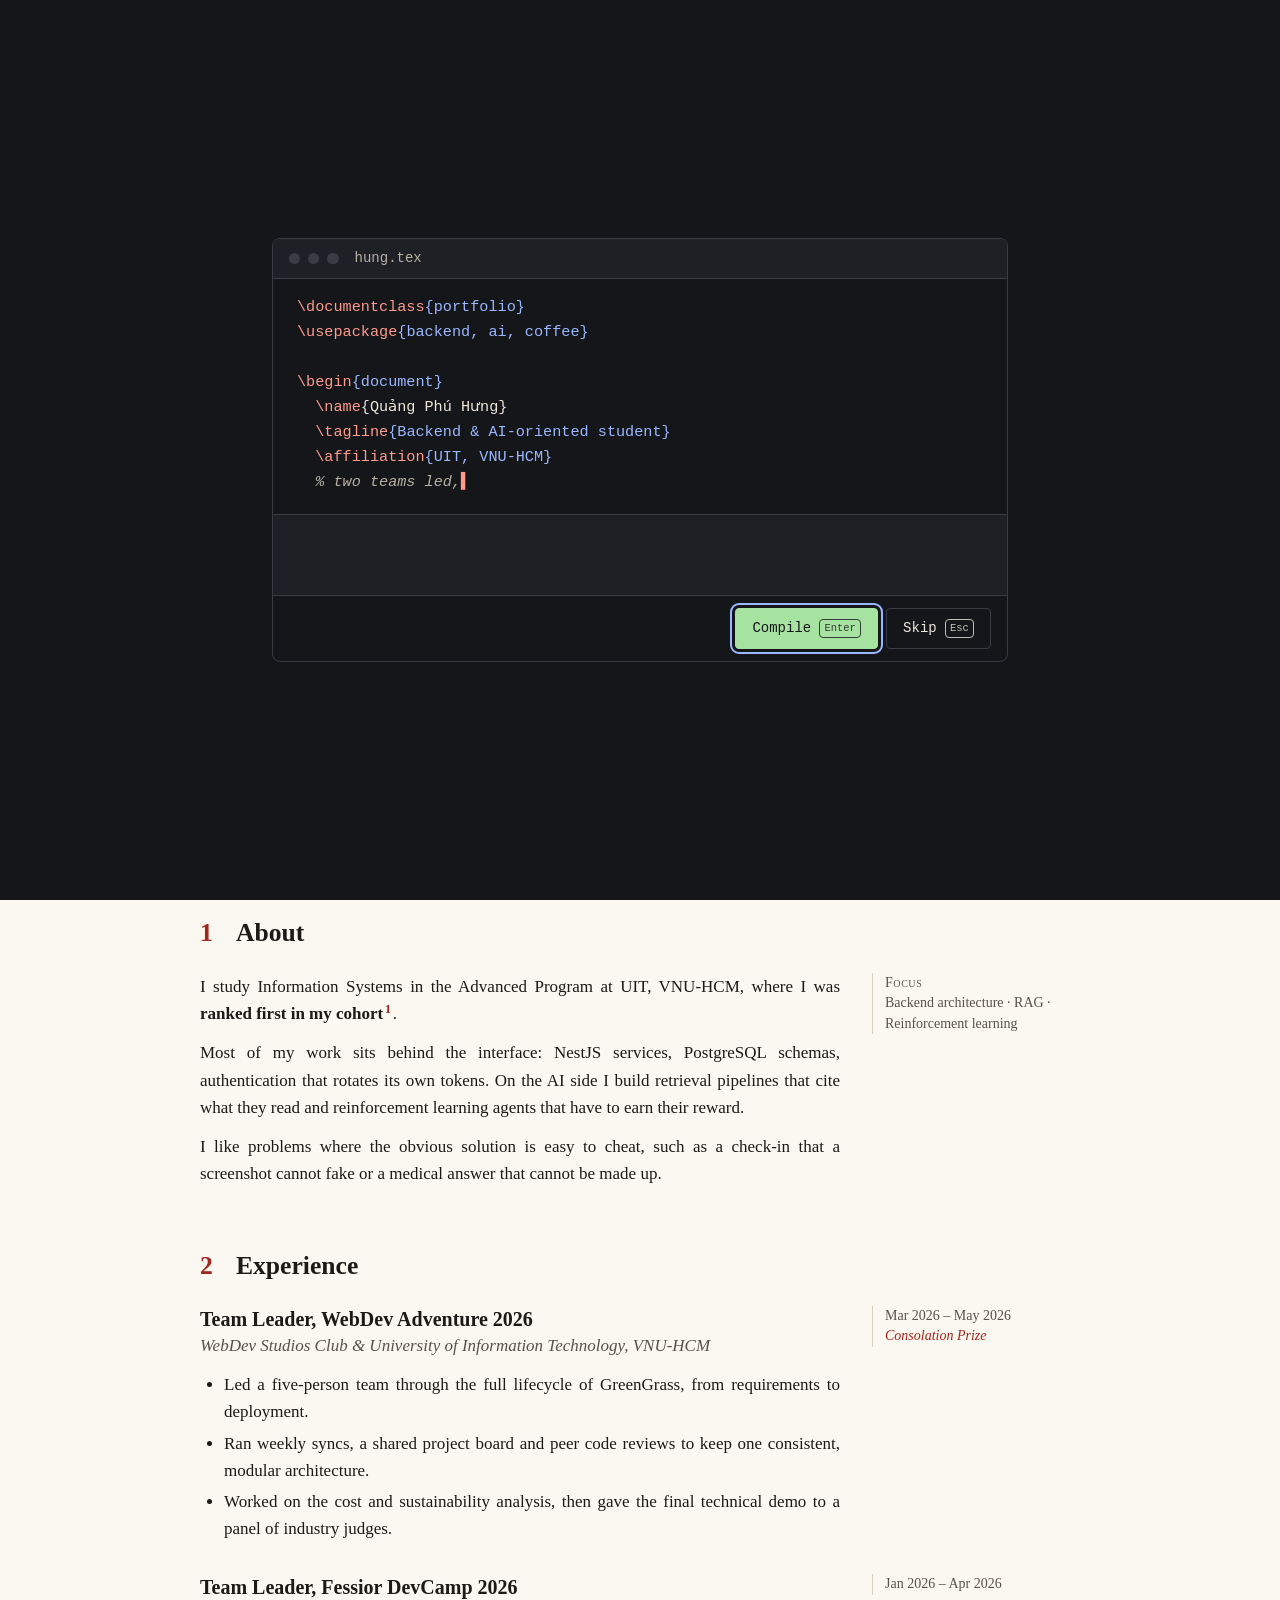
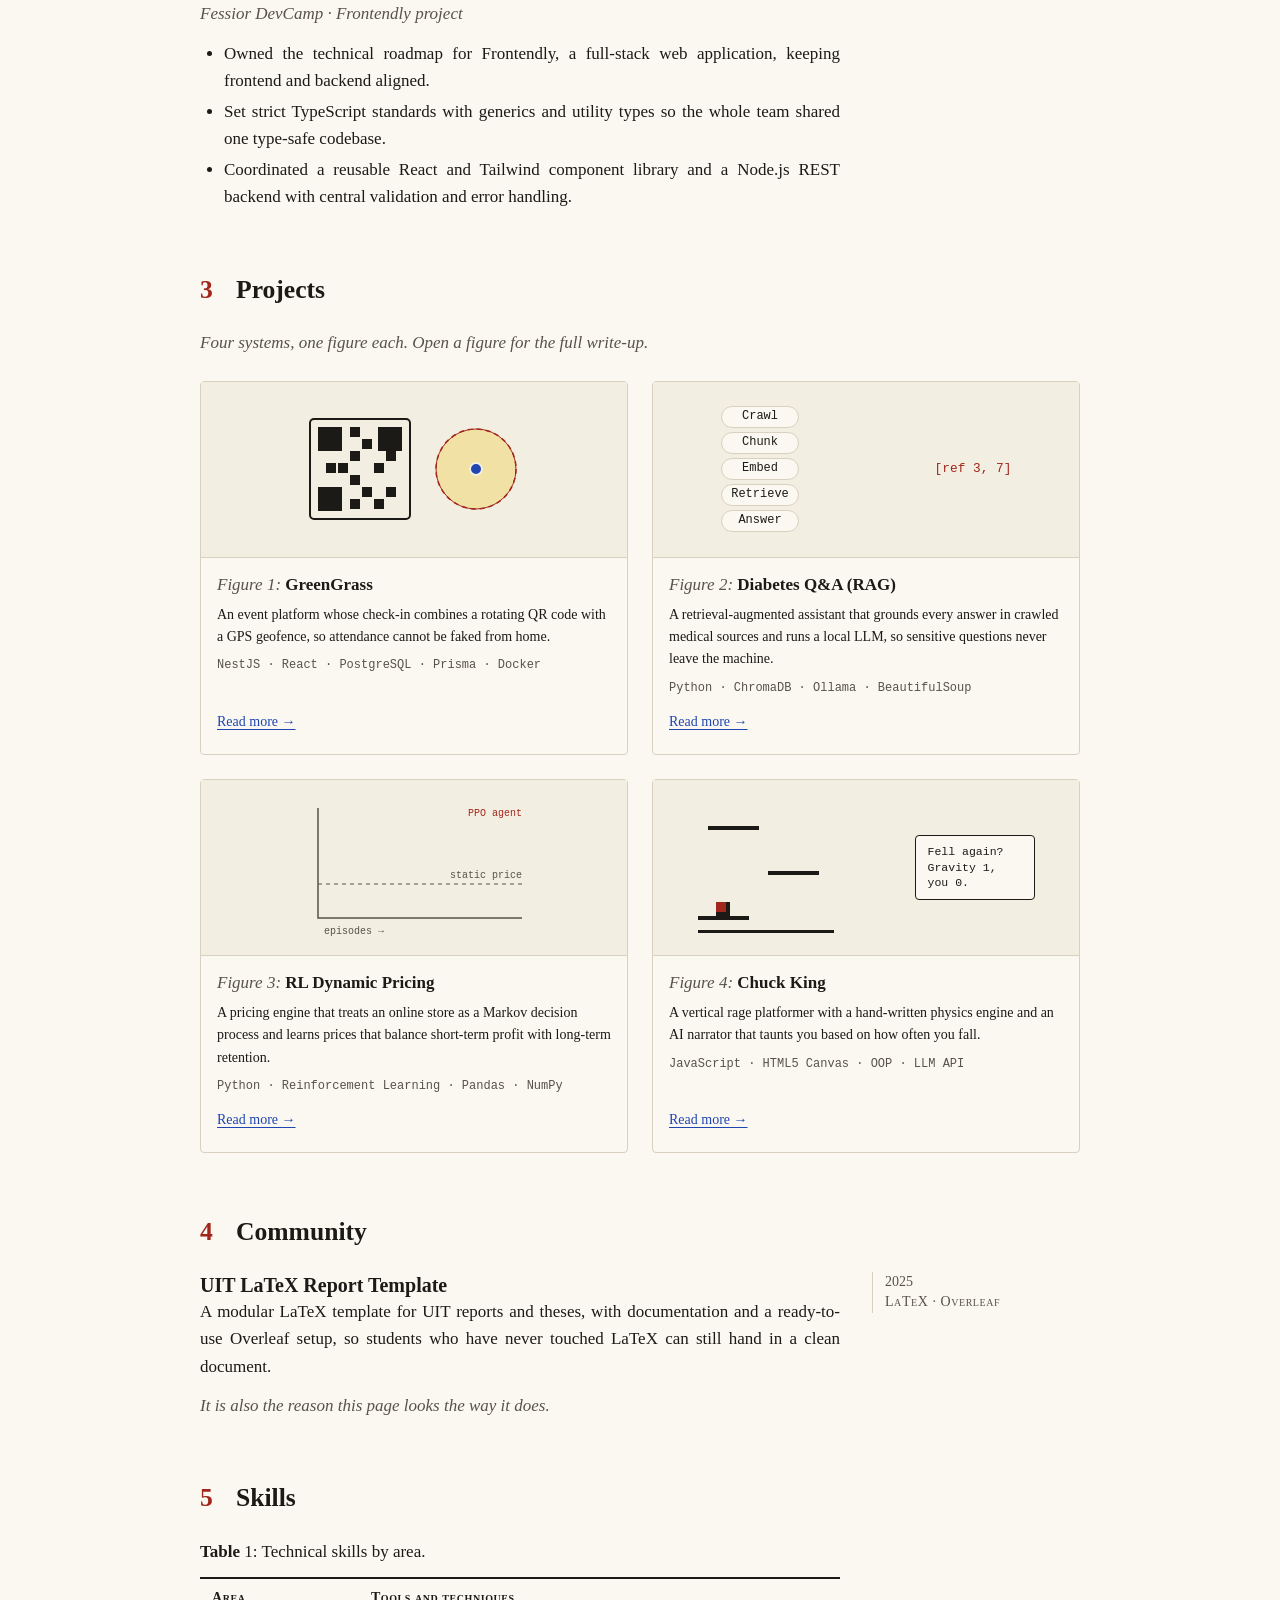
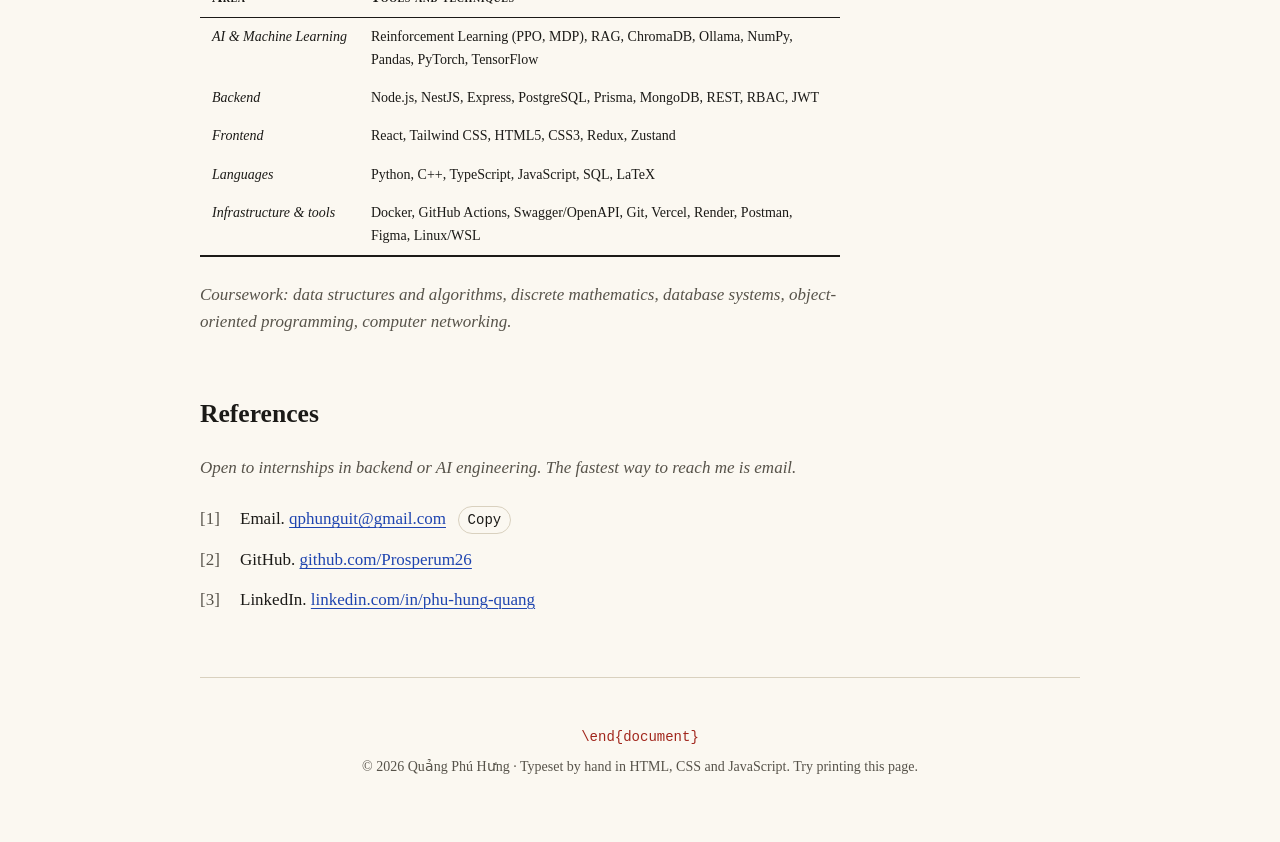
<file: Bonus/index.html>
<!DOCTYPE html>
<html lang="en">
<head>
  <meta charset="UTF-8">
  <meta name="viewport" content="width=device-width, initial-scale=1.0">
  <meta name="description" content="Quảng Phú Hưng — Information Systems student at UIT, VNU-HCM, building backend and AI-powered full-stack systems." data-i18n-content="meta.description">
  <title data-i18n="meta.title">Quảng Phú Hưng — Backend &amp; AI Developer</title>
  <link rel="icon" href="data:,">
  <link rel="stylesheet" href="css/tokens.css">
  <link rel="stylesheet" href="css/base.css">
  <link rel="stylesheet" href="css/intro.css">
  <link rel="stylesheet" href="css/figures.css">
  <link rel="stylesheet" href="css/source-mode.css">
  <link rel="stylesheet" href="css/print.css" media="print">
  <script src="js/intro-gate.js"></script>
  <script src="js/theme.js" defer></script>
  <script src="js/i18n.js" type="module"></script>
  <script src="js/compile-intro.js" type="module"></script>
  <script src="js/source-toggle.js" type="module"></script>
  <script src="js/figures.js" type="module"></script>
  <script src="js/copy-email.js" type="module"></script>
</head>
<body>
  <a href="#main-content" class="skip-link" data-intro-inert data-i18n="skip">Skip to main content</a>
  <div class="progress" aria-hidden="true"></div>

  <header class="masthead">
    <!-- Compile intro: hidden unless intro-gate.js added html.intro-pending 
     Noty: Mong thầy đọc được dòng này, em phát hiện mấy chỗ backdoor của thầy r :P-->
    <section class="intro" aria-label="Intro animation" data-i18n-label="intro.label" data-state="idle">
      <div class="intro-window">
        <p class="intro-titlebar" aria-hidden="true">
          <span class="intro-dot"></span><span class="intro-dot"></span><span class="intro-dot"></span>
          <span class="intro-file">hung.tex</span>
        </p>
        <pre class="intro-source" aria-hidden="true"><code></code></pre>
        <ol class="intro-log" aria-hidden="true"></ol>
        <p class="intro-actions">
          <button type="button" class="intro-compile">
            <span data-i18n="intro.compile">Compile</span> <kbd>Enter</kbd>
          </button>
          <button type="button" class="intro-skip">
            <span data-i18n="intro.skip">Skip</span> <kbd>Esc</kbd>
          </button>
        </p>
      </div>
    </section>

    <div class="toolbar" data-intro-inert>
      <div class="lang-switch" role="group" aria-label="Language" data-i18n-label="lang.label">
        <button type="button" class="lang-btn" data-lang="en" aria-pressed="true">EN</button>
        <button type="button" class="lang-btn" data-lang="vi" aria-pressed="false">VI</button>
      </div>
      <button type="button" id="theme-toggle" class="tool-btn" aria-pressed="false">
        <svg class="tool-icon" aria-hidden="true" focusable="false" width="18" height="18" viewBox="0 0 24 24" fill="none" stroke="currentColor" stroke-width="2" stroke-linecap="round" stroke-linejoin="round">
          <path d="M20 14.5A8 8 0 0 1 9.5 4a8 8 0 1 0 10.5 10.5z"/>
        </svg>
        <span data-i18n="tool.dark">Dark</span>
      </button>
      <button type="button" id="source-toggle" class="tool-btn" aria-pressed="false">
        <svg class="tool-icon" aria-hidden="true" focusable="false" width="18" height="18" viewBox="0 0 24 24" fill="none" stroke="currentColor" stroke-width="2" stroke-linecap="round" stroke-linejoin="round">
          <path d="M8 6l-6 6 6 6M16 6l6 6-6 6"/>
        </svg>
        <span data-i18n="tool.source">Source</span>
      </button>
    </div>

    <div class="title-block" data-intro-inert>
      <p class="kicker" data-i18n="kicker">Portfolio · Version 2026</p>
      <h1 class="title" data-tex="name"><span lang="vi">Quảng Phú Hưng</span></h1>
      <p class="subtitle" data-i18n="subtitle">Backend &amp; AI-oriented student building high-performance full-stack systems</p>
      <p class="affiliation">
        <span data-i18n="affiliation">Information Systems, University of Information Technology — VNU-HCM</span><br>
        <span data-i18n="location">Ho Chi Minh City, Vietnam</span> · <time datetime="2024">2024</time>–<time datetime="2028">2028</time>
      </p>

      <div class="abstract">
        <picture class="portrait">
          <source type="image/avif" srcset="assets/hero-avatar-320.avif 320w, assets/hero-avatar-640.avif 640w" sizes="7rem">
          <source type="image/webp" srcset="assets/hero-avatar-320.webp 320w, assets/hero-avatar-640.webp 640w" sizes="7rem">
          <img src="assets/hero-avatar-320.jpg" srcset="assets/hero-avatar-320.jpg 320w, assets/hero-avatar-640.jpg 640w" sizes="7rem"
               width="320" height="320" alt="Avatar: a cheetah cub looking up in golden grass" data-i18n-alt="avatar.alt"
               fetchpriority="high" decoding="async">
        </picture>
        <div class="abstract-body">
          <p class="abstract-label" data-i18n="abstract.label">Abstract</p>
          <p data-i18n="abstract.text">
            I design backend services that stay correct under pressure and AI pipelines
            that can show their sources. This document reports two team leaderships, four
            systems and one LaTeX template, typeset for the web.
          </p>
        </div>
      </div>
    </div>
  </header>

  <nav class="toc" aria-labelledby="toc-title" data-intro-inert>
    <h2 id="toc-title" class="toc-title" data-i18n="toc.title">Contents</h2>
    <ol>
      <li><a href="#about"><span data-i18n="sec.about">About</span><span class="leader" aria-hidden="true"></span></a></li>
      <li><a href="#experience"><span data-i18n="sec.experience">Experience</span><span class="leader" aria-hidden="true"></span></a></li>
      <li><a href="#projects"><span data-i18n="sec.projects">Projects</span><span class="leader" aria-hidden="true"></span></a></li>
      <li><a href="#community"><span data-i18n="sec.community">Community</span><span class="leader" aria-hidden="true"></span></a></li>
      <li><a href="#skills"><span data-i18n="sec.skills">Skills</span><span class="leader" aria-hidden="true"></span></a></li>
      <li><a href="#contact"><span data-i18n="sec.contact">References</span><span class="leader" aria-hidden="true"></span></a></li>
    </ol>
  </nav>

  <main id="main-content" data-intro-inert>
    <!-- §1 About -->
    <section id="about" class="sec" aria-labelledby="about-title">
      <h2 id="about-title" data-i18n="sec.about">About</h2>
      <div class="entry">
        <div class="entry-body">
          <p>
            <span data-i18n="about.p1a">I study Information Systems in the Advanced Program at UIT, VNU-HCM, where I was</span>
            <strong data-i18n="about.p1b">ranked first in my cohort</strong><button type="button" class="fn-ref" popovertarget="fn-1" aria-label="Footnote 1" data-i18n-label="fn.1.label">1</button><span data-i18n="about.p1c">.</span>
          </p>
          <p data-i18n="about.p2">
            Most of my work sits behind the interface: NestJS services, PostgreSQL schemas,
            authentication that rotates its own tokens. On the AI side I build retrieval
            pipelines that cite what they read and reinforcement learning agents that have to
            earn their reward.
          </p>
          <p data-i18n="about.p3">
            I like problems where the obvious solution is easy to cheat, such as a check-in
            that a screenshot cannot fake or a medical answer that cannot be made up.
          </p>
        </div>
        <p class="margin-note">
          <span class="note-label" data-i18n="about.note.label">Focus</span>
          <span data-i18n="about.note">Backend architecture · RAG · Reinforcement learning</span>
        </p>
      </div>
      <div id="fn-1" class="footnote" popover>
        <p><span class="fn-num">1</span> <span data-i18n="fn.1">Academic Excellence Scholarship, ranked 1st in Information Systems (Advanced Program), Semester 1, academic year 2025–2026.</span></p>
      </div>
    </section>

    <!-- §2 Experience -->
    <section id="experience" class="sec" aria-labelledby="experience-title">
      <h2 id="experience-title" data-i18n="sec.experience">Experience</h2>

      <article class="entry">
        <div class="entry-body">
          <h3>
            <span data-i18n="exp.wda.role">Team Leader</span>,
            <span data-i18n="exp.wda.event">WebDev Adventure 2026</span>
          </h3>
          <p class="entry-org" data-i18n="exp.wda.org">WebDev Studios Club &amp; University of Information Technology, VNU-HCM</p>
          <ul>
            <li data-i18n="exp.wda.b1">Led a five-person team through the full lifecycle of GreenGrass, from requirements to deployment.</li>
            <li data-i18n="exp.wda.b2">Ran weekly syncs, a shared project board and peer code reviews to keep one consistent, modular architecture.</li>
            <li data-i18n="exp.wda.b3">Worked on the cost and sustainability analysis, then gave the final technical demo to a panel of industry judges.</li>
          </ul>
        </div>
        <p class="margin-note">
          <time datetime="2026-03">Mar 2026</time> – <time datetime="2026-05">May 2026</time>
          <span class="note-award" data-i18n="exp.wda.award">Consolation Prize</span>
        </p>
      </article>

      <article class="entry">
        <div class="entry-body">
          <h3>
            <span data-i18n="exp.fdc.role">Team Leader</span>,
            <span data-i18n="exp.fdc.event">Fessior DevCamp 2026</span>
          </h3>
          <p class="entry-org" data-i18n="exp.fdc.org">Fessior DevCamp · Frontendly project</p>
          <ul>
            <li data-i18n="exp.fdc.b1">Owned the technical roadmap for Frontendly, a full-stack web application, keeping frontend and backend aligned.</li>
            <li data-i18n="exp.fdc.b2">Set strict TypeScript standards with generics and utility types so the whole team shared one type-safe codebase.</li>
            <li data-i18n="exp.fdc.b3">Coordinated a reusable React and Tailwind component library and a Node.js REST backend with central validation and error handling.</li>
          </ul>
        </div>
        <p class="margin-note">
          <time datetime="2026-01">Jan 2026</time> – <time datetime="2026-04">Apr 2026</time>
        </p>
      </article>
    </section>

    <!-- §3 Projects -->
    <section id="projects" class="sec" aria-labelledby="projects-title">
      <h2 id="projects-title" data-i18n="sec.projects">Projects</h2>
      <p class="sec-lead" data-i18n="projects.lead">Four systems, one figure each. Open a figure for the full write-up.</p>

      <div class="figures">
        <!-- Figure 1: GreenGrass -->
        <figure class="fig" id="fig-greengrass">
          <div class="fig-art art-geo" aria-hidden="true">
            <svg viewBox="0 0 240 150" width="240" height="150">
              <g class="qr">
                <rect class="qr-frame" x="16" y="25" width="100" height="100" rx="4"/>
                <rect class="qr-eye" x="24" y="33" width="24" height="24"/>
                <rect class="qr-eye" x="84" y="33" width="24" height="24"/>
                <rect class="qr-eye" x="24" y="93" width="24" height="24"/>
                <rect class="qr-cell c1" x="56" y="33" width="10" height="10"/>
                <rect class="qr-cell c2" x="68" y="45" width="10" height="10"/>
                <rect class="qr-cell c3" x="56" y="57" width="10" height="10"/>
                <rect class="qr-cell c4" x="32" y="69" width="10" height="10"/>
                <rect class="qr-cell c5" x="80" y="69" width="10" height="10"/>
                <rect class="qr-cell c6" x="56" y="81" width="10" height="10"/>
                <rect class="qr-cell c7" x="68" y="93" width="10" height="10"/>
                <rect class="qr-cell c8" x="92" y="93" width="10" height="10"/>
                <rect class="qr-cell c9" x="80" y="105" width="10" height="10"/>
                <rect class="qr-cell c10" x="56" y="105" width="10" height="10"/>
                <rect class="qr-cell c11" x="44" y="69" width="10" height="10"/>
                <rect class="qr-cell c12" x="92" y="57" width="10" height="10"/>
              </g>
              <g class="geo">
                <circle class="geo-zone" cx="182" cy="75" r="40"/>
                <circle class="geo-pulse" cx="182" cy="75" r="40"/>
                <circle class="geo-center" cx="182" cy="75" r="3"/>
                <circle class="geo-user" cx="182" cy="75" r="6"/>
              </g>
            </svg>
          </div>
          <figcaption>
            <h3 class="fig-title">GreenGrass</h3>
            <p data-i18n="p.gg.cap">An event platform whose check-in combines a rotating QR code with a GPS geofence, so attendance cannot be faked from home.</p>
            <p class="fig-stack">NestJS · React · PostgreSQL · Prisma · Docker</p>
            <button type="button" class="fig-open" data-dialog="dlg-greengrass" aria-label="Read more about GreenGrass" data-i18n-label="p.gg.open"><span data-i18n="p.open">Read more</span> →</button>
          </figcaption>
        </figure>

        <!-- Figure 2: Diabetes RAG -->
        <figure class="fig" id="fig-rag">
          <div class="fig-art art-rag" aria-hidden="true">
            <ol class="rag-flow">
              <li data-i18n="p.rag.s1">Crawl</li>
              <li data-i18n="p.rag.s2">Chunk</li>
              <li data-i18n="p.rag.s3">Embed</li>
              <li data-i18n="p.rag.s4">Retrieve</li>
              <li data-i18n="p.rag.s5">Answer</li>
            </ol>
            <p class="rag-cite">[ref 3, 7]</p>
          </div>
          <figcaption>
            <h3 class="fig-title" data-i18n="p.rag.title">Diabetes Q&amp;A (RAG)</h3>
            <p data-i18n="p.rag.cap">A retrieval-augmented assistant that grounds every answer in crawled medical sources and runs a local LLM, so sensitive questions never leave the machine.</p>
            <p class="fig-stack">Python · ChromaDB · Ollama · BeautifulSoup</p>
            <button type="button" class="fig-open" data-dialog="dlg-rag" aria-label="Read more about Diabetes Q&amp;A" data-i18n-label="p.rag.open"><span data-i18n="p.open">Read more</span> →</button>
          </figcaption>
        </figure>

        <!-- Figure 3: RL Pricing -->
        <figure class="fig" id="fig-rl">
          <div class="fig-art art-rl" aria-hidden="true">
            <svg viewBox="0 0 240 150" width="240" height="150">
              <path class="rl-axis" d="M24 16 V126 H228"/>
              <path class="rl-static" d="M24 92 H228"/>
              <path class="rl-curve" pathLength="1" d="M24 120 L40 112 L52 116 L66 100 L78 104 L92 86 L104 90 L118 70 L130 74 L144 58 L158 52 L172 44 L186 40 L200 34 L214 32 L228 30"/>
              <text class="rl-label" x="228" y="24" text-anchor="end">PPO agent</text>
              <text class="rl-label rl-label-muted" x="228" y="86" text-anchor="end" data-i18n="p.rl.static">static price</text>
              <text class="rl-label rl-label-muted" x="30" y="142" data-i18n="p.rl.ep">episodes →</text>
            </svg>
          </div>
          <figcaption>
            <h3 class="fig-title" data-i18n="p.rl.title">RL Dynamic Pricing</h3>
            <p data-i18n="p.rl.cap">A pricing engine that treats an online store as a Markov decision process and learns prices that balance short-term profit with long-term retention.</p>
            <p class="fig-stack">Python · Reinforcement Learning · Pandas · NumPy</p>
            <button type="button" class="fig-open" data-dialog="dlg-rl" aria-label="Read more about RL Dynamic Pricing" data-i18n-label="p.rl.open"><span data-i18n="p.open">Read more</span> →</button>
          </figcaption>
        </figure>

        <!-- Figure 4: Chuck King -->
        <figure class="fig" id="fig-chuck">
          <div class="fig-art art-chuck" aria-hidden="true">
            <div class="tower">
              <span class="ledge l1"></span>
              <span class="ledge l2"></span>
              <span class="ledge l3"></span>
              <span class="chuck"></span>
            </div>
            <p class="taunt" data-i18n="p.ck.taunt">Fell again? Gravity 1, you 0.</p>
          </div>
          <figcaption>
            <h3 class="fig-title">Chuck King</h3>
            <p data-i18n="p.ck.cap">A vertical rage platformer with a hand-written physics engine and an AI narrator that taunts you based on how often you fall.</p>
            <p class="fig-stack">JavaScript · HTML5 Canvas · OOP · LLM API</p>
            <button type="button" class="fig-open" data-dialog="dlg-chuck" aria-label="Read more about Chuck King" data-i18n-label="p.ck.open"><span data-i18n="p.open">Read more</span> →</button>
          </figcaption>
        </figure>
      </div>

      <!-- Project detail dialogs -->
      <dialog id="dlg-greengrass" class="paper-dialog" aria-labelledby="dlg-greengrass-title">
        <p class="dlg-meta"><span data-i18n="p.fig">Figure</span> 1 · <time datetime="2026-03">Mar</time>–<time datetime="2026-05">May 2026</time></p>
        <h3 id="dlg-greengrass-title">GreenGrass</h3>
        <ul>
          <li data-i18n="p.gg.d1">Modular NestJS backend and responsive React frontend for event organisers and participants.</li>
          <li data-i18n="p.gg.d2">JWT authentication with refresh-token rotation and role-based access control.</li>
          <li data-i18n="p.gg.d3">Anti-fraud check-in: a QR code that rotates every few seconds plus GPS geofencing to prove physical presence.</li>
          <li data-i18n="p.gg.d4">PostgreSQL schemas with Prisma for type-safe queries and migrations; CI/CD on GitHub Actions, Cloudinary assets, Swagger docs.</li>
        </ul>
        <p class="dlg-links">
          <a href="https://github.com/Prosperum26/greengrass-backend" data-i18n="p.gg.l1">Backend source on GitHub</a>
          <a href="https://github.com/Prosperum26/greengrass-frontend" data-i18n="p.gg.l2">Frontend source on GitHub</a>
        </p>
        <form method="dialog"><button type="submit" class="dlg-close" data-i18n="p.close">Close</button></form>
      </dialog>

      <dialog id="dlg-rag" class="paper-dialog" aria-labelledby="dlg-rag-title">
        <p class="dlg-meta"><span data-i18n="p.fig">Figure</span> 2 · <time datetime="2025-11">Nov 2025</time>–<time datetime="2026-02">Feb 2026</time></p>
        <h3 id="dlg-rag-title" data-i18n="p.rag.title">Diabetes Q&amp;A (RAG)</h3>
        <ul>
          <li data-i18n="p.rag.d1">Retrieval-augmented generation to stop LLM hallucinations in a medical domain: answers come with the passages they rely on.</li>
          <li data-i18n="p.rag.d2">Data pipeline: BeautifulSoup crawler, custom cleaning for medical PDF and HTML, semantic chunking.</li>
          <li data-i18n="p.rag.d3">Vector embeddings in ChromaDB for fast similarity search over the knowledge base.</li>
          <li data-i18n="p.rag.d4">Local inference through Ollama: no external API ever sees a patient's question.</li>
        </ul>
        <p class="dlg-links">
          <a href="https://github.com/Prosperum26/qna-systeam-diabetes-rag" data-i18n="p.src">Source code on GitHub</a>
        </p>
        <form method="dialog"><button type="submit" class="dlg-close" data-i18n="p.close">Close</button></form>
      </dialog>

      <dialog id="dlg-rl" class="paper-dialog" aria-labelledby="dlg-rl-title">
        <p class="dlg-meta"><span data-i18n="p.fig">Figure</span> 3 · <time datetime="2026">2026</time></p>
        <h3 id="dlg-rl-title" data-i18n="p.rl.title">RL Dynamic Pricing</h3>
        <ul>
          <li data-i18n="p.rl.d1">An agent that sets product prices in real time from demand and competitor signals.</li>
          <li data-i18n="p.rl.d2">The store is modelled as a Markov decision process with a reward that weighs today's profit against customer retention.</li>
          <li data-i18n="p.rl.d3">Demand forecasting in NumPy and Pandas feeds the agent its state.</li>
          <li data-i18n="p.rl.d4">Simulations show the agent converging on a better strategy than static pricing.</li>
        </ul>
        <p class="dlg-links">
          <a href="https://github.com/Prosperum26/rl-dynamic-pricing" data-i18n="p.src">Source code on GitHub</a>
        </p>
        <form method="dialog"><button type="submit" class="dlg-close" data-i18n="p.close">Close</button></form>
      </dialog>

      <dialog id="dlg-chuck" class="paper-dialog" aria-labelledby="dlg-chuck-title">
        <p class="dlg-meta"><span data-i18n="p.fig">Figure</span> 4 · <time datetime="2025">2025</time></p>
        <h3 id="dlg-chuck-title">Chuck King</h3>
        <ul>
          <li data-i18n="p.ck.d1">A 2D vertical platformer on HTML5 Canvas with a custom physics engine for gravity and collisions.</li>
          <li data-i18n="p.ck.d2">Object-oriented, event-driven architecture, so new levels and mechanics plug in without rewrites.</li>
          <li data-i18n="p.ck.d3">An adaptive narrator watches how often you fall or idle and calls an LLM for a fitting taunt.</li>
        </ul>
        <p class="dlg-links">
          <a href="https://github.com/Prosperum26/chuck-king" data-i18n="p.src">Source code on GitHub</a>
        </p>
        <form method="dialog"><button type="submit" class="dlg-close" data-i18n="p.close">Close</button></form>
      </dialog>
    </section>

    <!-- §4 Community -->
    <section id="community" class="sec" aria-labelledby="community-title">
      <h2 id="community-title" data-i18n="sec.community">Community</h2>
      <article class="entry">
        <div class="entry-body">
          <h3 data-i18n="com.title">UIT LaTeX Report Template</h3>
          <p data-i18n="com.p1">A modular LaTeX template for UIT reports and theses, with documentation and a ready-to-use Overleaf setup, so students who have never touched LaTeX can still hand in a clean document.</p>
          <p class="aside-line" data-i18n="com.p2">It is also the reason this page looks the way it does.</p>
        </div>
        <p class="margin-note">
          <time datetime="2025">2025</time>
          <span class="note-label">LaTeX · Overleaf</span>
        </p>
      </article>
    </section>

    <!-- §5 Skills -->
    <section id="skills" class="sec" aria-labelledby="skills-title">
      <h2 id="skills-title" data-i18n="sec.skills">Skills</h2>
      <div class="table-wrap">
        <table class="booktabs">
          <caption><span class="tab-num" data-i18n="skills.tab">Table</span> 1: <span data-i18n="skills.caption">Technical skills by area.</span></caption>
          <thead>
            <tr>
              <th scope="col" data-i18n="skills.col1">Area</th>
              <th scope="col" data-i18n="skills.col2">Tools and techniques</th>
            </tr>
          </thead>
          <tbody>
            <tr>
              <th scope="row" data-i18n="skills.ai">AI &amp; Machine Learning</th>
              <td>Reinforcement Learning (PPO, MDP), RAG, ChromaDB, Ollama, NumPy, Pandas, PyTorch, TensorFlow</td>
            </tr>
            <tr>
              <th scope="row" data-i18n="skills.be">Backend</th>
              <td>Node.js, NestJS, Express, PostgreSQL, Prisma, MongoDB, REST, RBAC, JWT</td>
            </tr>
            <tr>
              <th scope="row" data-i18n="skills.fe">Frontend</th>
              <td>React, Tailwind CSS, HTML5, CSS3, Redux, Zustand</td>
            </tr>
            <tr>
              <th scope="row" data-i18n="skills.lang">Languages</th>
              <td>Python, C++, TypeScript, JavaScript, SQL, LaTeX</td>
            </tr>
            <tr>
              <th scope="row" data-i18n="skills.infra">Infrastructure &amp; tools</th>
              <td>Docker, GitHub Actions, Swagger/OpenAPI, Git, Vercel, Render, Postman, Figma, Linux/WSL</td>
            </tr>
          </tbody>
        </table>
      </div>
      <p class="sec-lead" data-i18n="skills.course">Coursework: data structures and algorithms, discrete mathematics, database systems, object-oriented programming, computer networking.</p>
    </section>

    <!-- References = contact -->
    <section id="contact" class="sec" aria-labelledby="contact-title">
      <h2 id="contact-title" data-i18n="sec.contact">References</h2>
      <p class="sec-lead" data-i18n="contact.lead">Open to internships in backend or AI engineering. The fastest way to reach me is email.</p>
      <ol class="refs">
        <li>
          <span data-i18n="ref.email">Email</span>.
          <a href="mailto:qphunguit@gmail.com">qphunguit@gmail.com</a>
          <button type="button" class="copy-btn" data-copy="qphunguit@gmail.com" data-i18n="ref.copy">Copy</button>
        </li>
        <li>
          GitHub. <a href="https://github.com/Prosperum26">github.com/Prosperum26</a>
        </li>
        <li>
          LinkedIn. <a href="https://www.linkedin.com/in/phu-hung-quang">linkedin.com/in/phu-hung-quang</a>
        </li>
      </ol>
      <p class="toast" role="status" aria-live="polite"></p>
    </section>
  </main>

  <footer class="colophon" data-intro-inert>
    <p class="end-doc" aria-hidden="true">\end{document}</p>
    <p>
      © <time datetime="2026">2026</time> <span lang="vi">Quảng Phú Hưng</span> ·
      <span data-i18n="footer.typeset">Typeset by hand in HTML, CSS and JavaScript. Try printing this page.</span>
    </p>
  </footer>
</body>
</html>
</file>
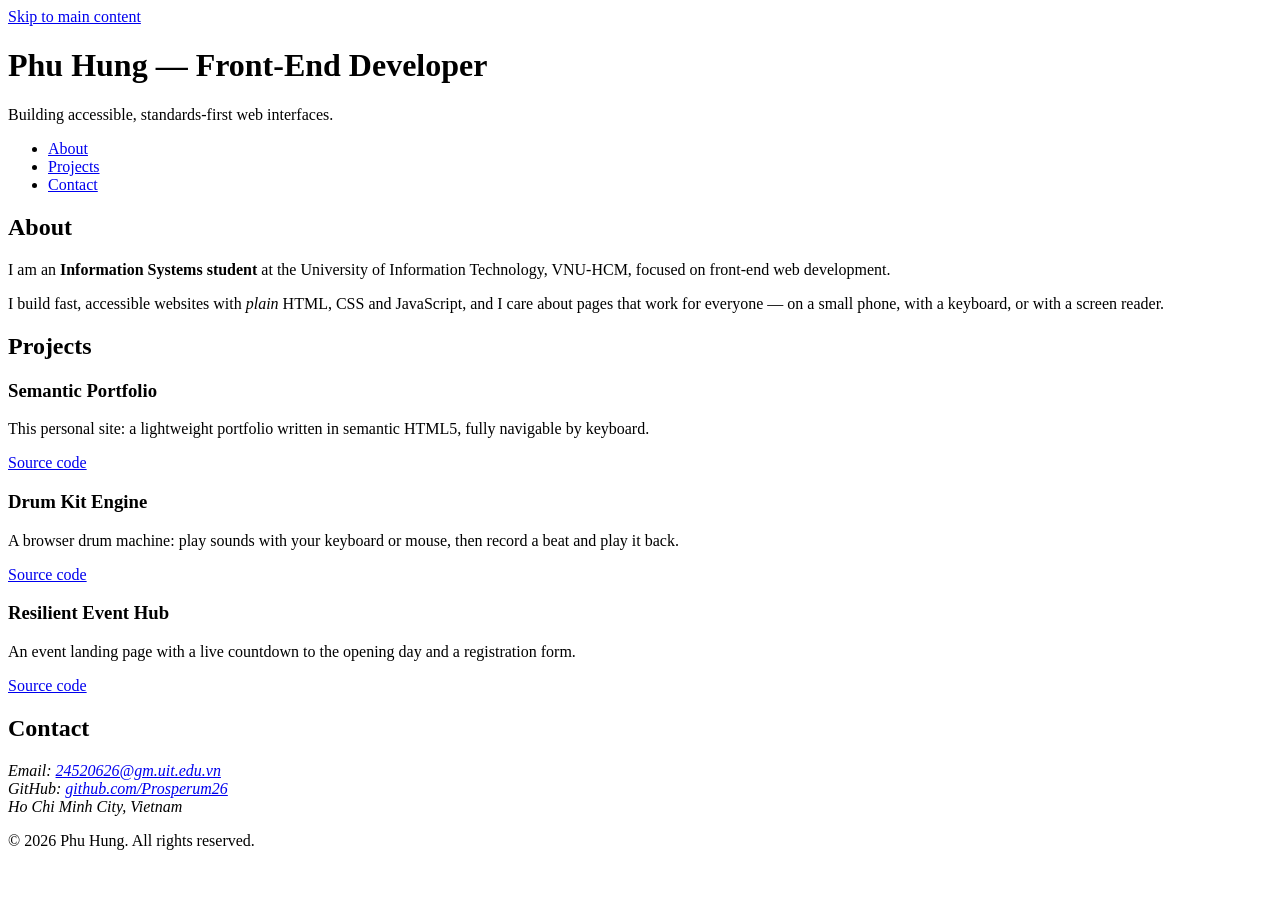
<file: Exercise_1/index.html>
<!DOCTYPE html>
<html lang="en">
<head>
  <meta charset="UTF-8">
  <meta name="viewport" content="width=device-width, initial-scale=1.0">
  <meta name="description" content="Personal portfolio of Phu Hung, Information Systems student and front-end developer.">
  <title>Phu Hung | Developer Portfolio</title>
</head>
<body>
  <a href="#main-content" class="skip-link">Skip to main content</a>

  <header>
    <h1>Phu Hung &mdash; Front-End Developer</h1>
    <p>Building accessible, standards-first web interfaces.</p>
  </header>

  <nav aria-label="Primary">
    <ul>
      <li><a href="#about">About</a></li>
      <li><a href="#projects">Projects</a></li>
      <li><a href="#contact">Contact</a></li>
    </ul>
  </nav>

  <main id="main-content">
    <section id="about" aria-labelledby="about-title">
      <h2 id="about-title">About</h2>
      <p>
        I am an <strong>Information Systems student</strong> at the University of
        Information Technology, VNU-HCM, focused on front-end web development.
      </p>
      <p>
        I build fast, accessible websites with <em>plain</em> HTML, CSS and
        JavaScript, and I care about pages that work for everyone &mdash; on a
        small phone, with a keyboard, or with a screen reader.
      </p>
    </section>

    <section id="projects" aria-labelledby="projects-title">
      <h2 id="projects-title">Projects</h2>

      <article>
        <header>
          <h3>Semantic Portfolio</h3>
        </header>
        <p>
          This personal site: a lightweight portfolio written in semantic HTML5,
          fully navigable by keyboard.
        </p>
        <footer>
          <a href="https://github.com/Prosperum26/MSIS207_Lab1/tree/main/Exercise_1"
             aria-label="Source code of Semantic Portfolio on GitHub">Source code</a>
        </footer>
      </article>

      <article>
        <header>
          <h3>Drum Kit Engine</h3>
        </header>
        <p>
          A browser drum machine: play sounds with your keyboard or mouse, then
          record a beat and play it back.
        </p>
        <footer>
          <a href="https://github.com/Prosperum26/MSIS207_Lab1/tree/main/HW2_DrumKit"
             aria-label="Source code of Drum Kit Engine on GitHub">Source code</a>
        </footer>
      </article>

      <article>
        <header>
          <h3>Resilient Event Hub</h3>
        </header>
        <p>
          An event landing page with a live countdown to the opening day and a
          registration form.
        </p>
        <footer>
          <a href="https://github.com/Prosperum26/MSIS207_Lab1/tree/main/HW3_EventHub"
             aria-label="Source code of Resilient Event Hub on GitHub">Source code</a>
        </footer>
      </article>
    </section>

    <section id="contact" aria-labelledby="contact-title">
      <h2 id="contact-title">Contact</h2>
      <address>
        Email: <a href="mailto:24520626@gm.uit.edu.vn">24520626@gm.uit.edu.vn</a><br>
        GitHub: <a href="https://github.com/Prosperum26">github.com/Prosperum26</a><br>
        Ho Chi Minh City, Vietnam
      </address>
    </section>
  </main>

  <footer>
    <p>&copy; 2026 Phu Hung. All rights reserved.</p>
  </footer>
</body>
</html>
</file>
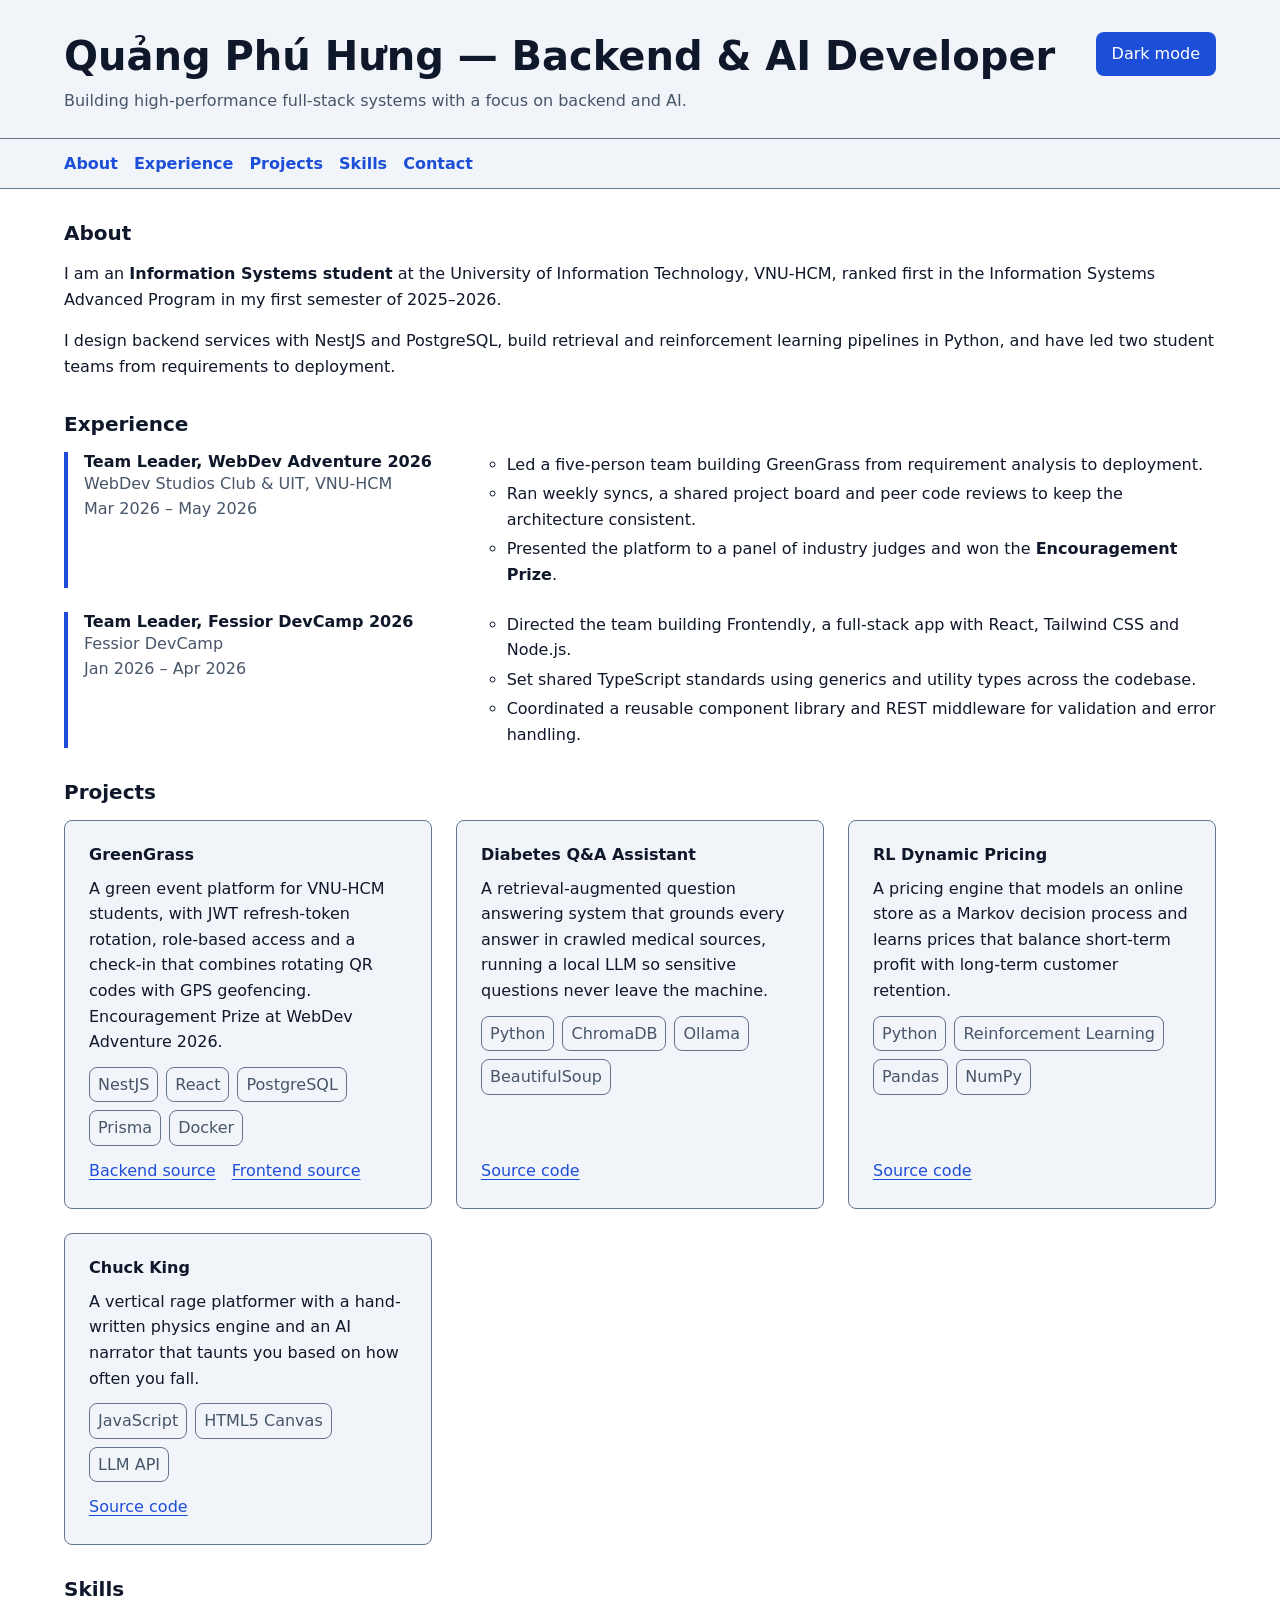
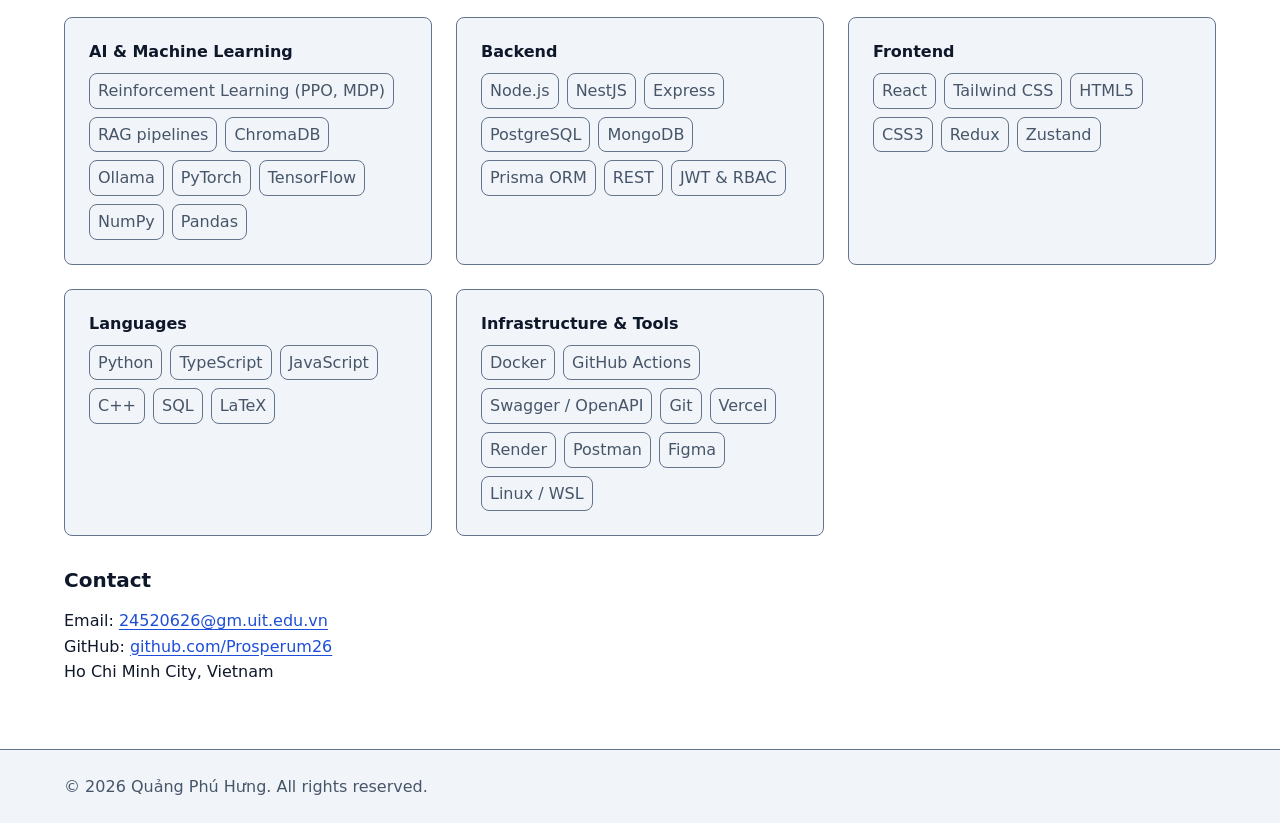
<file: Exercise_2/index.html>
<!DOCTYPE html>
<html lang="en">
<head>
  <meta charset="UTF-8">
  <meta name="viewport" content="width=device-width, initial-scale=1.0">
  <meta name="description" content="Portfolio of Quảng Phú Hưng, Information Systems student building backend and AI-powered full-stack systems.">
  <title>Quảng Phú Hưng | Backend &amp; AI Developer</title>
  <link rel="icon" href="data:,">
  <link rel="stylesheet" href="css/tokens.css">
  <link rel="stylesheet" href="css/layout.css">
  <script src="js/theme.js" defer></script>
</head>
<body>
  <a href="#main-content" class="skip-link">Skip to main content</a>

  <header>
    <h1><span lang="vi">Quảng Phú Hưng</span> &mdash; Backend &amp; AI Developer</h1>
    <p>Building high-performance full-stack systems with a focus on backend and AI.</p>
    <button type="button" id="theme-toggle" aria-pressed="false">Dark mode</button>
  </header>

  <nav aria-label="Primary">
    <ul>
      <li><a href="#about">About</a></li>
      <li><a href="#experience">Experience</a></li>
      <li><a href="#projects">Projects</a></li>
      <li><a href="#skills">Skills</a></li>
      <li><a href="#contact">Contact</a></li>
    </ul>
  </nav>

  <main id="main-content">
    <section id="about" aria-labelledby="about-title">
      <h2 id="about-title">About</h2>
      <p>
        I am an <strong>Information Systems student</strong> at the University of
        Information Technology, VNU-HCM, ranked first in the Information Systems
        Advanced Program in my first semester of 2025&ndash;2026.
      </p>
      <p>
        I design backend services with NestJS and PostgreSQL, build retrieval and
        reinforcement learning pipelines in Python, and have led two student teams
        from requirements to deployment.
      </p>
    </section>

    <section id="experience" aria-labelledby="experience-title">
      <h2 id="experience-title">Experience</h2>

      <ol class="timeline">
        <li>
          <article class="experience-item">
            <header>
              <h3>Team Leader, WebDev Adventure 2026</h3>
              <p class="experience-meta">
                WebDev Studios Club &amp; UIT, VNU-HCM<br>
                <time datetime="2026-03">Mar 2026</time> &ndash; <time datetime="2026-05">May 2026</time>
              </p>
            </header>
            <ul>
              <li>Led a five-person team building GreenGrass from requirement analysis to deployment.</li>
              <li>Ran weekly syncs, a shared project board and peer code reviews to keep the architecture consistent.</li>
              <li>Presented the platform to a panel of industry judges and won the <strong>Encouragement Prize</strong>.</li>
            </ul>
          </article>
        </li>

        <li>
          <article class="experience-item">
            <header>
              <h3>Team Leader, Fessior DevCamp 2026</h3>
              <p class="experience-meta">
                Fessior DevCamp<br>
                <time datetime="2026-01">Jan 2026</time> &ndash; <time datetime="2026-04">Apr 2026</time>
              </p>
            </header>
            <ul>
              <li>Directed the team building Frontendly, a full-stack app with React, Tailwind CSS and Node.js.</li>
              <li>Set shared TypeScript standards using generics and utility types across the codebase.</li>
              <li>Coordinated a reusable component library and REST middleware for validation and error handling.</li>
            </ul>
          </article>
        </li>
      </ol>
    </section>

    <section id="projects" aria-labelledby="projects-title">
      <h2 id="projects-title">Projects</h2>

      <ul class="project-grid">
        <li>
          <article class="project-card">
            <header>
              <h3>GreenGrass</h3>
            </header>
            <p>
              A green event platform for VNU-HCM students, with JWT refresh-token
              rotation, role-based access and a check-in that combines rotating QR
              codes with GPS geofencing. Encouragement Prize at WebDev Adventure 2026.
            </p>
            <ul class="tag-list" aria-label="Tech stack">
              <li>NestJS</li>
              <li>React</li>
              <li>PostgreSQL</li>
              <li>Prisma</li>
              <li>Docker</li>
            </ul>
            <footer>
              <a href="https://github.com/Prosperum26/greengrass-backend"
                 aria-label="Backend source of GreenGrass on GitHub">Backend source</a>
              <a href="https://github.com/Prosperum26/greengrass-frontend"
                 aria-label="Frontend source of GreenGrass on GitHub">Frontend source</a>
            </footer>
          </article>
        </li>

        <li>
          <article class="project-card">
            <header>
              <h3>Diabetes Q&amp;A Assistant</h3>
            </header>
            <p>
              A retrieval-augmented question answering system that grounds every
              answer in crawled medical sources, running a local LLM so sensitive
              questions never leave the machine.
            </p>
            <ul class="tag-list" aria-label="Tech stack">
              <li>Python</li>
              <li>ChromaDB</li>
              <li>Ollama</li>
              <li>BeautifulSoup</li>
            </ul>
            <footer>
              <a href="https://github.com/Prosperum26/qna-systeam-diabetes-rag"
                 aria-label="Source code of Diabetes Q&amp;A Assistant on GitHub">Source code</a>
            </footer>
          </article>
        </li>

        <li>
          <article class="project-card">
            <header>
              <h3>RL Dynamic Pricing</h3>
            </header>
            <p>
              A pricing engine that models an online store as a Markov decision
              process and learns prices that balance short-term profit with
              long-term customer retention.
            </p>
            <ul class="tag-list" aria-label="Tech stack">
              <li>Python</li>
              <li>Reinforcement Learning</li>
              <li>Pandas</li>
              <li>NumPy</li>
            </ul>
            <footer>
              <a href="https://github.com/Prosperum26/rl-dynamic-pricing"
                 aria-label="Source code of RL Dynamic Pricing on GitHub">Source code</a>
            </footer>
          </article>
        </li>

        <li>
          <article class="project-card">
            <header>
              <h3>Chuck King</h3>
            </header>
            <p>
              A vertical rage platformer with a hand-written physics engine and an
              AI narrator that taunts you based on how often you fall.
            </p>
            <ul class="tag-list" aria-label="Tech stack">
              <li>JavaScript</li>
              <li>HTML5 Canvas</li>
              <li>LLM API</li>
            </ul>
            <footer>
              <a href="https://github.com/Prosperum26/chuck-king"
                 aria-label="Source code of Chuck King on GitHub">Source code</a>
            </footer>
          </article>
        </li>
      </ul>
    </section>

    <section id="skills" aria-labelledby="skills-title">
      <h2 id="skills-title">Skills</h2>

      <ul class="skill-grid">
        <li class="skill-group">
          <h3>AI &amp; Machine Learning</h3>
          <ul class="tag-list">
            <li>Reinforcement Learning (PPO, MDP)</li>
            <li>RAG pipelines</li>
            <li>ChromaDB</li>
            <li>Ollama</li>
            <li>PyTorch</li>
            <li>TensorFlow</li>
            <li>NumPy</li>
            <li>Pandas</li>
          </ul>
        </li>

        <li class="skill-group">
          <h3>Backend</h3>
          <ul class="tag-list">
            <li>Node.js</li>
            <li>NestJS</li>
            <li>Express</li>
            <li>PostgreSQL</li>
            <li>MongoDB</li>
            <li>Prisma ORM</li>
            <li>REST</li>
            <li>JWT &amp; RBAC</li>
          </ul>
        </li>

        <li class="skill-group">
          <h3>Frontend</h3>
          <ul class="tag-list">
            <li>React</li>
            <li>Tailwind CSS</li>
            <li>HTML5</li>
            <li>CSS3</li>
            <li>Redux</li>
            <li>Zustand</li>
          </ul>
        </li>

        <li class="skill-group">
          <h3>Languages</h3>
          <ul class="tag-list">
            <li>Python</li>
            <li>TypeScript</li>
            <li>JavaScript</li>
            <li>C++</li>
            <li>SQL</li>
            <li>LaTeX</li>
          </ul>
        </li>

        <li class="skill-group">
          <h3>Infrastructure &amp; Tools</h3>
          <ul class="tag-list">
            <li>Docker</li>
            <li>GitHub Actions</li>
            <li>Swagger / OpenAPI</li>
            <li>Git</li>
            <li>Vercel</li>
            <li>Render</li>
            <li>Postman</li>
            <li>Figma</li>
            <li>Linux / WSL</li>
          </ul>
        </li>
      </ul>
    </section>

    <section id="contact" aria-labelledby="contact-title">
      <h2 id="contact-title">Contact</h2>
      <address>
        Email: <a href="mailto:24520626@gm.uit.edu.vn">24520626@gm.uit.edu.vn</a><br>
        GitHub: <a href="https://github.com/Prosperum26">github.com/Prosperum26</a><br>
        Ho Chi Minh City, Vietnam
      </address>
    </section>
  </main>

  <footer>
    <p>&copy; 2026 <span lang="vi">Quảng Phú Hưng</span>. All rights reserved.</p>
  </footer>
</body>
</html>
</file>
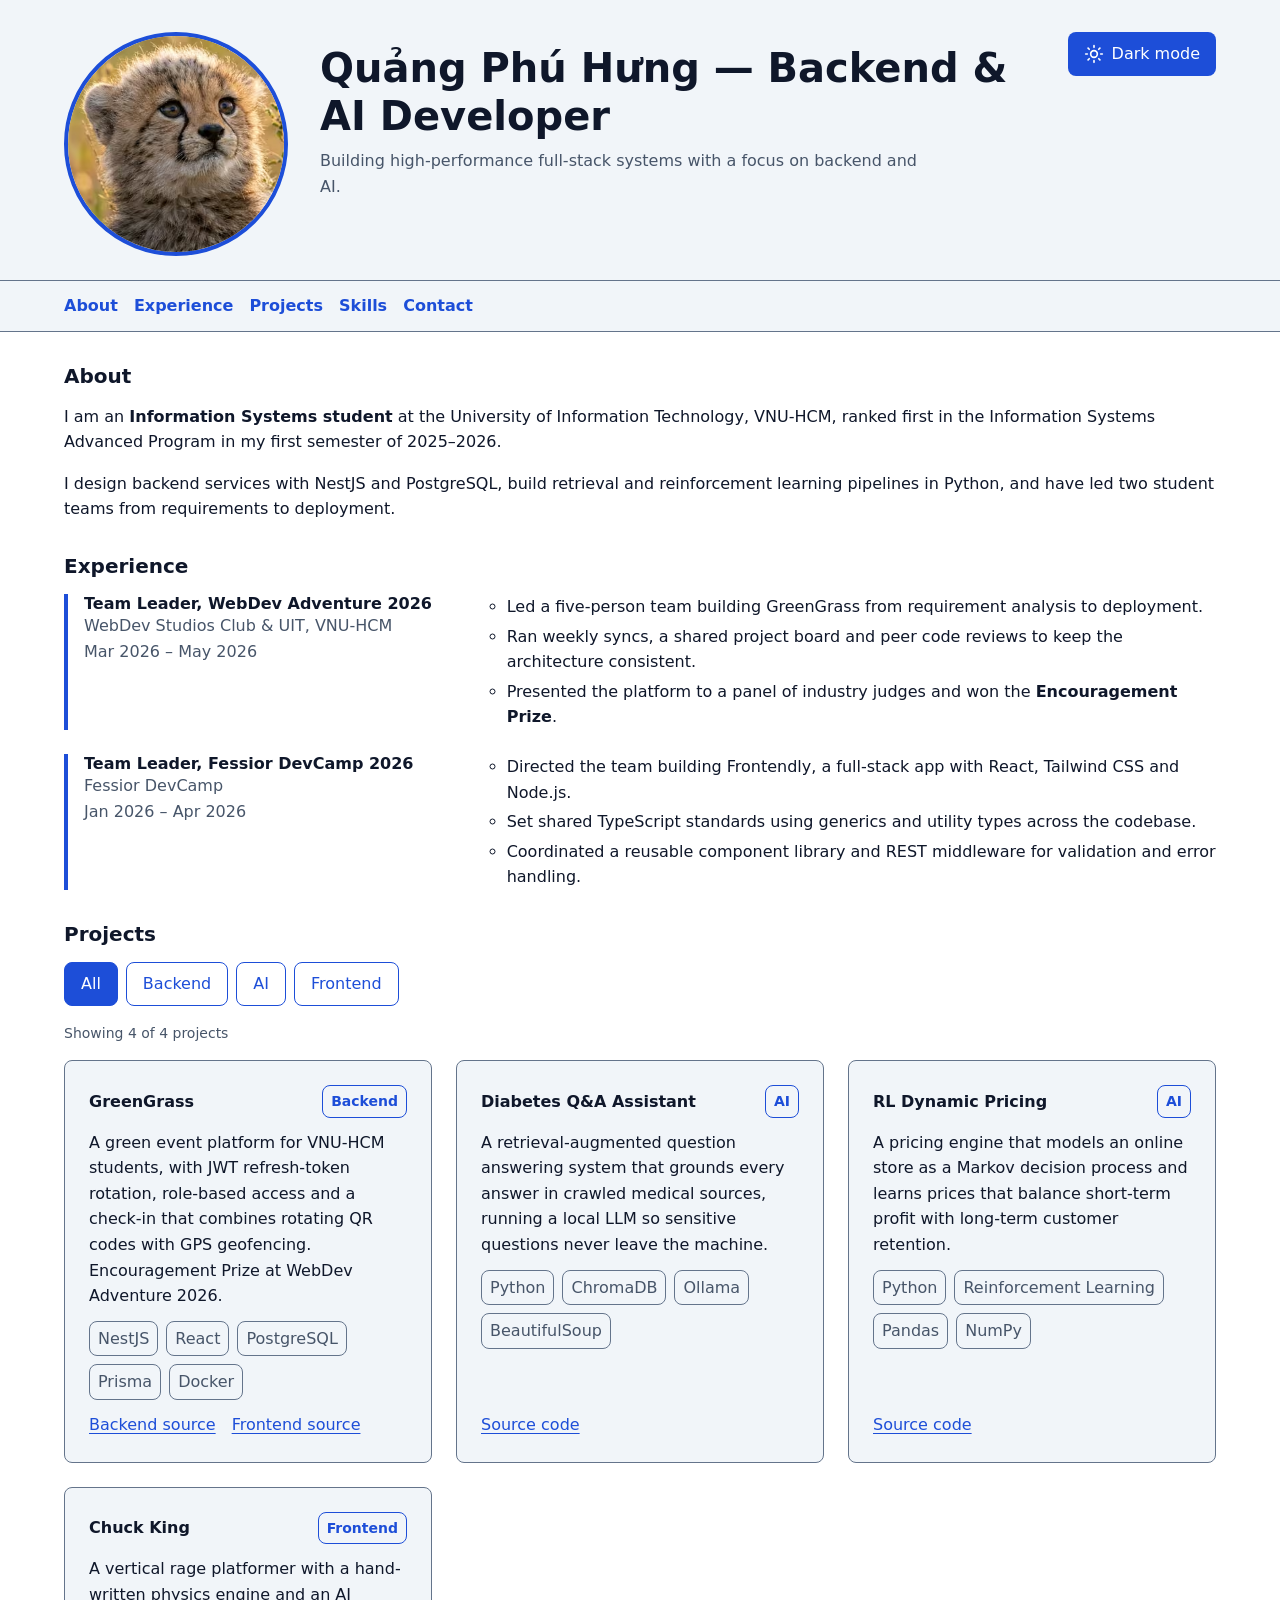
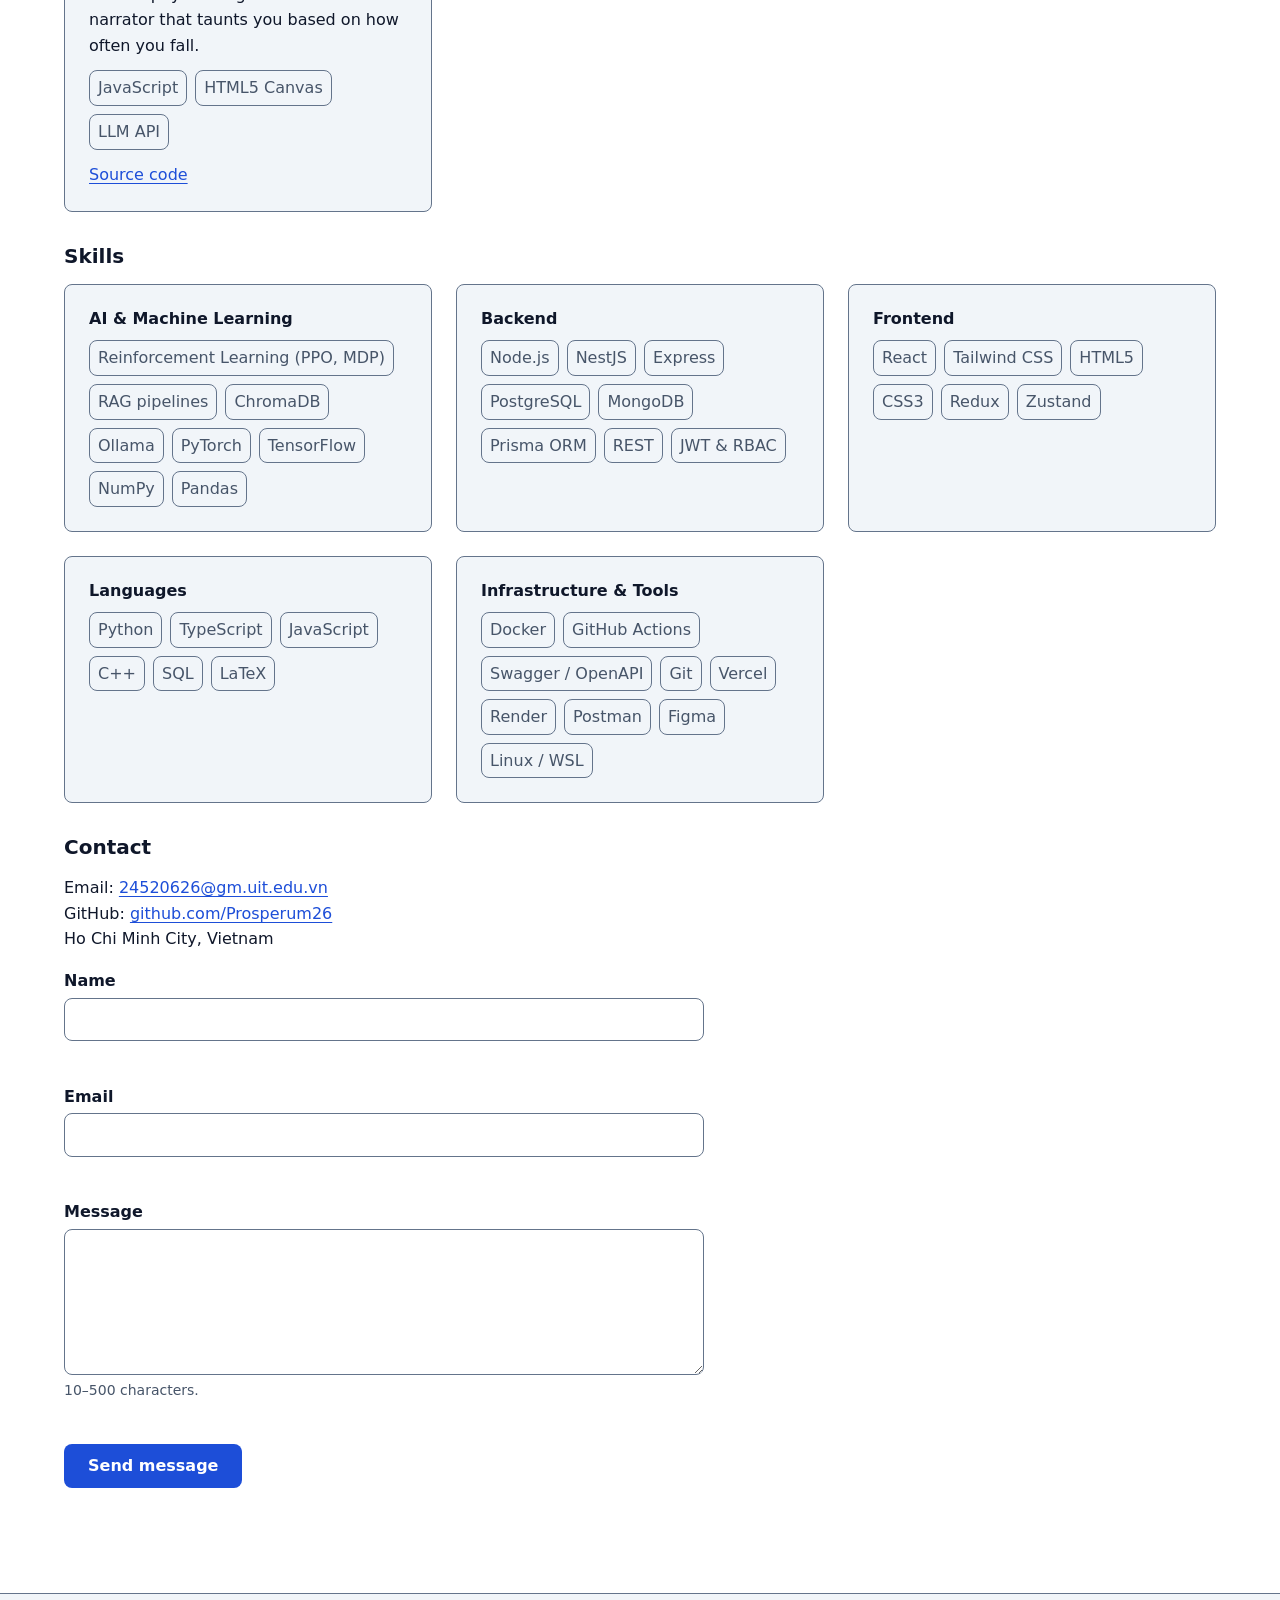
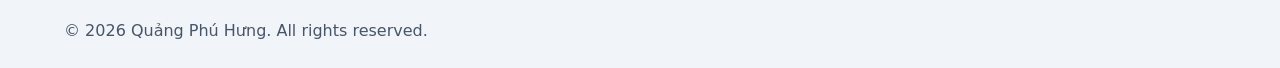
<file: Exercise_3/index.html>
<!DOCTYPE html>
<html lang="en">
<head>
  <meta charset="UTF-8">
  <meta name="viewport" content="width=device-width, initial-scale=1.0">
  <meta name="description" content="Portfolio of Quảng Phú Hưng, Information Systems student building backend and AI-powered full-stack systems.">
  <title>Quảng Phú Hưng | Backend &amp; AI Developer</title>
  <link rel="icon" href="data:,">
  <link rel="stylesheet" href="css/tokens.css">
  <link rel="stylesheet" href="css/layout.css">
  <link rel="stylesheet" href="css/components/hero.css">
  <link rel="stylesheet" href="css/components/theme-switcher.css">
  <link rel="stylesheet" href="css/components/skills-matrix.css">
  <link rel="stylesheet" href="css/components/project-card.css">
  <link rel="stylesheet" href="css/components/contact-form.css">
  <script src="js/theme.js" defer></script>
  <script src="js/project-filter.js" defer></script>
  <script src="js/contact-form.js" defer></script>
</head>
<body>
  <a href="#main-content" class="skip-link">Skip to main content</a>

  <header class="hero">
    <picture class="hero-portrait">
      <source type="image/avif"
              srcset="assets/hero-avatar-320.avif 320w, assets/hero-avatar-640.avif 640w"
              sizes="(min-width: 48rem) 14rem, 10rem">
      <source type="image/webp"
              srcset="assets/hero-avatar-320.webp 320w, assets/hero-avatar-640.webp 640w"
              sizes="(min-width: 48rem) 14rem, 10rem">
      <img src="assets/hero-avatar-320.jpg"
           srcset="assets/hero-avatar-320.jpg 320w, assets/hero-avatar-640.jpg 640w"
           sizes="(min-width: 48rem) 14rem, 10rem"
           width="320" height="320"
           alt="Avatar: a cheetah cub looking up in golden grass"
           fetchpriority="high" decoding="async">
    </picture>
    <h1 class="hero-title"><span lang="vi">Quảng Phú Hưng</span> &mdash; Backend &amp; AI Developer</h1>
    <p class="hero-pitch">Building high-performance full-stack systems with a focus on backend and AI.</p>
    <button type="button" id="theme-toggle" class="theme-switcher" aria-pressed="false">
      <svg class="theme-icon theme-icon-sun" aria-hidden="true" focusable="false"
           width="20" height="20" viewBox="0 0 24 24" fill="none"
           stroke="currentColor" stroke-width="2" stroke-linecap="round">
        <circle cx="12" cy="12" r="4"/>
        <path d="M12 2v2M12 20v2M4.9 4.9l1.4 1.4M17.7 17.7l1.4 1.4M2 12h2M20 12h2M4.9 19.1l1.4-1.4M17.7 6.3l1.4-1.4"/>
      </svg>
      <svg class="theme-icon theme-icon-moon" aria-hidden="true" focusable="false"
           width="20" height="20" viewBox="0 0 24 24" fill="none"
           stroke="currentColor" stroke-width="2" stroke-linecap="round" stroke-linejoin="round">
        <path d="M20 14.5A8 8 0 0 1 9.5 4a8 8 0 1 0 10.5 10.5z"/>
      </svg>
      <span class="theme-switcher-label">Dark mode</span>
    </button>
  </header>

  <nav aria-label="Primary">
    <ul>
      <li><a href="#about">About</a></li>
      <li><a href="#experience">Experience</a></li>
      <li><a href="#projects">Projects</a></li>
      <li><a href="#skills">Skills</a></li>
      <li><a href="#contact">Contact</a></li>
    </ul>
  </nav>

  <main id="main-content">
    <section id="about" aria-labelledby="about-title">
      <h2 id="about-title">About</h2>
      <p>
        I am an <strong>Information Systems student</strong> at the University of
        Information Technology, VNU-HCM, ranked first in the Information Systems
        Advanced Program in my first semester of 2025&ndash;2026.
      </p>
      <p>
        I design backend services with NestJS and PostgreSQL, build retrieval and
        reinforcement learning pipelines in Python, and have led two student teams
        from requirements to deployment.
      </p>
    </section>

    <section id="experience" aria-labelledby="experience-title">
      <h2 id="experience-title">Experience</h2>

      <ol class="timeline">
        <li>
          <article class="experience-item">
            <header>
              <h3>Team Leader, WebDev Adventure 2026</h3>
              <p class="experience-meta">
                WebDev Studios Club &amp; UIT, VNU-HCM<br>
                <time datetime="2026-03">Mar 2026</time> &ndash; <time datetime="2026-05">May 2026</time>
              </p>
            </header>
            <ul>
              <li>Led a five-person team building GreenGrass from requirement analysis to deployment.</li>
              <li>Ran weekly syncs, a shared project board and peer code reviews to keep the architecture consistent.</li>
              <li>Presented the platform to a panel of industry judges and won the <strong>Encouragement Prize</strong>.</li>
            </ul>
          </article>
        </li>

        <li>
          <article class="experience-item">
            <header>
              <h3>Team Leader, Fessior DevCamp 2026</h3>
              <p class="experience-meta">
                Fessior DevCamp<br>
                <time datetime="2026-01">Jan 2026</time> &ndash; <time datetime="2026-04">Apr 2026</time>
              </p>
            </header>
            <ul>
              <li>Directed the team building Frontendly, a full-stack app with React, Tailwind CSS and Node.js.</li>
              <li>Set shared TypeScript standards using generics and utility types across the codebase.</li>
              <li>Coordinated a reusable component library and REST middleware for validation and error handling.</li>
            </ul>
          </article>
        </li>
      </ol>
    </section>

    <section id="projects" aria-labelledby="projects-title">
      <h2 id="projects-title">Projects</h2>

      <ul class="filter-bar" aria-label="Filter projects by category">
        <li><button type="button" class="filter-button" data-filter="all" aria-pressed="true">All</button></li>
        <li><button type="button" class="filter-button" data-filter="backend" aria-pressed="false">Backend</button></li>
        <li><button type="button" class="filter-button" data-filter="ai" aria-pressed="false">AI</button></li>
        <li><button type="button" class="filter-button" data-filter="frontend" aria-pressed="false">Frontend</button></li>
      </ul>
      <p class="filter-status" role="status">Showing 4 of 4 projects</p>

      <ul class="project-grid" data-active-filter="all">
        <li>
          <article class="project-card" data-category="backend" aria-labelledby="project-greengrass">
            <header class="card-header">
              <h3 id="project-greengrass">GreenGrass</h3>
              <span class="badge badge-category">Backend</span>
            </header>
            <p>
              A green event platform for VNU-HCM students, with JWT refresh-token
              rotation, role-based access and a check-in that combines rotating QR
              codes with GPS geofencing. Encouragement Prize at WebDev Adventure 2026.
            </p>
            <ul class="badge-list" aria-label="Tech stack">
              <li class="badge">NestJS</li>
              <li class="badge">React</li>
              <li class="badge">PostgreSQL</li>
              <li class="badge">Prisma</li>
              <li class="badge">Docker</li>
            </ul>
            <footer class="card-footer">
              <a href="https://github.com/Prosperum26/greengrass-backend"
                 aria-label="Backend source of GreenGrass on GitHub">Backend source</a>
              <a href="https://github.com/Prosperum26/greengrass-frontend"
                 aria-label="Frontend source of GreenGrass on GitHub">Frontend source</a>
            </footer>
          </article>
        </li>

        <li>
          <article class="project-card" data-category="ai" aria-labelledby="project-diabetes-qa">
            <header class="card-header">
              <h3 id="project-diabetes-qa">Diabetes Q&amp;A Assistant</h3>
              <span class="badge badge-category">AI</span>
            </header>
            <p>
              A retrieval-augmented question answering system that grounds every
              answer in crawled medical sources, running a local LLM so sensitive
              questions never leave the machine.
            </p>
            <ul class="badge-list" aria-label="Tech stack">
              <li class="badge">Python</li>
              <li class="badge">ChromaDB</li>
              <li class="badge">Ollama</li>
              <li class="badge">BeautifulSoup</li>
            </ul>
            <footer class="card-footer">
              <a href="https://github.com/Prosperum26/qna-systeam-diabetes-rag"
                 aria-label="Source code of Diabetes Q&amp;A Assistant on GitHub">Source code</a>
            </footer>
          </article>
        </li>

        <li>
          <article class="project-card" data-category="ai" aria-labelledby="project-rl-pricing">
            <header class="card-header">
              <h3 id="project-rl-pricing">RL Dynamic Pricing</h3>
              <span class="badge badge-category">AI</span>
            </header>
            <p>
              A pricing engine that models an online store as a Markov decision
              process and learns prices that balance short-term profit with
              long-term customer retention.
            </p>
            <ul class="badge-list" aria-label="Tech stack">
              <li class="badge">Python</li>
              <li class="badge">Reinforcement Learning</li>
              <li class="badge">Pandas</li>
              <li class="badge">NumPy</li>
            </ul>
            <footer class="card-footer">
              <a href="https://github.com/Prosperum26/rl-dynamic-pricing"
                 aria-label="Source code of RL Dynamic Pricing on GitHub">Source code</a>
            </footer>
          </article>
        </li>

        <li>
          <article class="project-card" data-category="frontend" aria-labelledby="project-chuck-king">
            <header class="card-header">
              <h3 id="project-chuck-king">Chuck King</h3>
              <span class="badge badge-category">Frontend</span>
            </header>
            <p>
              A vertical rage platformer with a hand-written physics engine and an
              AI narrator that taunts you based on how often you fall.
            </p>
            <ul class="badge-list" aria-label="Tech stack">
              <li class="badge">JavaScript</li>
              <li class="badge">HTML5 Canvas</li>
              <li class="badge">LLM API</li>
            </ul>
            <footer class="card-footer">
              <a href="https://github.com/Prosperum26/chuck-king"
                 aria-label="Source code of Chuck King on GitHub">Source code</a>
            </footer>
          </article>
        </li>
      </ul>
    </section>

    <section id="skills" aria-labelledby="skills-title">
      <h2 id="skills-title">Skills</h2>

      <ul class="skill-grid">
        <li class="skill-group" data-category="ai">
          <h3>AI &amp; Machine Learning</h3>
          <ul class="badge-list">
            <li class="badge">Reinforcement Learning (PPO, MDP)</li>
            <li class="badge">RAG pipelines</li>
            <li class="badge">ChromaDB</li>
            <li class="badge">Ollama</li>
            <li class="badge">PyTorch</li>
            <li class="badge">TensorFlow</li>
            <li class="badge">NumPy</li>
            <li class="badge">Pandas</li>
          </ul>
        </li>

        <li class="skill-group" data-category="backend">
          <h3>Backend</h3>
          <ul class="badge-list">
            <li class="badge">Node.js</li>
            <li class="badge">NestJS</li>
            <li class="badge">Express</li>
            <li class="badge">PostgreSQL</li>
            <li class="badge">MongoDB</li>
            <li class="badge">Prisma ORM</li>
            <li class="badge">REST</li>
            <li class="badge">JWT &amp; RBAC</li>
          </ul>
        </li>

        <li class="skill-group" data-category="frontend">
          <h3>Frontend</h3>
          <ul class="badge-list">
            <li class="badge">React</li>
            <li class="badge">Tailwind CSS</li>
            <li class="badge">HTML5</li>
            <li class="badge">CSS3</li>
            <li class="badge">Redux</li>
            <li class="badge">Zustand</li>
          </ul>
        </li>

        <li class="skill-group" data-category="languages">
          <h3>Languages</h3>
          <ul class="badge-list">
            <li class="badge">Python</li>
            <li class="badge">TypeScript</li>
            <li class="badge">JavaScript</li>
            <li class="badge">C++</li>
            <li class="badge">SQL</li>
            <li class="badge">LaTeX</li>
          </ul>
        </li>

        <li class="skill-group" data-category="tools">
          <h3>Infrastructure &amp; Tools</h3>
          <ul class="badge-list">
            <li class="badge">Docker</li>
            <li class="badge">GitHub Actions</li>
            <li class="badge">Swagger / OpenAPI</li>
            <li class="badge">Git</li>
            <li class="badge">Vercel</li>
            <li class="badge">Render</li>
            <li class="badge">Postman</li>
            <li class="badge">Figma</li>
            <li class="badge">Linux / WSL</li>
          </ul>
        </li>
      </ul>
    </section>

    <section id="contact" aria-labelledby="contact-title">
      <h2 id="contact-title">Contact</h2>
      <address>
        Email: <a href="mailto:24520626@gm.uit.edu.vn">24520626@gm.uit.edu.vn</a><br>
        GitHub: <a href="https://github.com/Prosperum26">github.com/Prosperum26</a><br>
        Ho Chi Minh City, Vietnam
      </address>

      <form class="contact-form" id="contact-form" data-state="idle"
            action="mailto:24520626@gm.uit.edu.vn" method="post" enctype="text/plain">
        <p class="form-field">
          <label for="contact-name">Name</label>
          <input id="contact-name" name="name" type="text" autocomplete="name"
                 required minlength="2" maxlength="80" aria-describedby="contact-name-error">
          <span class="field-error" id="contact-name-error"></span>
        </p>
        <p class="form-field">
          <label for="contact-email">Email</label>
          <input id="contact-email" name="email" type="email" autocomplete="email"
                 required maxlength="254" aria-describedby="contact-email-error">
          <span class="field-error" id="contact-email-error"></span>
        </p>
        <p class="form-field">
          <label for="contact-message">Message</label>
          <textarea id="contact-message" name="message" rows="5" required minlength="10" maxlength="500"
                    aria-describedby="contact-message-hint contact-message-error"></textarea>
          <span class="field-hint" id="contact-message-hint">10&ndash;500 characters.</span>
          <span class="field-error" id="contact-message-error"></span>
        </p>
        <button type="submit" class="form-submit">Send message</button>
        <p class="form-status" id="contact-status" role="status"></p>
      </form>
    </section>
  </main>

  <footer>
    <p>&copy; 2026 <span lang="vi">Quảng Phú Hưng</span>. All rights reserved.</p>
  </footer>
</body>
</html>
</file>
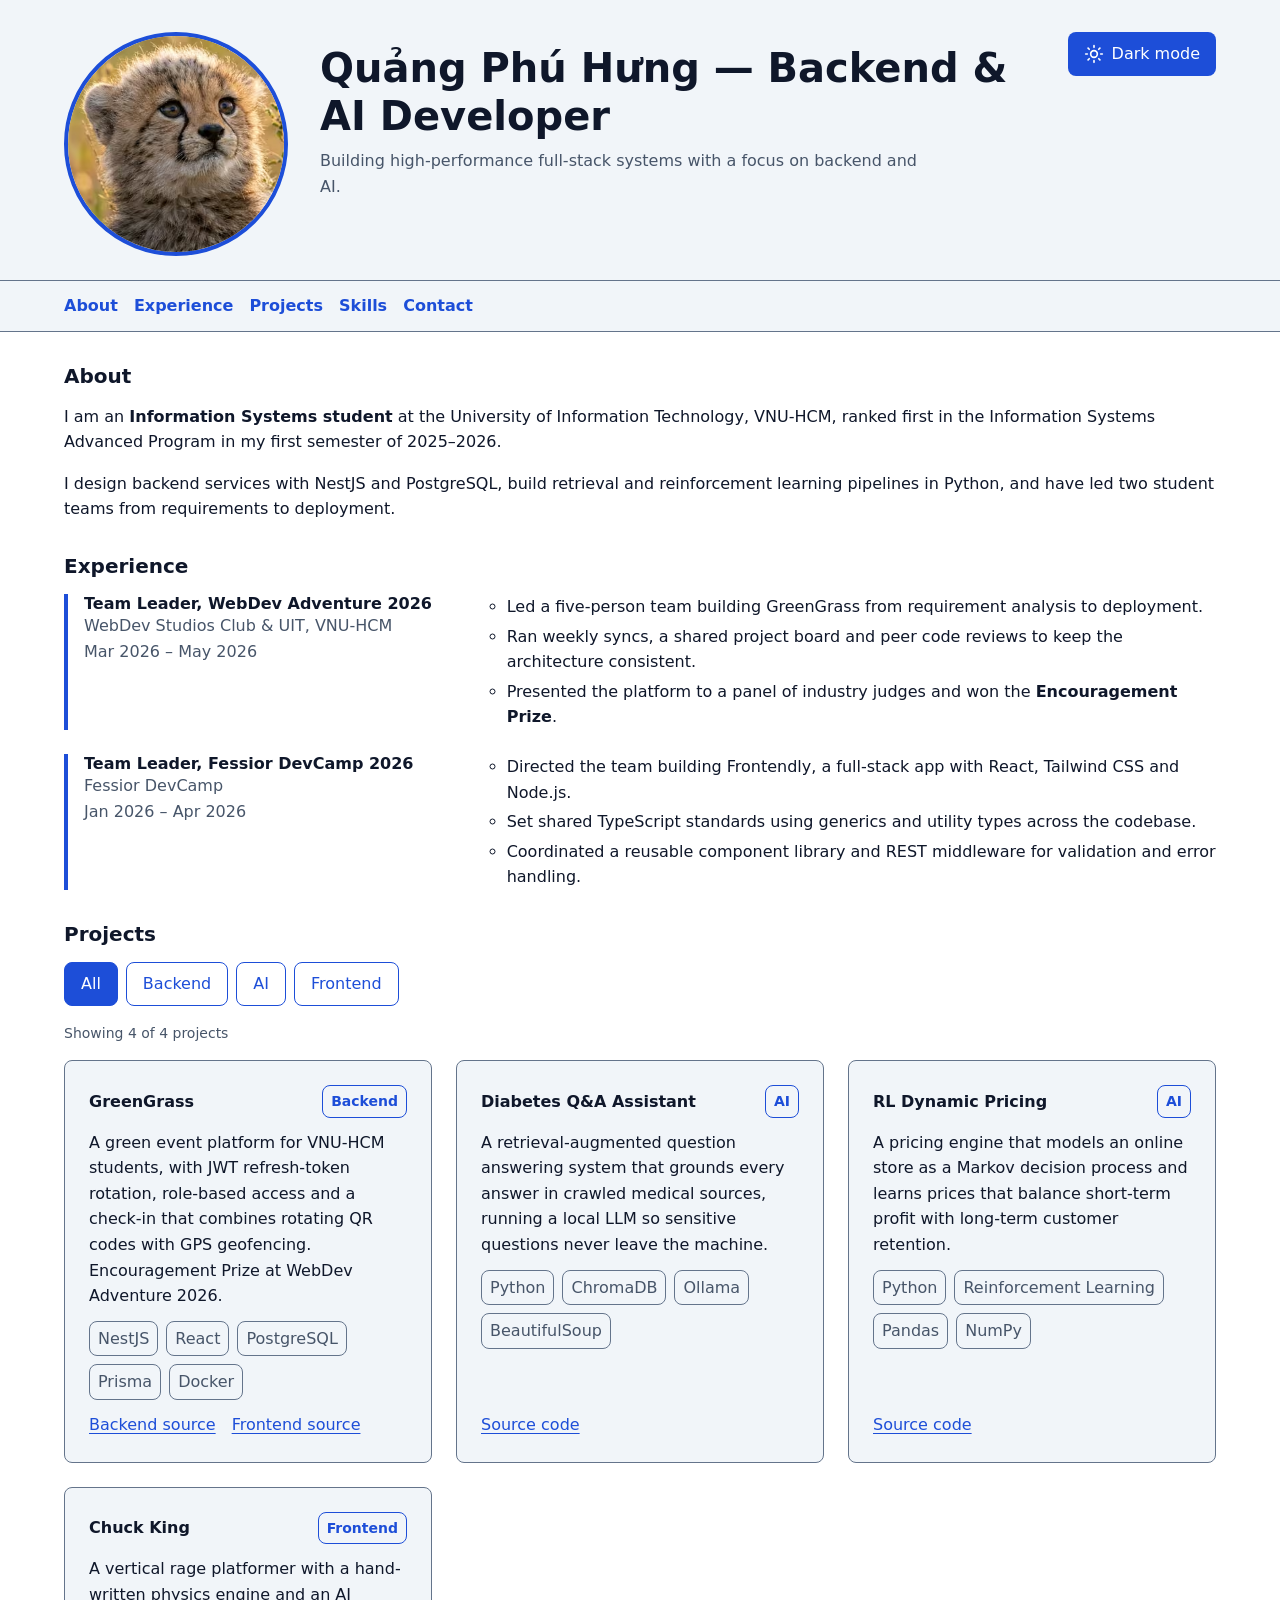
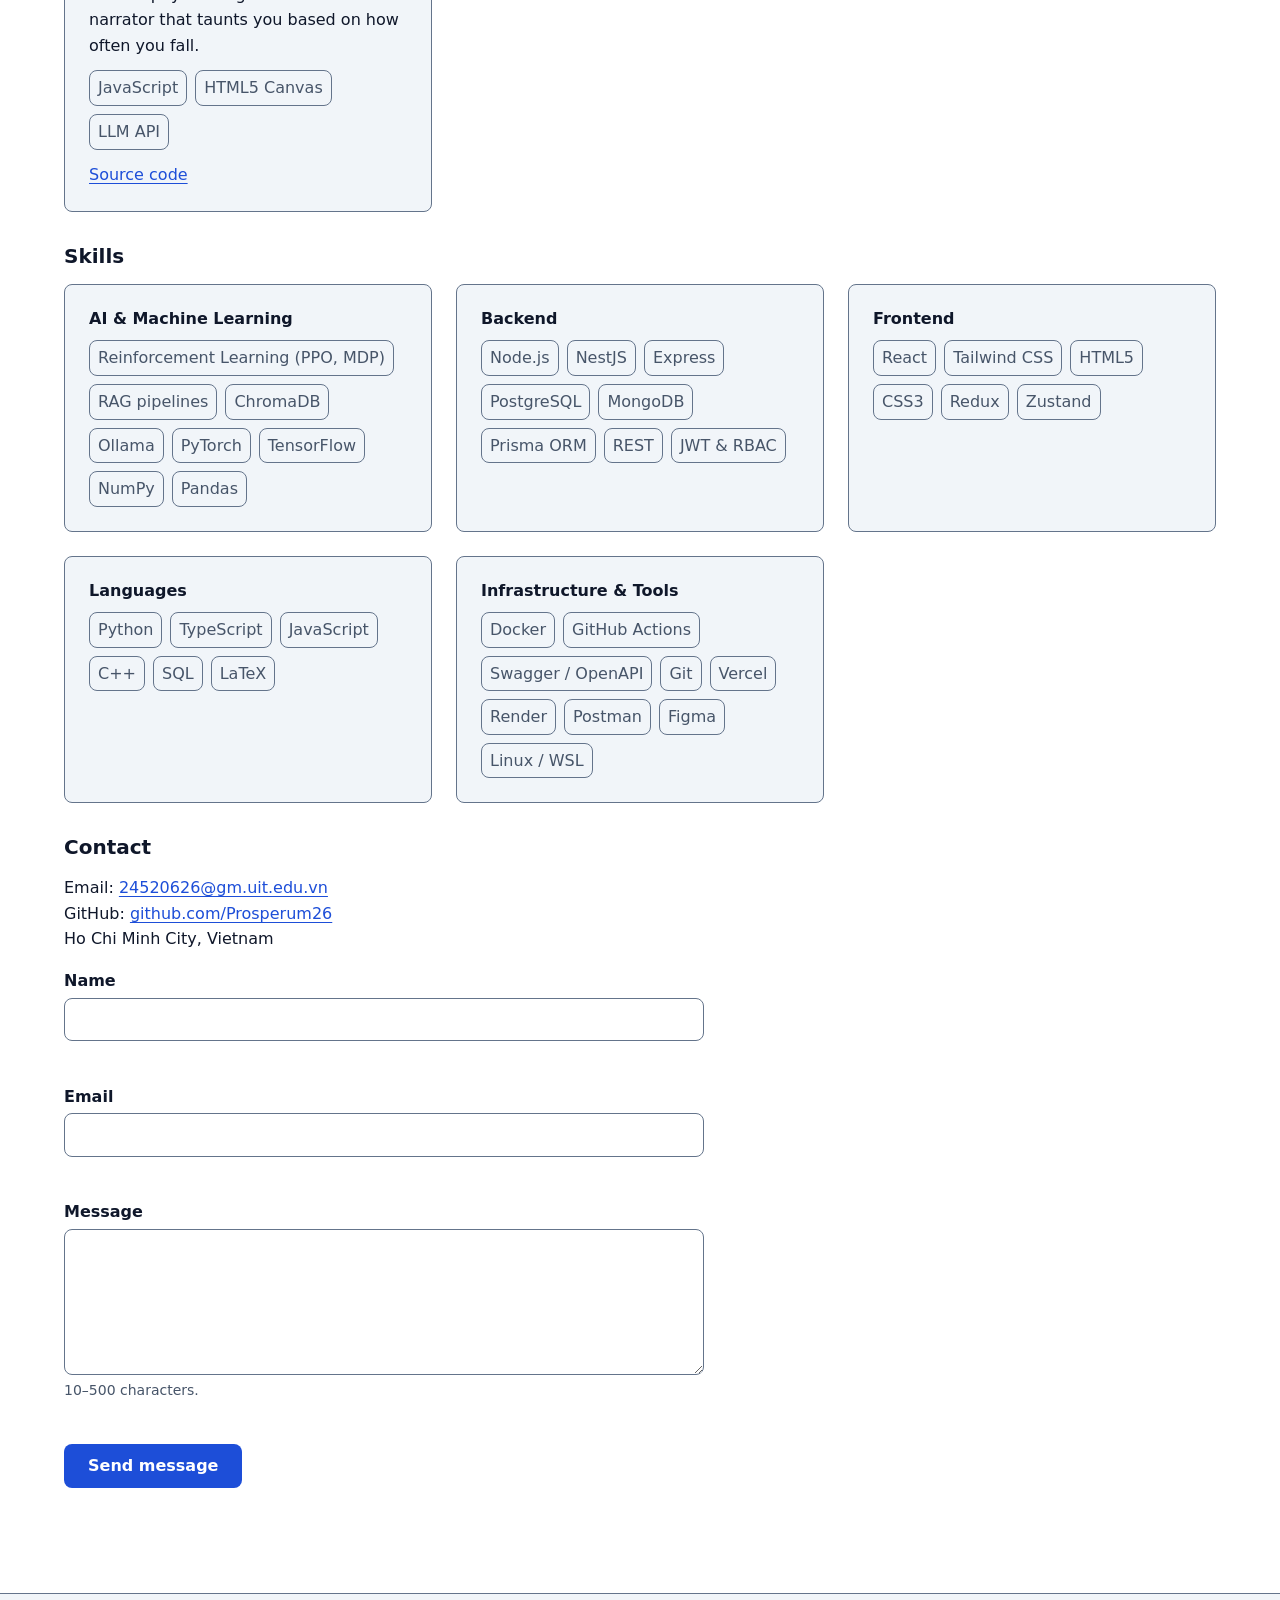
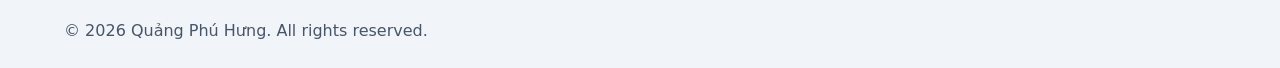
<file: Exercise_4/index.html>
<!DOCTYPE html>
<html lang="en">
<head>
  <meta charset="UTF-8">
  <meta name="viewport" content="width=device-width, initial-scale=1.0">
  <meta name="description" content="Portfolio of Quảng Phú Hưng, Information Systems student building backend and AI-powered full-stack systems.">
  <title>Quảng Phú Hưng | Backend &amp; AI Developer</title>
  <link rel="icon" href="data:,">
  <link rel="stylesheet" href="css/tokens.css">
  <link rel="stylesheet" href="css/layout.css">
  <link rel="stylesheet" href="css/components/hero.css">
  <link rel="stylesheet" href="css/components/theme-switcher.css">
  <link rel="stylesheet" href="css/components/skills-matrix.css">
  <link rel="stylesheet" href="css/components/project-card.css">
  <link rel="stylesheet" href="css/components/contact-form.css">
  <link rel="stylesheet" href="css/components/skeleton.css">
  <link rel="stylesheet" href="css/components/feed-state.css">
  <noscript><link rel="stylesheet" href="css/noscript.css"></noscript>
  <script src="js/theme.js" defer></script>
  <script src="js/project-filter.js" defer></script>
  <script src="js/contact-form.js" defer></script>
  <script src="js/project-feed.js" defer></script>
</head>
<body>
  <a href="#main-content" class="skip-link">Skip to main content</a>

  <header class="hero">
    <picture class="hero-portrait">
      <source type="image/avif"
              srcset="assets/hero-avatar-320.avif 320w, assets/hero-avatar-640.avif 640w"
              sizes="(min-width: 48rem) 14rem, 10rem">
      <source type="image/webp"
              srcset="assets/hero-avatar-320.webp 320w, assets/hero-avatar-640.webp 640w"
              sizes="(min-width: 48rem) 14rem, 10rem">
      <img src="assets/hero-avatar-320.jpg"
           srcset="assets/hero-avatar-320.jpg 320w, assets/hero-avatar-640.jpg 640w"
           sizes="(min-width: 48rem) 14rem, 10rem"
           width="320" height="320"
           alt="Avatar: a cheetah cub looking up in golden grass"
           fetchpriority="high" decoding="async">
    </picture>
    <h1 class="hero-title"><span lang="vi">Quảng Phú Hưng</span> &mdash; Backend &amp; AI Developer</h1>
    <p class="hero-pitch">Building high-performance full-stack systems with a focus on backend and AI.</p>
    <button type="button" id="theme-toggle" class="theme-switcher" aria-pressed="false">
      <svg class="theme-icon theme-icon-sun" aria-hidden="true" focusable="false"
           width="20" height="20" viewBox="0 0 24 24" fill="none"
           stroke="currentColor" stroke-width="2" stroke-linecap="round">
        <circle cx="12" cy="12" r="4"/>
        <path d="M12 2v2M12 20v2M4.9 4.9l1.4 1.4M17.7 17.7l1.4 1.4M2 12h2M20 12h2M4.9 19.1l1.4-1.4M17.7 6.3l1.4-1.4"/>
      </svg>
      <svg class="theme-icon theme-icon-moon" aria-hidden="true" focusable="false"
           width="20" height="20" viewBox="0 0 24 24" fill="none"
           stroke="currentColor" stroke-width="2" stroke-linecap="round" stroke-linejoin="round">
        <path d="M20 14.5A8 8 0 0 1 9.5 4a8 8 0 1 0 10.5 10.5z"/>
      </svg>
      <span class="theme-switcher-label">Dark mode</span>
    </button>
  </header>

  <nav aria-label="Primary">
    <ul>
      <li><a href="#about">About</a></li>
      <li><a href="#experience">Experience</a></li>
      <li><a href="#projects">Projects</a></li>
      <li><a href="#skills">Skills</a></li>
      <li><a href="#contact">Contact</a></li>
    </ul>
  </nav>

  <main id="main-content">
    <section id="about" aria-labelledby="about-title">
      <h2 id="about-title">About</h2>
      <p>
        I am an <strong>Information Systems student</strong> at the University of
        Information Technology, VNU-HCM, ranked first in the Information Systems
        Advanced Program in my first semester of 2025&ndash;2026.
      </p>
      <p>
        I design backend services with NestJS and PostgreSQL, build retrieval and
        reinforcement learning pipelines in Python, and have led two student teams
        from requirements to deployment.
      </p>
    </section>

    <section id="experience" aria-labelledby="experience-title">
      <h2 id="experience-title">Experience</h2>

      <ol class="timeline">
        <li>
          <article class="experience-item">
            <header>
              <h3>Team Leader, WebDev Adventure 2026</h3>
              <p class="experience-meta">
                WebDev Studios Club &amp; UIT, VNU-HCM<br>
                <time datetime="2026-03">Mar 2026</time> &ndash; <time datetime="2026-05">May 2026</time>
              </p>
            </header>
            <ul>
              <li>Led a five-person team building GreenGrass from requirement analysis to deployment.</li>
              <li>Ran weekly syncs, a shared project board and peer code reviews to keep the architecture consistent.</li>
              <li>Presented the platform to a panel of industry judges and won the <strong>Encouragement Prize</strong>.</li>
            </ul>
          </article>
        </li>

        <li>
          <article class="experience-item">
            <header>
              <h3>Team Leader, Fessior DevCamp 2026</h3>
              <p class="experience-meta">
                Fessior DevCamp<br>
                <time datetime="2026-01">Jan 2026</time> &ndash; <time datetime="2026-04">Apr 2026</time>
              </p>
            </header>
            <ul>
              <li>Directed the team building Frontendly, a full-stack app with React, Tailwind CSS and Node.js.</li>
              <li>Set shared TypeScript standards using generics and utility types across the codebase.</li>
              <li>Coordinated a reusable component library and REST middleware for validation and error handling.</li>
            </ul>
          </article>
        </li>
      </ol>
    </section>

    <section id="projects" aria-labelledby="projects-title"
             data-state="loading" aria-busy="true">
      <h2 id="projects-title" tabindex="-1">Projects</h2>

      <ul class="filter-bar" aria-label="Filter projects by category">
        <li><button type="button" class="filter-button" data-filter="all" aria-pressed="true">All</button></li>
        <li><button type="button" class="filter-button" data-filter="backend" aria-pressed="false">Backend</button></li>
        <li><button type="button" class="filter-button" data-filter="ai" aria-pressed="false">AI</button></li>
        <li><button type="button" class="filter-button" data-filter="frontend" aria-pressed="false">Frontend</button></li>
      </ul>
      <p class="filter-status" role="status"></p>

      <p class="feed-status visually-hidden" role="status">Loading projects…</p>

      <ul class="skeleton-list" aria-hidden="true">
        <li class="skeleton-card">
          <span class="skeleton-item skeleton-title"></span>
          <span class="skeleton-text">
            <span class="skeleton-item skeleton-line"></span>
            <span class="skeleton-item skeleton-line"></span>
            <span class="skeleton-item skeleton-line"></span>
            <span class="skeleton-item skeleton-line"></span>
            <span class="skeleton-item skeleton-line skeleton-line-short"></span>
          </span>
          <span class="skeleton-item skeleton-badges"></span>
          <span class="skeleton-item skeleton-link"></span>
        </li>
        <li class="skeleton-card">
          <span class="skeleton-item skeleton-title"></span>
          <span class="skeleton-text">
            <span class="skeleton-item skeleton-line"></span>
            <span class="skeleton-item skeleton-line"></span>
            <span class="skeleton-item skeleton-line"></span>
            <span class="skeleton-item skeleton-line"></span>
            <span class="skeleton-item skeleton-line skeleton-line-short"></span>
          </span>
          <span class="skeleton-item skeleton-badges"></span>
          <span class="skeleton-item skeleton-link"></span>
        </li>
        <li class="skeleton-card">
          <span class="skeleton-item skeleton-title"></span>
          <span class="skeleton-text">
            <span class="skeleton-item skeleton-line"></span>
            <span class="skeleton-item skeleton-line"></span>
            <span class="skeleton-item skeleton-line"></span>
            <span class="skeleton-item skeleton-line"></span>
            <span class="skeleton-item skeleton-line skeleton-line-short"></span>
          </span>
          <span class="skeleton-item skeleton-badges"></span>
          <span class="skeleton-item skeleton-link"></span>
        </li>
        <li class="skeleton-card">
          <span class="skeleton-item skeleton-title"></span>
          <span class="skeleton-text">
            <span class="skeleton-item skeleton-line"></span>
            <span class="skeleton-item skeleton-line"></span>
            <span class="skeleton-item skeleton-line"></span>
            <span class="skeleton-item skeleton-line"></span>
            <span class="skeleton-item skeleton-line skeleton-line-short"></span>
          </span>
          <span class="skeleton-item skeleton-badges"></span>
          <span class="skeleton-item skeleton-link"></span>
        </li>
      </ul>

      <noscript>
        <p class="feed-panel">
          Projects load with JavaScript.
          <a href="https://github.com/Prosperum26">Browse them on GitHub</a> instead.
        </p>
      </noscript>

      <ul class="project-grid" data-active-filter="all"></ul>

      <template id="project-card-template">
        <li>
          <article class="project-card" data-category="">
            <header class="card-header">
              <h3></h3>
              <span class="badge badge-category"></span>
            </header>
            <p class="card-description"></p>
            <ul class="badge-list" aria-label="Tech stack"></ul>
            <footer class="card-footer"></footer>
          </article>
        </li>
      </template>

      <p class="feed-panel feed-empty">
        No projects to show yet.
        <a href="https://github.com/Prosperum26">See my work on GitHub</a>
      </p>

      <p class="feed-panel feed-error">
        <span class="feed-error-message" role="alert"></span>
        <button type="button" class="feed-retry">Retry</button>
        <a href="https://github.com/Prosperum26">See my work on GitHub</a>
      </p>
    </section>

    <section id="skills" aria-labelledby="skills-title">
      <h2 id="skills-title">Skills</h2>

      <ul class="skill-grid">
        <li class="skill-group" data-category="ai">
          <h3>AI &amp; Machine Learning</h3>
          <ul class="badge-list">
            <li class="badge">Reinforcement Learning (PPO, MDP)</li>
            <li class="badge">RAG pipelines</li>
            <li class="badge">ChromaDB</li>
            <li class="badge">Ollama</li>
            <li class="badge">PyTorch</li>
            <li class="badge">TensorFlow</li>
            <li class="badge">NumPy</li>
            <li class="badge">Pandas</li>
          </ul>
        </li>

        <li class="skill-group" data-category="backend">
          <h3>Backend</h3>
          <ul class="badge-list">
            <li class="badge">Node.js</li>
            <li class="badge">NestJS</li>
            <li class="badge">Express</li>
            <li class="badge">PostgreSQL</li>
            <li class="badge">MongoDB</li>
            <li class="badge">Prisma ORM</li>
            <li class="badge">REST</li>
            <li class="badge">JWT &amp; RBAC</li>
          </ul>
        </li>

        <li class="skill-group" data-category="frontend">
          <h3>Frontend</h3>
          <ul class="badge-list">
            <li class="badge">React</li>
            <li class="badge">Tailwind CSS</li>
            <li class="badge">HTML5</li>
            <li class="badge">CSS3</li>
            <li class="badge">Redux</li>
            <li class="badge">Zustand</li>
          </ul>
        </li>

        <li class="skill-group" data-category="languages">
          <h3>Languages</h3>
          <ul class="badge-list">
            <li class="badge">Python</li>
            <li class="badge">TypeScript</li>
            <li class="badge">JavaScript</li>
            <li class="badge">C++</li>
            <li class="badge">SQL</li>
            <li class="badge">LaTeX</li>
          </ul>
        </li>

        <li class="skill-group" data-category="tools">
          <h3>Infrastructure &amp; Tools</h3>
          <ul class="badge-list">
            <li class="badge">Docker</li>
            <li class="badge">GitHub Actions</li>
            <li class="badge">Swagger / OpenAPI</li>
            <li class="badge">Git</li>
            <li class="badge">Vercel</li>
            <li class="badge">Render</li>
            <li class="badge">Postman</li>
            <li class="badge">Figma</li>
            <li class="badge">Linux / WSL</li>
          </ul>
        </li>
      </ul>
    </section>

    <section id="contact" aria-labelledby="contact-title">
      <h2 id="contact-title">Contact</h2>
      <address>
        Email: <a href="mailto:24520626@gm.uit.edu.vn">24520626@gm.uit.edu.vn</a><br>
        GitHub: <a href="https://github.com/Prosperum26">github.com/Prosperum26</a><br>
        Ho Chi Minh City, Vietnam
      </address>

      <form class="contact-form" id="contact-form" data-state="idle"
            action="mailto:24520626@gm.uit.edu.vn" method="post" enctype="text/plain">
        <p class="form-field">
          <label for="contact-name">Name</label>
          <input id="contact-name" name="name" type="text" autocomplete="name"
                 required minlength="2" maxlength="80" aria-describedby="contact-name-error">
          <span class="field-error" id="contact-name-error"></span>
        </p>
        <p class="form-field">
          <label for="contact-email">Email</label>
          <input id="contact-email" name="email" type="email" autocomplete="email"
                 required maxlength="254" aria-describedby="contact-email-error">
          <span class="field-error" id="contact-email-error"></span>
        </p>
        <p class="form-field">
          <label for="contact-message">Message</label>
          <textarea id="contact-message" name="message" rows="5" required minlength="10" maxlength="500"
                    aria-describedby="contact-message-hint contact-message-error"></textarea>
          <span class="field-hint" id="contact-message-hint">10&ndash;500 characters.</span>
          <span class="field-error" id="contact-message-error"></span>
        </p>
        <button type="submit" class="form-submit">Send message</button>
        <p class="form-status" id="contact-status" role="status"></p>
      </form>
    </section>
  </main>

  <footer>
    <p>&copy; 2026 <span lang="vi">Quảng Phú Hưng</span>. All rights reserved.</p>
  </footer>
</body>
</html>
</file>
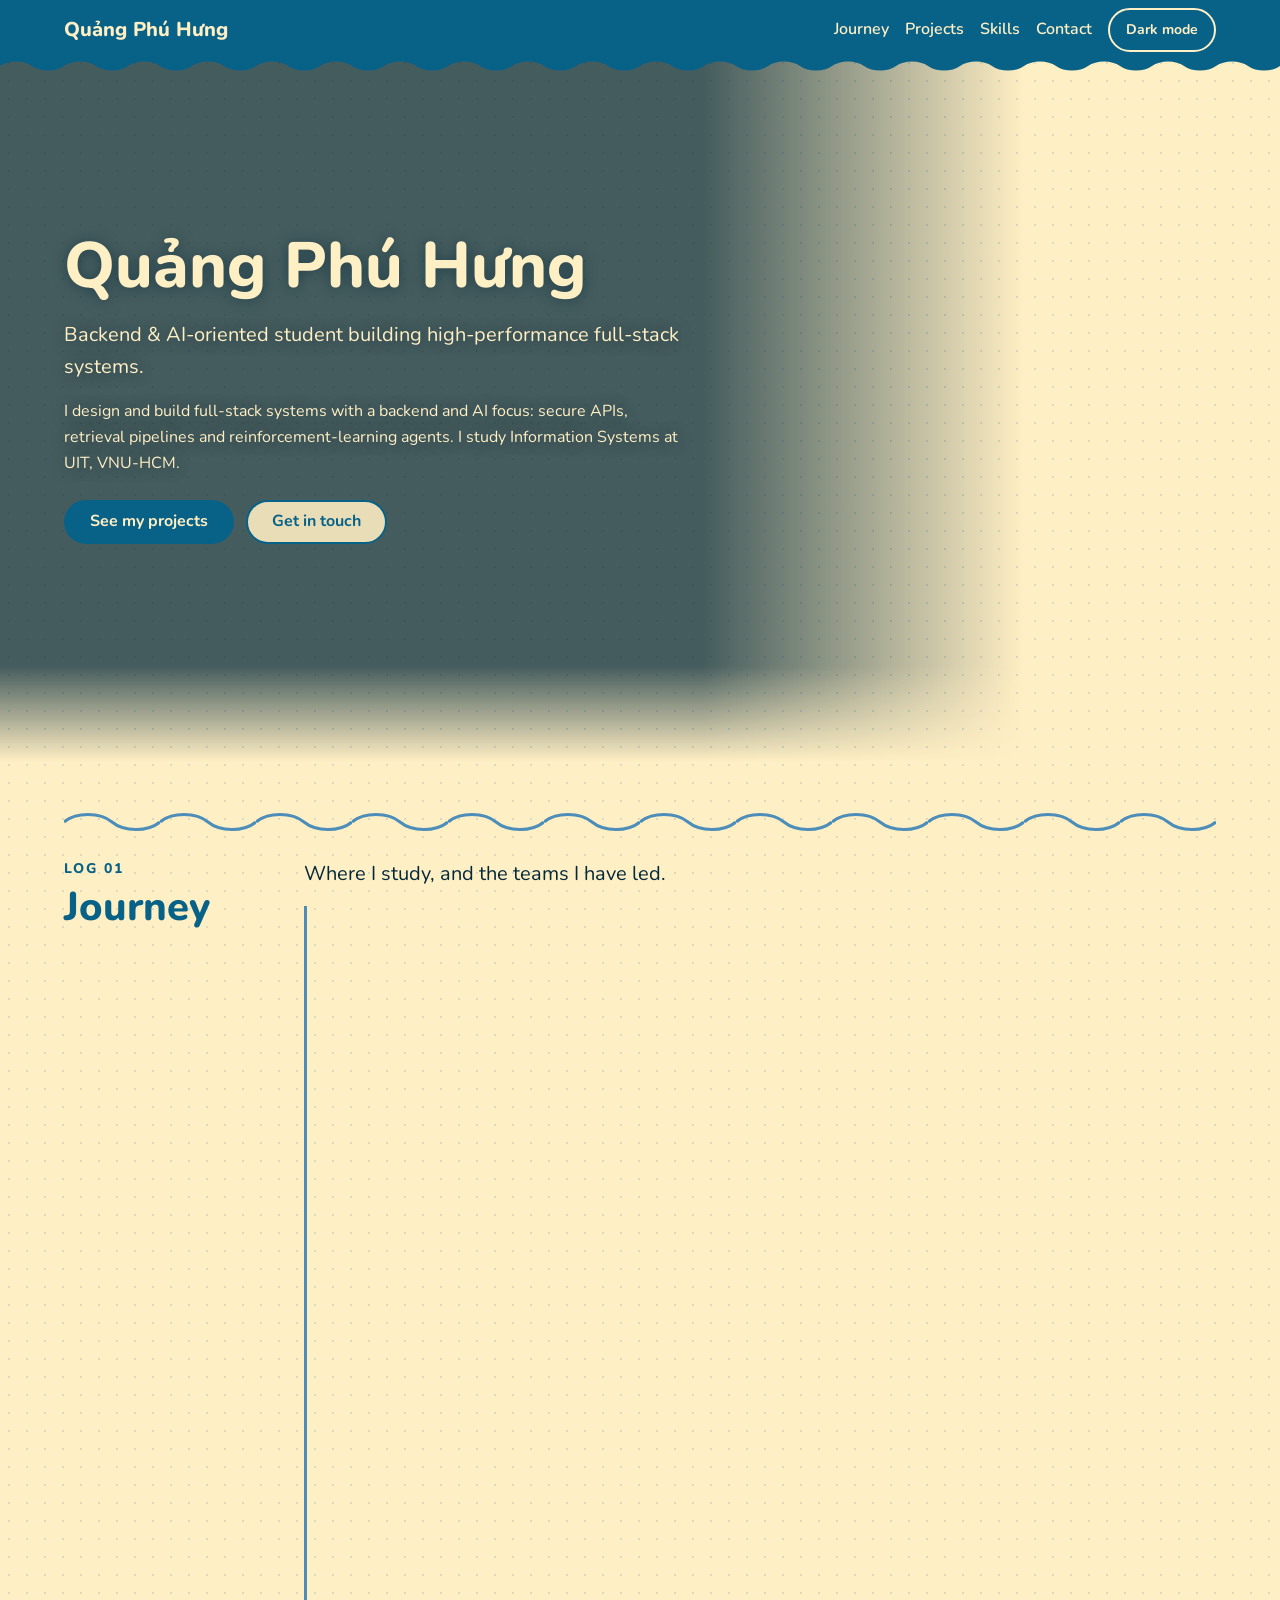
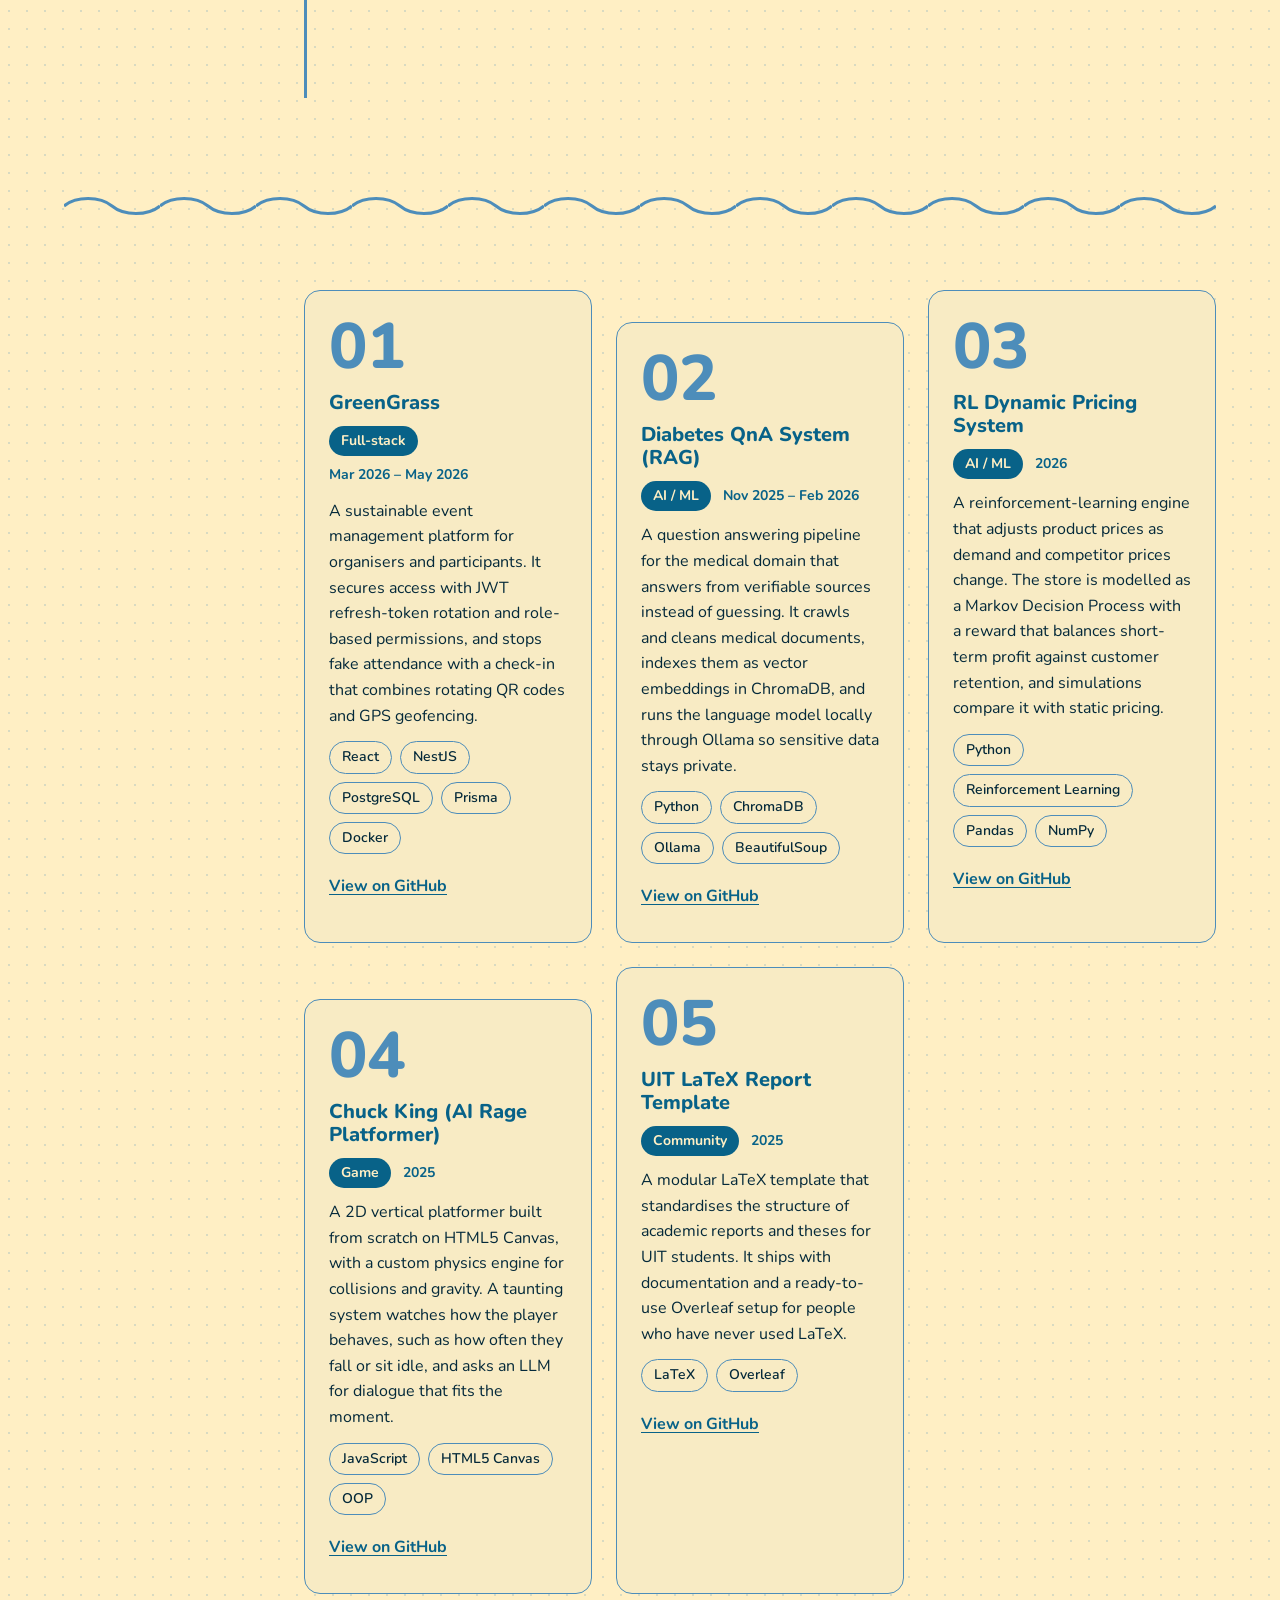
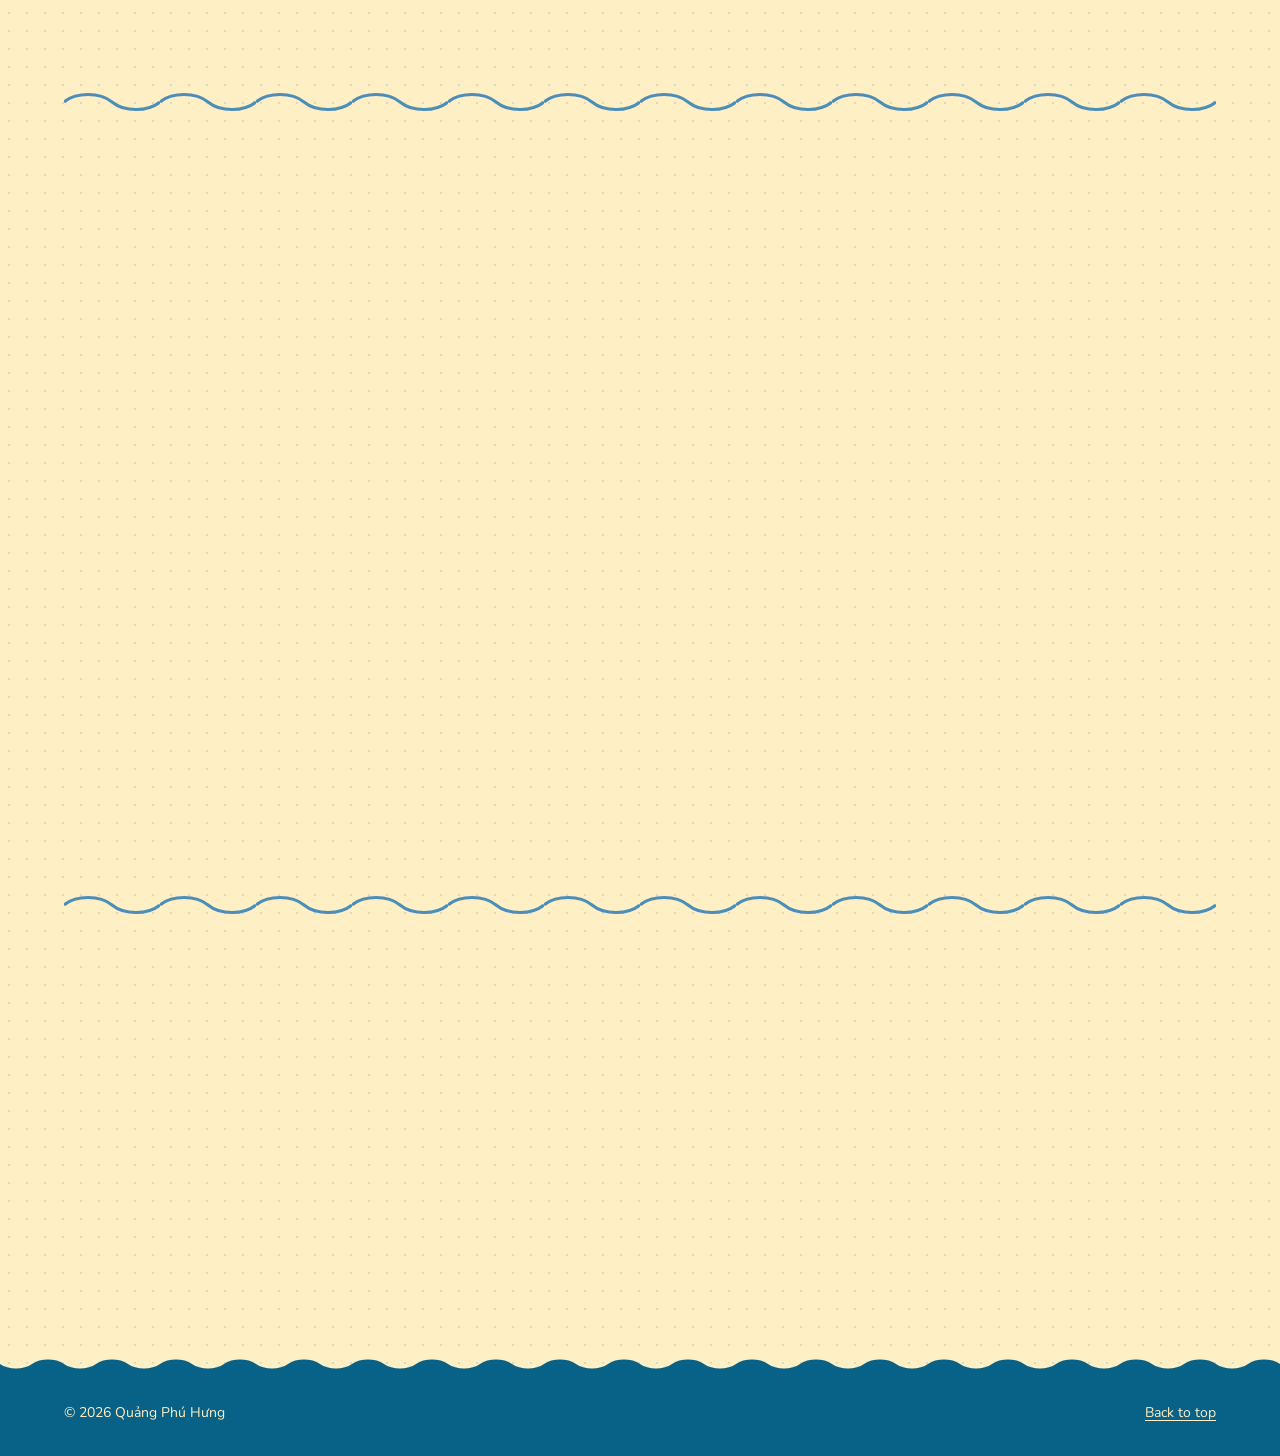
<file: Homework_1/index.html>
<!DOCTYPE html>
<html lang="en">
<head>
  <meta charset="UTF-8">
  <!-- Strict CSP. It must come before any script, style or image: a meta policy only
       governs what follows it. A meta tag cannot carry frame-ancestors, report-uri or
       sandbox; those need an HTTP header on a real host. -->
  <meta http-equiv="Content-Security-Policy" content="default-src 'none'; script-src 'self'; style-src 'self'; img-src 'self'; font-src 'self'; connect-src 'self'; base-uri 'none'; object-src 'none'; form-action 'none'; require-trusted-types-for 'script'">
  <meta name="viewport" content="width=device-width, initial-scale=1">
  <meta name="description" content="Portfolio of Quảng Phú Hưng, an Information Systems student at UIT building backend and AI-powered full-stack systems.">
  <title>Quảng Phú Hưng | Backend &amp; AI Developer</title>
  <link rel="icon" href="assets/favicon.svg" type="image/svg+xml">
  <link rel="preload" href="assets/fonts/nunito-latin.woff2" as="font" type="font/woff2" crossorigin>
  <link rel="stylesheet" href="css/fonts.css">
  <link rel="stylesheet" href="css/tokens.css">
  <link rel="stylesheet" href="css/layout.css">
  <link rel="stylesheet" href="css/hero.css">
  <link rel="stylesheet" href="css/timeline.css">
  <link rel="stylesheet" href="css/project-card.css">
  <link rel="stylesheet" href="css/skills.css">
  <link rel="stylesheet" href="css/contact.css">
  <link rel="stylesheet" href="css/theme-switcher.css">
  <link rel="stylesheet" href="css/nav.css">
  <link rel="stylesheet" href="css/motion.css">
  <noscript><link rel="stylesheet" href="css/noscript.css"></noscript>
  <!-- Blocking on purpose: sets the saved theme before the first paint -->
  <script src="js/theme-init.js"></script>
  <script type="module" src="js/theme-toggle.js"></script>
  <script type="module" src="js/nav-toggle.js"></script>
  <script type="module" src="js/reveal.js"></script>
  <script type="module" src="js/magnetic.js"></script>
  <script type="module" src="js/project-feed.js"></script>
  <script type="module" src="js/copy-email.js"></script>
</head>
<body>
  <a href="#main-content" class="skip-link">Skip to main content</a>

  <header class="site-header">
    <a href="#hero" class="brand" lang="vi">Quảng Phú Hưng</a>

    <!-- Shown on phones once JS has marked <html class="js"> (css/nav.css). Without JS the menu is just open. -->
    <button type="button" id="nav-toggle" class="nav-toggle" aria-expanded="false" aria-controls="nav-menu">Menu</button>

    <nav aria-label="Primary">
      <ul class="nav-list" id="nav-menu">
        <li><a href="#journey">Journey</a></li>
        <li><a href="#projects">Projects</a></li>
        <li><a href="#skills">Skills</a></li>
        <li><a href="#contact">Contact</a></li>
        <li>
          <button type="button" id="theme-toggle" class="theme-switcher" aria-pressed="false">Dark mode</button>
        </li>
      </ul>
    </nav>
  </header>

  <main id="main-content">
    <section id="hero" class="hero" aria-labelledby="hero-title">
      <picture class="hero-photo">
        <source type="image/avif"
                srcset="assets/sea-hero-1024.avif 1024w, assets/sea-hero-1280.avif 1280w, assets/sea-hero-1600.avif 1600w, assets/sea-hero-2400.avif 2400w"
                sizes="(max-width: 48rem) 180vw, 100vw">
        <source type="image/webp"
                srcset="assets/sea-hero-1024.webp 1024w, assets/sea-hero-1280.webp 1280w, assets/sea-hero-1600.webp 1600w, assets/sea-hero-2400.webp 2400w"
                sizes="(max-width: 48rem) 180vw, 100vw">
        <img src="assets/sea-hero-1600.jpg"
             srcset="assets/sea-hero-1024.jpg 1024w, assets/sea-hero-1280.jpg 1280w, assets/sea-hero-1600.jpg 1600w, assets/sea-hero-2400.jpg 2400w"
             sizes="(max-width: 48rem) 180vw, 100vw"
             width="2400" height="1350" alt="" fetchpriority="high" decoding="async">
      </picture>

      <div class="hero-card">
        <h1 id="hero-title"><span lang="vi">Quảng Phú Hưng</span></h1>
        <p class="lede">Backend &amp; AI-oriented student building high-performance full-stack systems.</p>
        <p class="hero-intro">I design and build full-stack systems with a backend and AI focus: secure APIs, retrieval pipelines and reinforcement-learning agents. I study Information Systems at UIT, VNU-HCM.</p>
        <p class="cta-row">
          <a class="button" href="#projects">See my projects</a>
          <a class="button button-outline" href="#contact">Get in touch</a>
        </p>
      </div>
    </section>

    <section id="journey" class="log-entry" aria-labelledby="journey-title">
      <header class="log-header">
        <p class="log-index">Log 01</p>
        <h2 id="journey-title">Journey</h2>
      </header>
      <div class="log-body">
        <p class="lede">Where I study, and the teams I have led.</p>
        <ol class="timeline">
          <li class="timeline-item">
            <p class="timeline-meta"><time datetime="2026-03">Mar 2026</time> &ndash; <time datetime="2026-05">May 2026</time></p>
            <h3>Team Leader, WebDev Adventure 2026</h3>
            <p class="timeline-org">WebDev Studios Club &amp; UIT, VNU-HCM</p>
            <ul class="timeline-points">
              <li>Led a team of five that built and deployed GreenGrass, an event management platform, from requirements to release.</li>
              <li>Ran weekly sync-ups on a shared project board and kept the codebase consistent through peer reviews.</li>
              <li>Presented the platform to a panel of industry experts and won a Consolation Prize.</li>
            </ul>
          </li>
          <li class="timeline-item">
            <p class="timeline-meta"><time datetime="2026-01">Jan 2026</time> &ndash; <time datetime="2026-04">Apr 2026</time></p>
            <h3>Team Leader, Fessior DevCamp 2026</h3>
            <p class="timeline-org">Frontendly project</p>
            <ul class="timeline-points">
              <li>Led the team building Frontendly, a full-stack application, and kept the frontend and backend architecture aligned.</li>
              <li>Set TypeScript standards using generics and utility types, and a reusable React and Tailwind CSS component library.</li>
              <li>Guided a Node.js REST backend with request-validation middleware and centralised error handling.</li>
            </ul>
          </li>
          <li class="timeline-item">
            <p class="timeline-meta"><time datetime="2024">2024</time> &ndash; Present</p>
            <h3>B.Sc. in Information Systems</h3>
            <p class="timeline-org">University of Information Technology (UIT), VNU-HCM</p>
            <ul class="timeline-points">
              <li>Expected graduation in 2028.</li>
              <li>Ranked 1st in the Information Systems Advanced Program in Semester 1 of AY 2025&ndash;2026, with an Academic Excellence Scholarship.</li>
              <li>Coursework: Data Structures &amp; Algorithms, Discrete Mathematics, Database Management Systems, Object-Oriented Programming, Computer Networking.</li>
            </ul>
          </li>
        </ol>
      </div>
    </section>

    <section id="projects" class="log-entry" aria-labelledby="projects-title"
             data-state="loading" aria-busy="true">
      <header class="log-header">
        <p class="log-index">Log 02</p>
        <h2 id="projects-title" tabindex="-1">Projects</h2>
      </header>
      <div class="log-body">
        <p class="lede">Things I have built, from event platforms to retrieval pipelines.</p>

        <!-- Spoken updates for screen readers: "Loading projects…", "5 projects loaded." -->
        <p class="feed-status visually-hidden" role="status">Loading projects…</p>

        <noscript>
          <p class="feed-noscript">The project list loads with JavaScript. You can find the same work on <a href="https://github.com/Prosperum26">my GitHub profile</a>.</p>
        </noscript>

        <!-- loading: placeholders with the same grid as the real cards -->
        <ul class="skeleton-list project-grid" aria-hidden="true">
          <li class="skeleton-card">
            <span class="skeleton-item skeleton-title"></span>
            <span class="skeleton-item skeleton-line"></span>
            <span class="skeleton-item skeleton-line"></span>
            <span class="skeleton-item skeleton-line skeleton-line-short"></span>
            <span class="skeleton-item skeleton-badges"></span>
          </li>
          <li class="skeleton-card">
            <span class="skeleton-item skeleton-title"></span>
            <span class="skeleton-item skeleton-line"></span>
            <span class="skeleton-item skeleton-line"></span>
            <span class="skeleton-item skeleton-line skeleton-line-short"></span>
            <span class="skeleton-item skeleton-badges"></span>
          </li>
          <li class="skeleton-card">
            <span class="skeleton-item skeleton-title"></span>
            <span class="skeleton-item skeleton-line"></span>
            <span class="skeleton-item skeleton-line"></span>
            <span class="skeleton-item skeleton-line skeleton-line-short"></span>
            <span class="skeleton-item skeleton-badges"></span>
          </li>
        </ul>

        <!-- error: message is filled by js/project-feed.js -->
        <div class="feed-error">
          <p class="feed-error-message" role="alert"></p>
          <button type="button" class="button feed-retry">Retry</button>
        </div>

        <!-- success: cards are cloned from the template below -->
        <ul id="project-list" class="project-list project-grid"></ul>

        <template id="project-card-tpl">
          <li class="project-card">
            <article>
              <p class="project-index" aria-hidden="true"></p>
              <h3 class="project-title"></h3>
              <p class="project-meta">
                <span class="project-category"></span>
                <span class="project-period"></span>
              </p>
              <p class="project-summary"></p>
              <ul class="project-stack badge-list" aria-label="Tech stack"></ul>
              <a class="project-link">View on GitHub<span class="project-link-title visually-hidden"></span></a>
            </article>
          </li>
        </template>
      </div>
    </section>

    <section id="skills" class="log-entry" aria-labelledby="skills-title">
      <header class="log-header">
        <p class="log-index">Log 03</p>
        <h2 id="skills-title">Skills</h2>
      </header>
      <div class="log-body">
        <p class="lede">The tools I reach for, grouped by where they sit in the stack.</p>
        <ul class="skill-groups">
          <li class="skill-group">
            <h3>AI &amp; Machine Learning</h3>
            <ul class="badge-list">
              <li class="badge">Reinforcement Learning (PPO, MDP)</li>
              <li class="badge">RAG pipelines</li>
              <li class="badge">Vector databases (ChromaDB)</li>
              <li class="badge">LLM integration (Ollama)</li>
              <li class="badge">NumPy</li>
              <li class="badge">Pandas</li>
              <li class="badge">PyTorch / TensorFlow</li>
            </ul>
          </li>
          <li class="skill-group">
            <h3>Backend</h3>
            <ul class="badge-list">
              <li class="badge">Node.js</li>
              <li class="badge">NestJS</li>
              <li class="badge">Express</li>
              <li class="badge">PostgreSQL</li>
              <li class="badge">Prisma ORM</li>
              <li class="badge">MongoDB</li>
              <li class="badge">REST architecture</li>
              <li class="badge">RBAC</li>
              <li class="badge">JWT</li>
            </ul>
          </li>
          <li class="skill-group">
            <h3>Frontend</h3>
            <ul class="badge-list">
              <li class="badge">React</li>
              <li class="badge">Tailwind CSS</li>
              <li class="badge">HTML5</li>
              <li class="badge">CSS3</li>
              <li class="badge">State management (Redux, Zustand)</li>
            </ul>
          </li>
          <li class="skill-group">
            <h3>Languages</h3>
            <ul class="badge-list">
              <li class="badge">Python</li>
              <li class="badge">C++</li>
              <li class="badge">TypeScript</li>
              <li class="badge">JavaScript</li>
              <li class="badge">SQL</li>
              <li class="badge">LaTeX</li>
            </ul>
          </li>
          <li class="skill-group">
            <h3>Infrastructure &amp; tools</h3>
            <ul class="badge-list">
              <li class="badge">Docker</li>
              <li class="badge">GitHub Actions (CI/CD)</li>
              <li class="badge">Swagger / OpenAPI</li>
              <li class="badge">Git</li>
              <li class="badge">Vercel</li>
              <li class="badge">Render</li>
              <li class="badge">Postman</li>
              <li class="badge">Figma</li>
              <li class="badge">Linux / WSL</li>
            </ul>
          </li>
        </ul>
      </div>
    </section>

    <section id="contact" class="log-entry" aria-labelledby="contact-title">
      <header class="log-header">
        <p class="log-index">Log 04</p>
        <h2 id="contact-title">Contact</h2>
      </header>
      <div class="log-body">
        <p class="lede">Have a project or a question? Write to me.</p>
        <dl class="contact-list">
          <div class="contact-row">
            <dt>Email</dt>
            <dd>
              <a href="mailto:qphunguit@gmail.com">qphunguit@gmail.com</a>
              <button type="button" id="copy-email-btn" class="button button-outline">Copy email</button>
            </dd>
          </div>
          <div class="contact-row">
            <dt>GitHub</dt>
            <dd><a href="https://github.com/Prosperum26">github.com/Prosperum26</a></dd>
          </div>
          <div class="contact-row">
            <dt>LinkedIn</dt>
            <dd><a href="https://www.linkedin.com/in/phu-hung-quang">linkedin.com/in/phu-hung-quang</a></dd>
          </div>
        </dl>
        <p id="copy-status" class="contact-status" role="status"></p>
      </div>
    </section>
  </main>

  <footer class="site-footer">
    <p>&copy; 2026 <span lang="vi">Quảng Phú Hưng</span></p>
    <a href="#hero" class="back-to-top">Back to top</a>
  </footer>
</body>
</html>
</file>
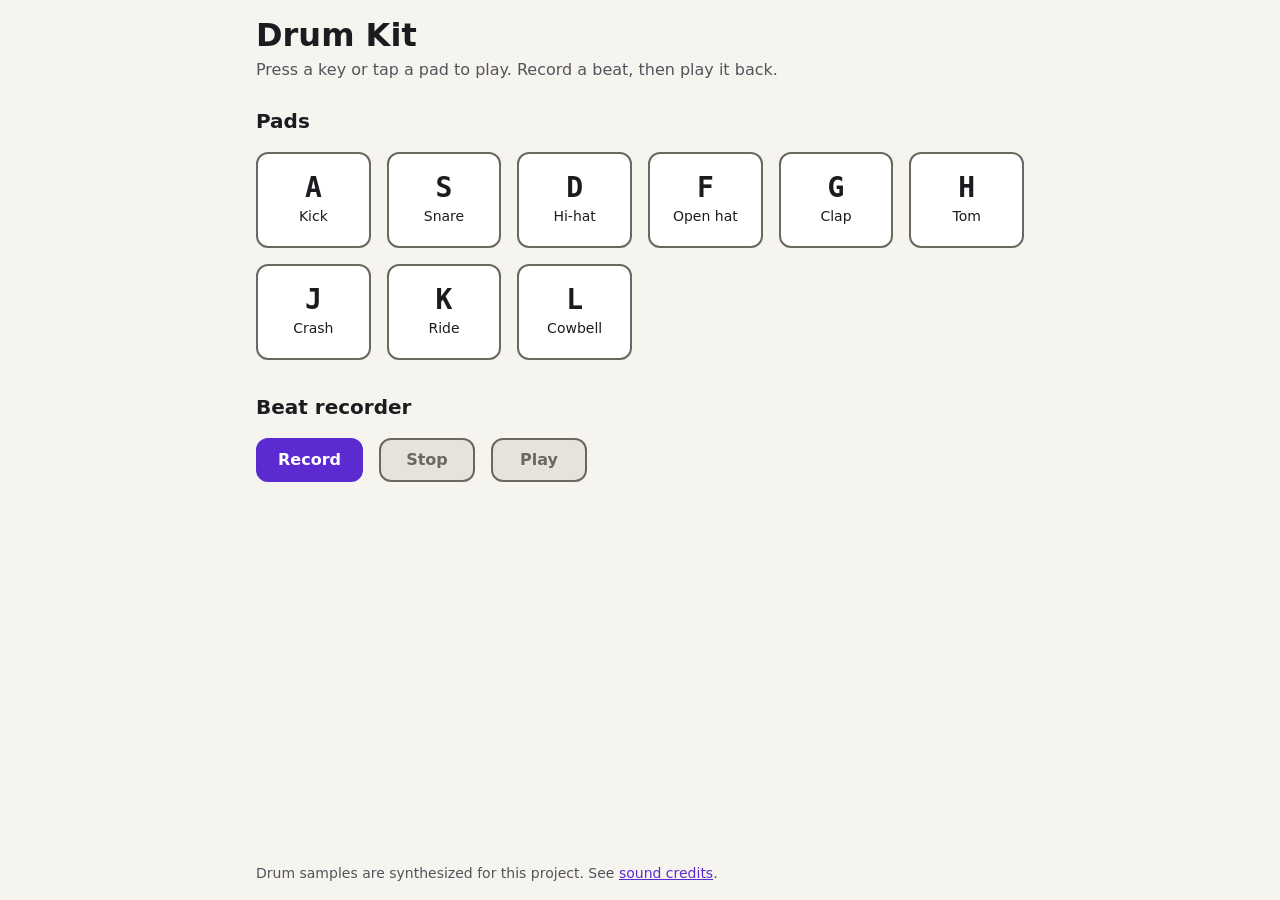
<file: Homework_2/index.html>
<!DOCTYPE html>
<html lang="en">
<head>
  <meta charset="UTF-8">
  <meta name="viewport" content="width=device-width, initial-scale=1.0">
  <meta name="description" content="A keyboard-playable drum kit with nine pads and a beat recorder.">
  <title>Drum Kit</title>
  <link rel="icon" href="data:,">
  <link rel="stylesheet" href="css/tokens.css">
  <link rel="stylesheet" href="css/drum-kit.css">
  <script src="js/audio-engine.js" defer></script>
  <script src="js/keyboard-input.js" defer></script>
  <script src="js/beat-recorder.js" defer></script>
  <script src="js/main.js" defer></script>
</head>
<body>
  <a href="#main-content" class="skip-link">Skip to main content</a>

  <header class="site-header">
    <h1>Drum Kit</h1>
    <p>Press a key or tap a pad to play. Record a beat, then play it back.</p>
  </header>

  <main id="main-content">
    <section aria-labelledby="pads-title">
      <h2 id="pads-title">Pads</h2>

      <ul class="pad-grid" aria-label="Drum pads">
        <li>
          <button type="button" class="drum-pad" data-key="a" data-sound="kick">
            <kbd>A</kbd> <span class="pad-label">Kick</span>
          </button>
        </li>
        <li>
          <button type="button" class="drum-pad" data-key="s" data-sound="snare">
            <kbd>S</kbd> <span class="pad-label">Snare</span>
          </button>
        </li>
        <li>
          <button type="button" class="drum-pad" data-key="d" data-sound="hihat">
            <kbd>D</kbd> <span class="pad-label">Hi-hat</span>
          </button>
        </li>
        <li>
          <button type="button" class="drum-pad" data-key="f" data-sound="openhat">
            <kbd>F</kbd> <span class="pad-label">Open hat</span>
          </button>
        </li>
        <li>
          <button type="button" class="drum-pad" data-key="g" data-sound="clap">
            <kbd>G</kbd> <span class="pad-label">Clap</span>
          </button>
        </li>
        <li>
          <button type="button" class="drum-pad" data-key="h" data-sound="tom">
            <kbd>H</kbd> <span class="pad-label">Tom</span>
          </button>
        </li>
        <li>
          <button type="button" class="drum-pad" data-key="j" data-sound="crash">
            <kbd>J</kbd> <span class="pad-label">Crash</span>
          </button>
        </li>
        <li>
          <button type="button" class="drum-pad" data-key="k" data-sound="ride">
            <kbd>K</kbd> <span class="pad-label">Ride</span>
          </button>
        </li>
        <li>
          <button type="button" class="drum-pad" data-key="l" data-sound="cowbell">
            <kbd>L</kbd> <span class="pad-label">Cowbell</span>
          </button>
        </li>
      </ul>

      <!-- Sound sources: the engine reads these by data-sound, one per pad -->
      <audio data-sound="kick" src="assets/sounds/kick.wav" preload="auto"></audio>
      <audio data-sound="snare" src="assets/sounds/snare.wav" preload="auto"></audio>
      <audio data-sound="hihat" src="assets/sounds/hihat.wav" preload="auto"></audio>
      <audio data-sound="openhat" src="assets/sounds/openhat.wav" preload="auto"></audio>
      <audio data-sound="clap" src="assets/sounds/clap.wav" preload="auto"></audio>
      <audio data-sound="tom" src="assets/sounds/tom.wav" preload="auto"></audio>
      <audio data-sound="crash" src="assets/sounds/crash.wav" preload="auto"></audio>
      <audio data-sound="ride" src="assets/sounds/ride.wav" preload="auto"></audio>
      <audio data-sound="cowbell" src="assets/sounds/cowbell.wav" preload="auto"></audio>
    </section>

    <section aria-labelledby="recorder-title">
      <h2 id="recorder-title">Beat recorder</h2>

      <ul class="recorder-bar" aria-label="Beat recorder controls">
        <li><button type="button" class="recorder-btn" id="rec-start">Record</button></li>
        <li><button type="button" class="recorder-btn" id="rec-stop" disabled>Stop</button></li>
        <li><button type="button" class="recorder-btn" id="rec-play" disabled>Play</button></li>
      </ul>
      <p class="recorder-status" role="status"></p>
    </section>
  </main>

  <footer class="site-footer">
    <p>Drum samples are synthesized for this project. See <a href="assets/sounds/README.md">sound credits</a>.</p>
  </footer>
</body>
</html>
</file>
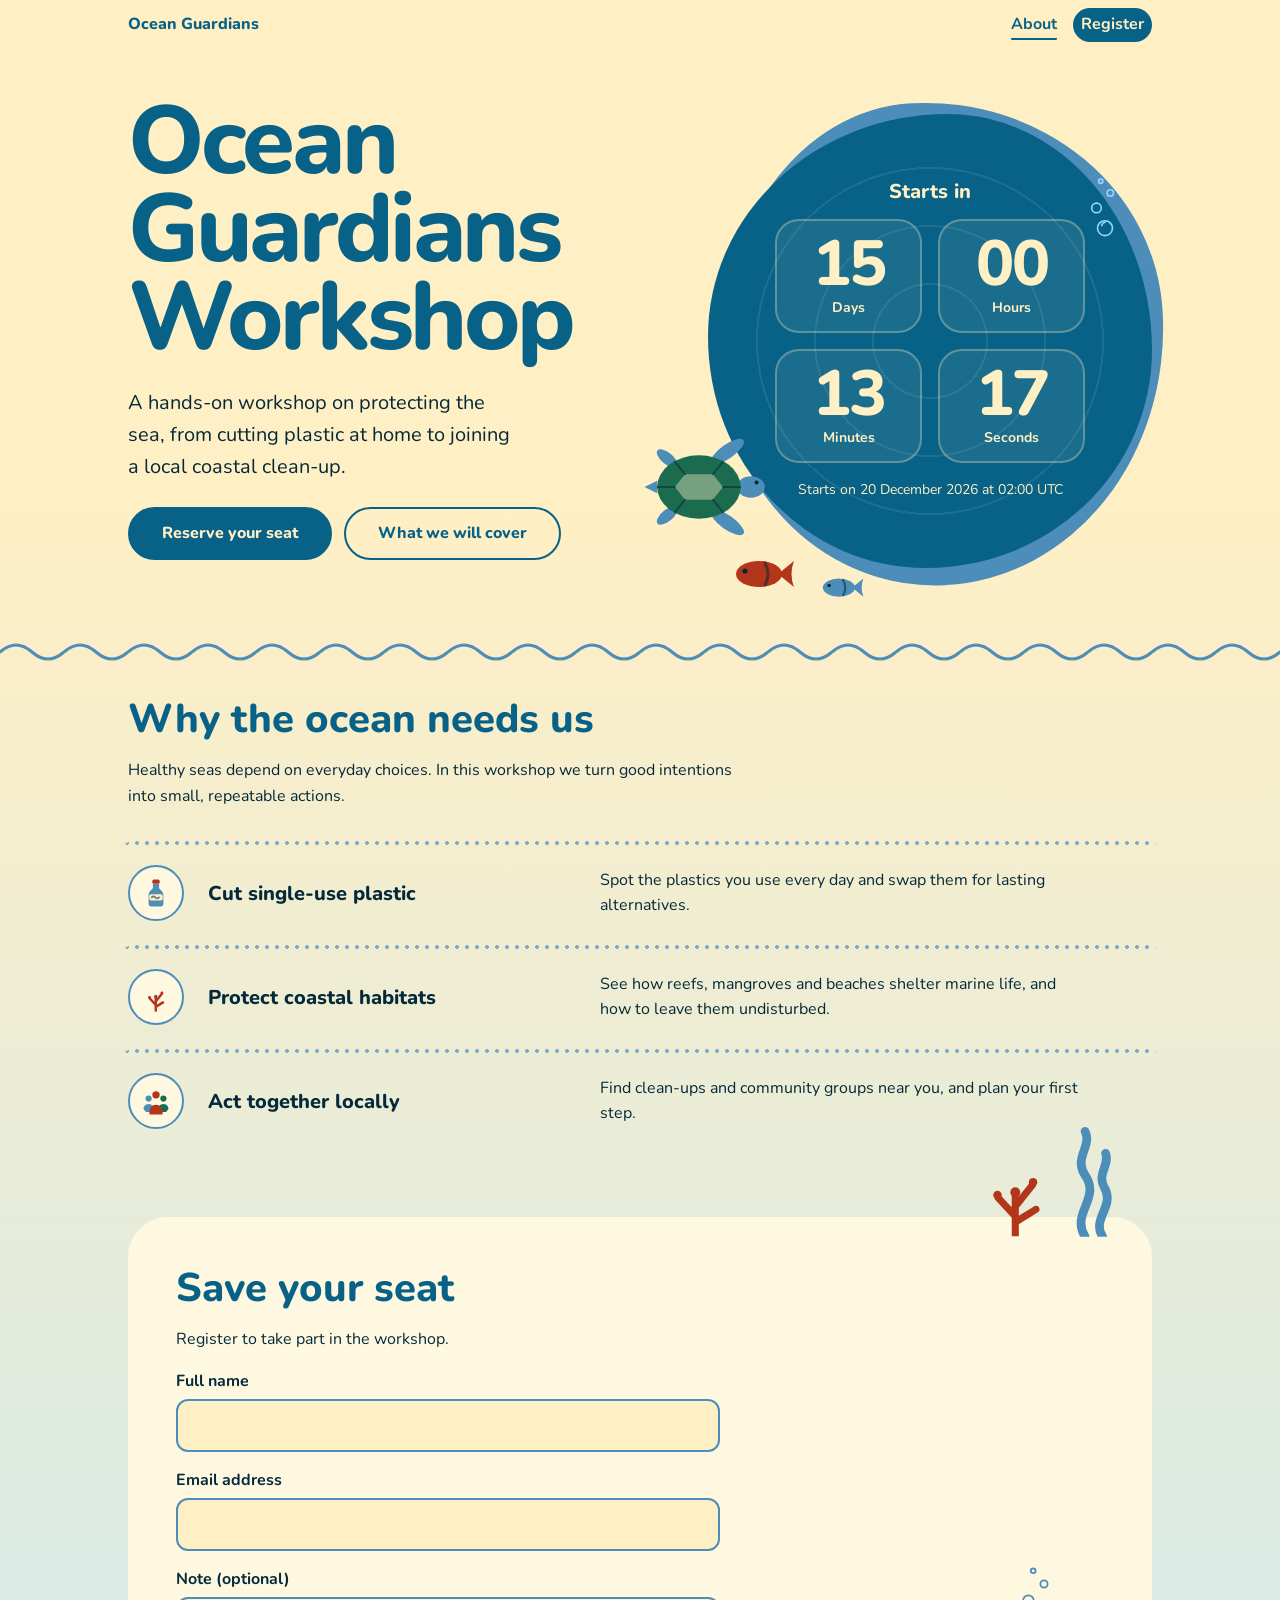
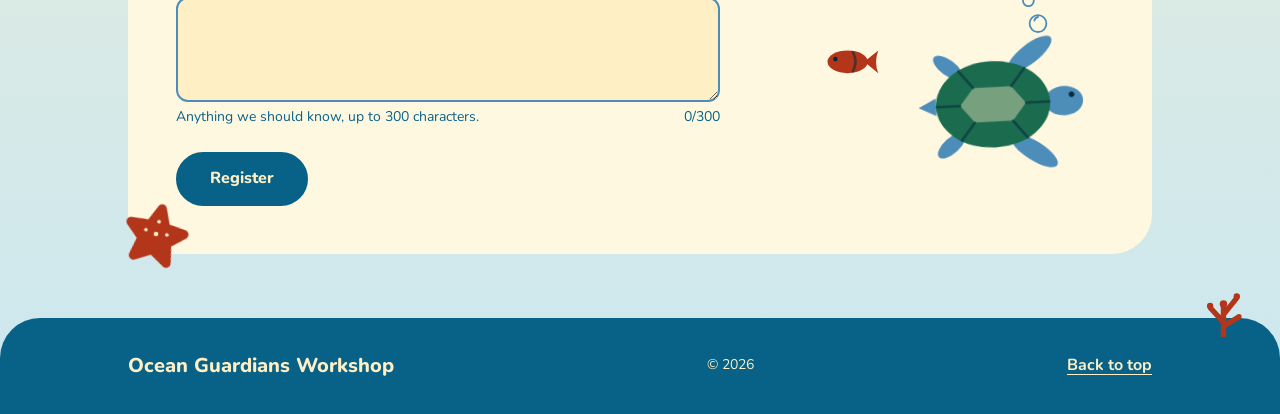
<file: Homework_3/index.html>
<!DOCTYPE html>
<html lang="en">
<head>
  <meta charset="UTF-8">
  <meta name="viewport" content="width=device-width, initial-scale=1.0">
  <meta http-equiv="Content-Security-Policy" content="default-src 'none'; script-src 'self'; style-src 'self'; img-src 'self'; font-src 'self'; connect-src 'self'; base-uri 'none'; object-src 'none'; form-action 'none'">
  <meta name="description" content="A community workshop on protecting the ocean. Count down to the start and reserve your seat.">
  <title>Ocean Guardians Workshop</title>
  <link rel="icon" href="assets/favicon.svg" type="image/svg+xml">
  <link rel="stylesheet" href="css/fonts.css">
  <link rel="stylesheet" href="css/tokens.css">
  <link rel="stylesheet" href="css/hub.css">
  <link rel="stylesheet" href="css/art.css">
  <noscript><link rel="stylesheet" href="css/noscript.css"></noscript>
  <script src="js/config.js" defer></script>
  <script src="js/countdown.js" defer></script>
  <script src="js/format.js" defer></script>
  <script src="js/sanitize.js" defer></script>
  <script src="js/form-machine.js" defer></script>
  <script src="js/registration-api.js" defer></script>
  <script src="js/main.js" defer></script>
</head>
<body>
  <a href="#main-content" class="skip-link">Skip to main content</a>

  <!-- Illustration sprite: drawn by hand as vectors, coloured by classes in css/art.css -->
  <svg class="sprite" width="0" height="0" aria-hidden="true" focusable="false">
    <defs>
      <symbol id="art-turtle" viewBox="0 0 240 180">
        <ellipse class="a-skin" cx="157" cy="34" rx="31" ry="11" transform="rotate(-35 157 34)"/>
        <ellipse class="a-skin" cx="157" cy="146" rx="31" ry="11" transform="rotate(35 157 146)"/>
        <ellipse class="a-skin" cx="62" cy="45" rx="20" ry="9" transform="rotate(39 62 45)"/>
        <ellipse class="a-skin" cx="62" cy="135" rx="20" ry="9" transform="rotate(-39 62 135)"/>
        <polygon class="a-skin" points="26,90 46,80 46,100"/>
        <ellipse class="a-skin" cx="194" cy="90" rx="22" ry="17"/>
        <circle class="a-ink" cx="203" cy="83" r="3.2"/>
        <ellipse class="a-shell" cx="112" cy="90" rx="66" ry="50"/>
        <polygon class="a-scute" points="90,70 134,70 150,90 134,110 90,110 74,90"/>
        <path class="a-seam" d="M90 70 L74 50 M134 70 L150 50 M150 90 L177 90 M134 110 L150 130 M90 110 L74 130 M74 90 L47 90"/>
      </symbol>

      <symbol id="art-fish" viewBox="0 0 64 36">
        <path class="a-fill" d="M46 18 L62 5 Q57 18 62 31 Z"/>
        <ellipse class="a-fill" cx="27" cy="18" rx="23" ry="13"/>
        <path class="a-seam" d="M33 7 Q39 18 33 29"/>
        <circle class="a-ink" cx="13" cy="15" r="2.6"/>
      </symbol>

      <symbol id="art-bubbles" viewBox="0 0 60 120">
        <circle class="a-bubble" cx="30" cy="96" r="14"/>
        <circle class="a-bubble" cx="14" cy="58" r="9"/>
        <circle class="a-bubble" cx="40" cy="30" r="6"/>
        <circle class="a-bubble" cx="22" cy="8" r="4"/>
        <path class="a-glint" d="M24 91 Q25 86 30 85"/>
      </symbol>

      <symbol id="art-seaweed" viewBox="0 0 70 150">
        <path class="a-blade" d="M22 150 C2 118 44 98 22 66 C6 42 32 26 22 6"/>
        <path class="a-blade" d="M46 150 C30 126 64 108 48 82 C38 64 56 52 50 36"/>
      </symbol>

      <symbol id="art-coral" viewBox="0 0 90 120">
        <path class="a-branch" d="M44 120 V62 M44 92 L20 66 M44 78 L68 48 M44 100 L70 84"/>
        <circle class="a-tip" cx="44" cy="58" r="7"/>
        <circle class="a-tip" cx="19" cy="62" r="6"/>
        <circle class="a-tip" cx="69" cy="44" r="6"/>
        <circle class="a-tip" cx="73" cy="82" r="5"/>
      </symbol>

      <symbol id="art-starfish" viewBox="0 0 80 80">
        <polygon class="a-star" points="40.0,11.0 48.8,30.9 70.4,33.1 54.3,47.6 58.8,68.9 40.0,58.0 21.2,68.9 25.7,47.6 9.6,33.1 31.2,30.9"/>
        <circle class="a-dot" cx="40" cy="40" r="2.6"/>
        <circle class="a-dot" cx="40" cy="26" r="2"/>
        <circle class="a-dot" cx="52" cy="38" r="2"/>
        <circle class="a-dot" cx="28" cy="38" r="2"/>
      </symbol>

      <symbol id="art-bottle" viewBox="0 0 48 48">
        <rect class="a-fill" x="18" y="2" width="12" height="7" rx="2.5"/>
        <path class="a-skin" d="M19 9h10v6c0 3.5 7 5.5 7 12v14a5 5 0 0 1-5 5H17a5 5 0 0 1-5-5V27c0-6.5 7-8.5 7-12z"/>
        <rect class="a-dot" x="13" y="26" width="22" height="10" rx="3"/>
        <path class="a-seam" d="M17 31q3-3 6 0t6 0"/>
      </symbol>

      <symbol id="art-people" viewBox="0 0 48 48">
        <circle class="a-skin" cx="12" cy="20" r="5"/>
        <path class="a-skin" d="M3 42q0-13 9-13t9 13z"/>
        <circle class="a-shell" cx="36" cy="20" r="5"/>
        <path class="a-shell" d="M27 42q0-13 9-13t9 13z"/>
        <circle class="a-fill" cx="24" cy="14" r="6"/>
        <path class="a-fill" d="M13 46q0-16 11-16t11 16z"/>
      </symbol>

      <pattern id="art-wave" width="64" height="24" patternUnits="userSpaceOnUse">
        <path class="a-wave" d="M0 12 Q16 -2 32 12 T64 12"/>
      </pattern>
    </defs>
  </svg>

  <span class="bubbles" aria-hidden="true">
    <span class="bubble"></span>
    <span class="bubble"></span>
    <span class="bubble"></span>
    <span class="bubble"></span>
    <span class="bubble"></span>
    <span class="bubble"></span>
    <span class="bubble"></span>
    <span class="bubble"></span>
    <span class="bubble"></span>
    <span class="bubble"></span>
    <span class="bubble"></span>
    <span class="bubble"></span>
  </span>

  <header class="site-header">
    <a class="brand" href="#top">Ocean Guardians</a>
    <nav aria-label="Page sections">
      <ul class="nav-list">
        <li><a href="#about">About</a></li>
        <li><a class="nav-cta" href="#register">Register</a></li>
      </ul>
    </nav>
  </header>

  <main id="main-content">
    <section class="hero" id="top" aria-labelledby="hero-title">
      <h1 id="hero-title">Ocean Guardians Workshop</h1>
      <p class="hero-lead">A hands-on workshop on protecting the sea, from cutting plastic at home to joining a local coastal clean-up.</p>
      <p class="hero-actions">
        <a class="btn" href="#register">Reserve your seat</a>
        <a class="btn btn-quiet" href="#about">What we will cover</a>
      </p>

      <section class="countdown" id="countdown" data-state="running" aria-labelledby="countdown-title">
        <h2 id="countdown-title" class="countdown-title">Starts in</h2>

        <svg class="art art-turtle" aria-hidden="true" focusable="false"><use href="#art-turtle"/></svg>
        <svg class="art art-fish art-fish-a" aria-hidden="true" focusable="false"><use href="#art-fish"/></svg>
        <svg class="art art-fish art-fish-b" aria-hidden="true" focusable="false"><use href="#art-fish"/></svg>
        <svg class="art art-bubbles" aria-hidden="true" focusable="false"><use href="#art-bubbles"/></svg>

        <ul class="countdown-grid">
          <li class="countdown-cell">
            <span class="cd-value" id="cd-days">--</span>
            <span class="cd-label">Days</span>
          </li>
          <li class="countdown-cell">
            <span class="cd-value" id="cd-hours">--</span>
            <span class="cd-label">Hours</span>
          </li>
          <li class="countdown-cell">
            <span class="cd-value" id="cd-minutes">--</span>
            <span class="cd-label">Minutes</span>
          </li>
          <li class="countdown-cell">
            <span class="cd-value" id="cd-seconds">--</span>
            <span class="cd-label">Seconds</span>
          </li>
        </ul>

        <p class="countdown-when">
          Starts on <time class="countdown-time" datetime="2026-12-20T02:00:00Z">20 December 2026, 02:00 UTC</time>
        </p>
        <p class="countdown-done">The workshop has started. Welcome aboard!</p>
        <p class="countdown-invalid">The countdown is unavailable right now. Please check back soon.</p>
        <p class="countdown-status visually-hidden" role="status"></p>
      </section>
    </section>

    <svg class="waterline" aria-hidden="true" focusable="false"><rect width="100%" height="24" fill="url(#art-wave)"/></svg>

    <section class="about" id="about" aria-labelledby="about-title">
      <h2 id="about-title">Why the ocean needs us</h2>
      <p class="section-lead">Healthy seas depend on everyday choices. In this workshop we turn good intentions into small, repeatable actions.</p>

      <ul class="topic-list">
        <li class="topic">
          <svg class="topic-icon" aria-hidden="true" focusable="false"><use href="#art-bottle"/></svg>
          <h3>Cut single-use plastic</h3>
          <p>Spot the plastics you use every day and swap them for lasting alternatives.</p>
        </li>
        <li class="topic">
          <svg class="topic-icon" aria-hidden="true" focusable="false"><use href="#art-coral"/></svg>
          <h3>Protect coastal habitats</h3>
          <p>See how reefs, mangroves and beaches shelter marine life, and how to leave them undisturbed.</p>
        </li>
        <li class="topic">
          <svg class="topic-icon" aria-hidden="true" focusable="false"><use href="#art-people"/></svg>
          <h3>Act together locally</h3>
          <p>Find clean-ups and community groups near you, and plan your first step.</p>
        </li>
      </ul>
    </section>

    <section class="register" id="register" data-state="idle" aria-labelledby="register-title">
      <svg class="art art-seaweed" aria-hidden="true" focusable="false"><use href="#art-seaweed"/></svg>
      <svg class="art art-coral" aria-hidden="true" focusable="false"><use href="#art-coral"/></svg>
      <svg class="art art-starfish" aria-hidden="true" focusable="false"><use href="#art-starfish"/></svg>
      <svg class="art art-scene-turtle" aria-hidden="true" focusable="false"><use href="#art-turtle"/></svg>
      <svg class="art art-scene-fish" aria-hidden="true" focusable="false"><use href="#art-fish"/></svg>
      <svg class="art art-scene-bubbles" aria-hidden="true" focusable="false"><use href="#art-bubbles"/></svg>
      <h2 id="register-title">Save your seat</h2>
      <p class="section-lead">Register to take part in the workshop.</p>
      <noscript><p class="reg-nojs">Registration needs JavaScript. Please turn it on and reload this page.</p></noscript>

      <form class="reg-form" id="reg-form" novalidate>
        <ul class="reg-fields">
          <li class="field">
            <label for="reg-name">Full name</label>
            <input type="text" id="reg-name" name="name" autocomplete="name" required maxlength="80" aria-describedby="reg-name-error">
            <p class="field-error" id="reg-name-error"></p>
          </li>
          <li class="field">
            <label for="reg-email">Email address</label>
            <input type="email" id="reg-email" name="email" autocomplete="email" required maxlength="254" aria-describedby="reg-email-error">
            <p class="field-error" id="reg-email-error"></p>
          </li>
          <li class="field">
            <label for="reg-note">Note (optional)</label>
            <textarea id="reg-note" name="note" rows="3" maxlength="300" aria-describedby="reg-note-hint reg-note-error"></textarea>
            <p class="field-hint" id="reg-note-hint">Anything we should know, up to 300 characters. <span class="field-count" aria-hidden="true"></span></p>
            <p class="field-error" id="reg-note-error"></p>
          </li>
        </ul>
        <button type="submit" class="btn" id="reg-submit">Register</button>
        <p class="reg-status visually-hidden" role="status"></p>
      </form>

      <p class="reg-error">
        <span class="reg-error-message" role="alert"></span>
        <button type="button" class="btn btn-quiet reg-retry">Try again</button>
      </p>

      <section class="reg-success" aria-labelledby="reg-success-title">
        <h3 id="reg-success-title" tabindex="-1">You're registered</h3>
        <p class="reg-success-message"></p>
      </section>
    </section>
  </main>

  <footer class="site-footer">
    <svg class="art art-foot-coral" aria-hidden="true" focusable="false"><use href="#art-coral"/></svg>
    <p class="footer-name">Ocean Guardians Workshop</p>
    <p class="footer-small">&copy; 2026</p>
    <a class="to-top" href="#top">Back to top</a>
  </footer>
</body>
</html>
</file>
<file: Bonus/css/tokens.css>
/* ==========================================================================
   Design tokens — the only file with raw color values.
   Light = printed paper, dark = ink-black paper. The intro editor and the
   source view use their own "editor" palette in both themes.
   ========================================================================== */

:root {
  /* Palette */
  --palette-paper-50: #fbf8f1;
  --palette-paper-100: #f3eee2;
  --palette-paper-300: #d9d1bf;
  --palette-ink-900: #1b1a17;
  --palette-ink-600: #57534a;
  --palette-night-900: #15161a;
  --palette-night-800: #1f2026;
  --palette-night-600: #3a3b43;
  --palette-bone-100: #ece7db;
  --palette-bone-300: #b6b0a2;
  --palette-blue-700: #1f45b0;
  --palette-blue-300: #9ab8ff;
  --palette-red-700: #a1261c;
  --palette-red-300: #ff9a8c;
  --palette-gold-200: #f1e1a4;
  --palette-gold-800: #4b4018;
  --palette-green-300: #a6e3a1;

  /* Semantic: paper */
  --color-paper: var(--palette-paper-50);
  --color-paper-raised: var(--palette-paper-100);
  --color-ink: var(--palette-ink-900);
  --color-ink-soft: var(--palette-ink-600);
  --color-rule: var(--palette-ink-900);
  --color-rule-soft: var(--palette-paper-300);
  --color-link: var(--palette-blue-700);
  --color-accent: var(--palette-red-700);
  --color-mark: var(--palette-gold-200);
  --color-focus: var(--palette-blue-700);
  --color-backdrop: rgb(27 26 23 / 0.45);
  --color-shadow: rgb(27 26 23 / 0.12);

  /* Semantic: editor (intro + source mode), same in both themes */
  --color-editor-bg: var(--palette-night-900);
  --color-editor-chrome: var(--palette-night-800);
  --color-editor-line: var(--palette-night-600);
  --color-editor-ink: var(--palette-bone-100);
  --color-editor-muted: var(--palette-bone-300);
  --color-tok-cmd: var(--palette-red-300);
  --color-tok-arg: var(--palette-blue-300);
  --color-tok-ok: var(--palette-green-300);

  /* Type */
  --font-serif: "Latin Modern Roman", "CMU Serif", "Computer Modern Serif",
    "Palatino Linotype", Palatino, "Book Antiqua", "Iowan Old Style", Georgia, serif;
  --font-mono: "Latin Modern Mono", "CMU Typewriter Text", ui-monospace,
    "Cascadia Code", Consolas, "SF Mono", Menlo, monospace;
  --text-sm: 0.875rem;
  --text-base: 1.0625rem;
  --text-lg: 1.25rem;
  --text-xl: 1.6rem;
  --text-title: clamp(2.6rem, 9vw, 5.5rem);
  --leading: 1.6;

  /* Space + layout */
  --space-1: 0.25rem;
  --space-2: 0.5rem;
  --space-3: 0.75rem;
  --space-4: 1rem;
  --space-6: 1.5rem;
  --space-8: 2rem;
  --space-12: 3rem;
  --space-16: 4rem;
  --measure: 40rem;
  --margin-col: 13rem;
  --radius: 4px;

  /* Motion */
  --ease-out: cubic-bezier(0.2, 0.8, 0.2, 1);
  --dur-fast: 150ms;
  --dur-slow: 600ms;

  /* Localised labels used by CSS counters (switched by :lang below) */
  --label-figure: "Figure";
  --label-section: "§";
}

:root:lang(vi) {
  --label-figure: "Hình";
}

/* Dark theme from the OS, unless the user forced light */
@media (prefers-color-scheme: dark) {
  :root:not(.light-theme) {
    --color-paper: var(--palette-night-900);
    --color-paper-raised: var(--palette-night-800);
    --color-ink: var(--palette-bone-100);
    --color-ink-soft: var(--palette-bone-300);
    --color-rule: var(--palette-bone-100);
    --color-rule-soft: var(--palette-night-600);
    --color-link: var(--palette-blue-300);
    --color-accent: var(--palette-red-300);
    --color-mark: var(--palette-gold-800);
    --color-focus: var(--palette-blue-300);
    --color-backdrop: rgb(0 0 0 / 0.6);
    --color-shadow: rgb(0 0 0 / 0.4);
  }
}

/* Dark theme forced by the toggle (js/theme.js) */
:root.dark-theme {
  --color-paper: var(--palette-night-900);
  --color-paper-raised: var(--palette-night-800);
  --color-ink: var(--palette-bone-100);
  --color-ink-soft: var(--palette-bone-300);
  --color-rule: var(--palette-bone-100);
  --color-rule-soft: var(--palette-night-600);
  --color-link: var(--palette-blue-300);
  --color-accent: var(--palette-red-300);
  --color-mark: var(--palette-gold-800);
  --color-focus: var(--palette-blue-300);
  --color-backdrop: rgb(0 0 0 / 0.6);
  --color-shadow: rgb(0 0 0 / 0.4);
}

html {
  color-scheme: light dark;
}

:root.dark-theme {
  color-scheme: dark;
}

:root.light-theme {
  color-scheme: light;
}
</file>
<file: Bonus/css/base.css>
/* ==========================================================================
   Base — reset, typography and the "paper" layout:
   \maketitle block, table of contents, numbered sections, margin notes,
   footnotes, booktabs table, references and colophon.
   ========================================================================== */

/* Reset ------------------------------------------------------------------- */

*,
*::before,
*::after {
  box-sizing: border-box;
  margin: 0;
  padding: 0;
}

html {
  scroll-behavior: smooth;
  scroll-padding-top: var(--space-16);
  -webkit-text-size-adjust: 100%;
  text-size-adjust: 100%;
}

body {
  min-height: 100vh;
  background: var(--color-paper);
  color: var(--color-ink);
  font-family: var(--font-serif);
  font-size: var(--text-base);
  line-height: var(--leading);
  font-kerning: normal;
  font-variant-ligatures: common-ligatures;
  text-rendering: optimizeLegibility;
  hanging-punctuation: first;
  overflow-x: hidden;
}

img,
svg {
  display: block;
  max-width: 100%;
  height: auto;
}

button {
  font: inherit;
  color: inherit;
  cursor: pointer;
}

ul,
ol {
  padding-inline-start: var(--space-6);
}

a {
  color: var(--color-link);
  text-decoration-thickness: 1px;
  text-underline-offset: 0.18em;
}

a:hover {
  text-decoration-thickness: 2px;
}

:focus-visible {
  outline: 2px solid var(--color-focus);
  outline-offset: 3px;
  border-radius: 2px;
}

::selection {
  background: var(--color-mark);
  color: var(--color-ink);
}

kbd {
  font-family: var(--font-mono);
  font-size: 0.75em;
  padding: 0.05em 0.4em;
  border: 1px solid currentColor;
  border-radius: var(--radius);
  opacity: 0.8;
}

/* Skip link + reading progress --------------------------------------------- */

.skip-link {
  position: absolute;
  top: var(--space-2);
  left: var(--space-2);
  z-index: 100;
  padding: var(--space-2) var(--space-4);
  background: var(--color-ink);
  color: var(--color-paper);
  transform: translateY(-200%);
}

.skip-link:focus {
  transform: none;
}

.progress {
  display: none;
}

@supports (animation-timeline: scroll()) {
  .progress {
    display: block;
    position: fixed;
    inset: 0 0 auto;
    z-index: 50;
    height: 3px;
    background: var(--color-accent);
    transform-origin: left;
    transform: scaleX(0);
    animation: progress-grow linear both;
    animation-timeline: scroll(root block);
  }
}

@keyframes progress-grow {
  to {
    transform: scaleX(1);
  }
}

/* Page width -------------------------------------------------------------- */

.title-block,
.toc,
main,
.colophon {
  width: min(100% - 2 * var(--space-4), var(--measure) + var(--margin-col) + var(--space-8));
  margin-inline: auto;
}

/* Toolbar ------------------------------------------------------------------ */

.toolbar {
  display: none;
}

.js .toolbar {
  display: flex;
  flex-wrap: wrap;
  justify-content: flex-end;
  align-items: center;
  gap: var(--space-2);
  padding: var(--space-3) var(--space-4);
}

@media (min-width: 48rem) {
  .js .toolbar {
    position: fixed;
    top: var(--space-3);
    right: var(--space-4);
    z-index: 40;
    padding: var(--space-1);
    background: var(--color-paper);
    border: 1px solid var(--color-rule-soft);
    border-radius: 999px;
    box-shadow: 0 2px 10px var(--color-shadow);
  }
}

.lang-switch {
  display: flex;
  border: 1px solid var(--color-rule-soft);
  border-radius: 999px;
  overflow: hidden;
}

.lang-btn,
.tool-btn {
  display: inline-flex;
  align-items: center;
  gap: var(--space-2);
  min-height: 2.25rem;
  padding: var(--space-1) var(--space-3);
  background: transparent;
  border: 0;
  font-family: var(--font-mono);
  font-size: var(--text-sm);
  border-radius: 999px;
  transition: background-color var(--dur-fast), color var(--dur-fast);
}

.lang-btn {
  border-radius: 0;
}

.lang-btn[aria-pressed="true"],
.tool-btn[aria-pressed="true"] {
  background: var(--color-ink);
  color: var(--color-paper);
}

.lang-btn:hover,
.tool-btn:hover {
  background: var(--color-paper-raised);
  color: var(--color-ink);
}

.lang-btn[aria-pressed="true"]:hover,
.tool-btn[aria-pressed="true"]:hover {
  background: var(--color-ink);
  color: var(--color-paper);
}

.tool-icon {
  flex: none;
}

/* \maketitle ---------------------------------------------------------------- */

.title-block {
  padding-block: var(--space-16) var(--space-12);
  text-align: center;
}

.kicker {
  font-family: var(--font-mono);
  font-size: var(--text-sm);
  letter-spacing: 0.08em;
  text-transform: uppercase;
  color: var(--color-ink-soft);
}

.title {
  margin-block: var(--space-4) var(--space-3);
  font-size: var(--text-title);
  font-weight: 400;
  line-height: 1.05;
  letter-spacing: -0.02em;
  view-transition-name: doc-title;
}

.subtitle {
  font-size: var(--text-lg);
  font-style: italic;
  max-width: 34rem;
  margin-inline: auto;
}

.affiliation {
  margin-top: var(--space-4);
  font-variant: small-caps;
  letter-spacing: 0.03em;
  color: var(--color-ink-soft);
}

.abstract {
  display: flex;
  flex-direction: column;
  align-items: center;
  gap: var(--space-6);
  max-width: 34rem;
  margin: var(--space-12) auto 0;
  text-align: left;
}

@media (min-width: 36rem) {
  .abstract {
    flex-direction: row;
    align-items: flex-start;
  }
}

.portrait {
  flex: none;
}

.portrait img {
  width: 7rem;
  height: 7rem;
  object-fit: cover;
  border-radius: 50%;
  border: 1px solid var(--color-rule-soft);
}

.abstract-label {
  font-weight: 700;
  font-variant: small-caps;
  letter-spacing: 0.06em;
  text-align: center;
}

@media (min-width: 36rem) {
  .abstract-label {
    text-align: left;
  }
}

.abstract-body p + p {
  margin-top: var(--space-1);
}

.abstract-body p:last-child {
  font-size: var(--text-sm);
  text-align: justify;
  hyphens: auto;
}

/* Table of contents ------------------------------------------------------- */

.toc {
  max-width: calc(var(--measure));
  padding-block: var(--space-6);
  border-block: 1px solid var(--color-rule);
}

.toc-title {
  font-size: var(--text-lg);
  margin-bottom: var(--space-3);
}

.toc ol {
  list-style: none;
  padding: 0;
  counter-reset: toc;
}

.toc a {
  display: flex;
  align-items: baseline;
  gap: var(--space-2);
  padding-block: var(--space-1);
  color: var(--color-ink);
  text-decoration: none;
}

.toc a::before {
  counter-increment: toc;
  content: counter(toc);
  min-width: 1.5rem;
  font-weight: 700;
}

.toc li:last-child a::before {
  content: "";
  counter-increment: none;
}

.toc a::after {
  content: "↘";
  color: var(--color-ink-soft);
}

.toc .leader {
  flex: 1;
  border-bottom: 2px dotted var(--color-rule-soft);
  transform: translateY(-0.3em);
}

.toc a:hover span:first-child,
.toc a:focus-visible span:first-child {
  color: var(--color-link);
}

/* Sections ---------------------------------------------------------------- */

main {
  counter-reset: sec;
  padding-block: var(--space-8);
}

.sec {
  padding-block: var(--space-8);
}

.sec > h2 {
  font-size: var(--text-xl);
  line-height: 1.2;
  margin-bottom: var(--space-6);
}

.sec > h2::before {
  counter-increment: sec;
  content: counter(sec);
  display: inline-block;
  min-width: 2.25rem;
  color: var(--color-accent);
}

#contact > h2::before {
  content: none;
  counter-increment: none;
}

.sec-lead {
  max-width: var(--measure);
  margin-bottom: var(--space-6);
  font-style: italic;
  color: var(--color-ink-soft);
}

.sec > .sec-lead:last-child {
  margin: var(--space-6) 0 0;
}

/* Entries with margin notes (Tufte style) ------------------------------------ */

.entry {
  display: flex;
  flex-direction: column;
  gap: var(--space-2);
}

.entry + .entry {
  margin-top: var(--space-8);
}

.entry .margin-note {
  order: -1;
}

@media (min-width: 60rem) {
  .entry {
    display: grid;
    grid-template-columns: minmax(0, var(--measure)) var(--margin-col);
    column-gap: var(--space-8);
    align-items: start;
  }

  .entry .margin-note {
    order: 0;
    padding-left: var(--space-3);
    border-left: 1px solid var(--color-rule-soft);
  }
}

.entry-body p,
.entry-body ul {
  max-width: var(--measure);
  text-align: justify;
  hyphens: auto;
}

.entry-body p + p,
.entry-body p + ul {
  margin-top: var(--space-3);
}

.entry-body li + li {
  margin-top: var(--space-1);
}

.entry-body h3 {
  font-size: var(--text-lg);
  line-height: 1.3;
}

.entry-org {
  font-style: italic;
  color: var(--color-ink-soft);
}

.margin-note {
  font-size: var(--text-sm);
  line-height: 1.45;
  color: var(--color-ink-soft);
}

.note-label,
.note-award {
  display: block;
}

.note-label {
  font-variant: small-caps;
  letter-spacing: 0.04em;
}

.note-award {
  color: var(--color-accent);
  font-style: italic;
}

.aside-line {
  font-style: italic;
  color: var(--color-ink-soft);
}

/* Footnotes (Popover API) ------------------------------------------------- */

.fn-ref {
  padding: 0 0.15em;
  background: none;
  border: 0;
  color: var(--color-accent);
  font-size: 0.7em;
  font-weight: 700;
  line-height: 1;
  vertical-align: super;
}

.fn-ref:hover {
  text-decoration: underline;
}

.footnote {
  width: min(26rem, 100% - 2 * var(--space-4));
  margin: auto;
  padding: var(--space-4) var(--space-6);
  background: var(--color-paper-raised);
  color: var(--color-ink);
  border: 1px solid var(--color-rule);
  border-radius: var(--radius);
  box-shadow: 0 10px 30px var(--color-shadow);
  font-size: var(--text-sm);
}

.footnote::backdrop {
  background: transparent;
}

/* Without Popover API support the note stays visible as a normal footnote */
.footnote:not(:popover-open) {
  display: none;
}

@supports not selector(:popover-open) {
  .footnote,
  .footnote:not(:popover-open) {
    display: block;
    position: static;
    width: auto;
    margin-top: var(--space-6);
    padding: var(--space-3) 0 0;
    background: none;
    border: 0;
    border-top: 1px solid var(--color-rule-soft);
    box-shadow: none;
  }
}

.fn-num {
  color: var(--color-accent);
  font-weight: 700;
  vertical-align: super;
  font-size: 0.75em;
}

/* Booktabs table ------------------------------------------------------------ */

.table-wrap {
  max-width: var(--measure);
  overflow-x: auto;
}

.booktabs {
  width: 100%;
  border-collapse: collapse;
  border-top: 2px solid var(--color-rule);
  border-bottom: 2px solid var(--color-rule);
  font-size: var(--text-sm);
}

.booktabs caption {
  caption-side: top;
  padding-bottom: var(--space-3);
  text-align: left;
  font-size: var(--text-base);
}

.tab-num {
  font-weight: 700;
}

.booktabs th,
.booktabs td {
  padding: var(--space-2) var(--space-3);
  text-align: left;
  vertical-align: top;
}

.booktabs thead th {
  border-bottom: 1px solid var(--color-rule);
  font-variant: small-caps;
  letter-spacing: 0.04em;
}

.booktabs tbody th {
  font-weight: 400;
  font-style: italic;
  white-space: nowrap;
}

@media (max-width: 30rem) {
  .booktabs tbody th {
    white-space: normal;
  }
}

/* References = contact ------------------------------------------------------ */

.refs {
  list-style: none;
  padding: 0;
  counter-reset: ref;
  max-width: var(--measure);
}

.refs li {
  position: relative;
  padding-left: 2.5rem;
  overflow-wrap: anywhere;
}

.refs li + li {
  margin-top: var(--space-3);
}

.refs li::before {
  counter-increment: ref;
  content: "[" counter(ref) "]";
  position: absolute;
  left: 0;
  color: var(--color-ink-soft);
}

.copy-btn {
  margin-left: var(--space-2);
  padding: 0.1em 0.6em;
  background: transparent;
  border: 1px solid var(--color-rule-soft);
  border-radius: 999px;
  font-family: var(--font-mono);
  font-size: var(--text-sm);
  min-height: 1.75rem;
}

.copy-btn:hover {
  border-color: var(--color-ink);
}

.toast {
  margin-top: var(--space-4);
  font-family: var(--font-mono);
  font-size: var(--text-sm);
  color: var(--color-accent);
}

.toast:empty {
  display: none;
}

/* Colophon ---------------------------------------------------------------- */

.colophon {
  padding-block: var(--space-12) var(--space-16);
  text-align: center;
  font-size: var(--text-sm);
  color: var(--color-ink-soft);
  border-top: 1px solid var(--color-rule-soft);
}

.end-doc {
  margin-bottom: var(--space-2);
  font-family: var(--font-mono);
  color: var(--color-accent);
}

/* Motion ------------------------------------------------------------------ */

@media (prefers-reduced-motion: reduce) {
  html {
    scroll-behavior: auto;
  }

  *,
  *::before,
  *::after {
    transition-duration: 0.01ms !important;
  }
}
</file>
<file: Bonus/css/intro.css>
/* ==========================================================================
   Compile intro — a full-screen editor that types hung.tex, prints a
   pdflatex log, then morphs \name{...} into the page title through a
   View Transition (shared name: doc-title).
   Only visible while <html> has .intro-pending (set by js/intro-gate.js).
   ========================================================================== */

.intro {
  display: none;
}

.intro-pending body {
  overflow: hidden;
}

.intro-pending .intro {
  display: grid;
  place-items: center;
  position: fixed;
  inset: 0;
  z-index: 200;
  padding: var(--space-4);
  background: var(--color-editor-bg);
  color: var(--color-editor-ink);
}

/* Only one element may own the shared name at a time */
.intro-pending .title {
  view-transition-name: none;
}

.intro-pending .tok-name {
  view-transition-name: doc-title;
}

.intro-window {
  width: min(46rem, 100%);
  border: 1px solid var(--color-editor-line);
  border-radius: 8px;
  background: var(--color-editor-bg);
  overflow: hidden;
}

.intro-titlebar {
  display: flex;
  align-items: center;
  gap: var(--space-2);
  padding: var(--space-2) var(--space-4);
  background: var(--color-editor-chrome);
  border-bottom: 1px solid var(--color-editor-line);
  font-family: var(--font-mono);
  font-size: var(--text-sm);
  color: var(--color-editor-muted);
}

.intro-dot {
  width: 0.7rem;
  height: 0.7rem;
  border-radius: 50%;
  background: var(--color-editor-line);
}

.intro-file {
  margin-left: var(--space-2);
}

.intro-source {
  min-height: 15.5em;
  padding: var(--space-4) var(--space-6);
  font-family: var(--font-mono);
  font-size: clamp(0.75rem, 2.6vw, 0.95rem);
  line-height: 1.65;
  white-space: pre-wrap;
  overflow-wrap: anywhere;
}

.intro-source code::after {
  content: "▍";
  color: var(--color-tok-cmd);
  animation: caret-blink 1s steps(1) infinite;
}

.intro[data-state="compiling"] .intro-source code::after,
.intro[data-state="done"] .intro-source code::after {
  content: none;
}

@keyframes caret-blink {
  50% {
    opacity: 0;
  }
}

.tok-cmd {
  color: var(--color-tok-cmd);
}

.tok-arg {
  color: var(--color-tok-arg);
}

.tok-cmt {
  color: var(--color-editor-muted);
  font-style: italic;
}

.tok-name {
  display: inline-block;
  color: var(--color-editor-ink);
}

/* pdflatex log */
.intro-log {
  list-style: none;
  min-height: 6.5em;
  padding: var(--space-3) var(--space-6);
  border-top: 1px solid var(--color-editor-line);
  background: var(--color-editor-chrome);
  font-family: var(--font-mono);
  font-size: 0.78rem;
  line-height: 1.6;
  color: var(--color-editor-muted);
}

.intro-log li {
  animation: log-in 200ms var(--ease-out) both;
}

.intro-log .log-ok {
  color: var(--color-tok-ok);
}

@keyframes log-in {
  from {
    opacity: 0;
    transform: translateY(4px);
  }
}

.intro-actions {
  display: flex;
  justify-content: flex-end;
  gap: var(--space-2);
  padding: var(--space-3) var(--space-4);
  border-top: 1px solid var(--color-editor-line);
}

.intro-actions button {
  display: inline-flex;
  align-items: center;
  gap: var(--space-2);
  min-height: 2.5rem;
  padding: var(--space-2) var(--space-4);
  border-radius: var(--radius);
  font-family: var(--font-mono);
  font-size: var(--text-sm);
}

.intro-compile {
  background: var(--color-tok-ok);
  color: var(--color-editor-bg);
  border: 1px solid var(--color-tok-ok);
}

.intro-skip {
  background: transparent;
  color: var(--color-editor-ink);
  border: 1px solid var(--color-editor-line);
}

.intro-actions button:focus-visible {
  outline-color: var(--color-tok-arg);
}

.intro[data-state="ready"] .intro-compile {
  animation: compile-pulse 1.2s ease-in-out infinite;
}

.intro[data-state="compiling"] .intro-compile {
  opacity: 0.6;
}

@keyframes compile-pulse {
  50% {
    box-shadow: 0 0 0 6px transparent, 0 0 0 3px var(--color-tok-ok);
  }
}

/* View Transition choreography */
::view-transition-group(doc-title) {
  animation-duration: 900ms;
  animation-timing-function: var(--ease-out);
}

::view-transition-old(root) {
  animation: 500ms ease-in both vt-fade-out;
}

::view-transition-new(root) {
  animation: 700ms var(--ease-out) 150ms both vt-paper-in;
}

@keyframes vt-fade-out {
  to {
    opacity: 0;
  }
}

@keyframes vt-paper-in {
  from {
    opacity: 0;
    transform: translateY(12px);
  }
}

@media (prefers-reduced-motion: reduce) {
  .intro-source code::after,
  .intro[data-state="ready"] .intro-compile,
  .intro-log li {
    animation: none;
  }

  ::view-transition-group(*),
  ::view-transition-old(*),
  ::view-transition-new(*) {
    animation: none !important;
  }
}
</file>
<file: Bonus/css/figures.css>
/* ==========================================================================
   Project figures — one hand-drawn diagram per project (CSS + inline SVG),
   numbered "Figure n:" by a CSS counter, plus the detail <dialog>s.
   Animations only run while a figure is on screen (.in-view, js/figures.js).
   ========================================================================== */

.figures {
  display: grid;
  grid-template-columns: repeat(auto-fit, minmax(min(100%, 280px), 1fr));
  gap: var(--space-6);
  counter-reset: fig;
}

.fig {
  display: flex;
  flex-direction: column;
  border: 1px solid var(--color-rule-soft);
  border-radius: var(--radius);
  background: var(--color-paper);
  counter-increment: fig;
  transition: transform var(--dur-fast) var(--ease-out), box-shadow var(--dur-fast);
}

.fig:hover,
.fig:focus-within {
  transform: translateY(-2px);
  box-shadow: 0 8px 24px var(--color-shadow);
}

.fig-art {
  display: grid;
  place-items: center;
  height: 11rem;
  padding: var(--space-3);
  background: var(--color-paper-raised);
  border-bottom: 1px solid var(--color-rule-soft);
  overflow: hidden;
}

.fig-art svg {
  width: 100%;
  max-width: 15rem;
}

.fig figcaption {
  display: flex;
  flex: 1;
  flex-direction: column;
  gap: var(--space-2);
  padding: var(--space-4);
  font-size: var(--text-sm);
}

.fig-title {
  font-size: var(--text-base);
  line-height: 1.3;
}

.fig-title::before {
  content: var(--label-figure) " " counter(fig) ": ";
  font-weight: 400;
  font-style: italic;
  color: var(--color-ink-soft);
}

.fig-stack {
  font-family: var(--font-mono);
  font-size: 0.75rem;
  color: var(--color-ink-soft);
}

.fig-open {
  align-self: flex-start;
  margin-top: auto;
  min-height: 2rem;
  padding: 0;
  background: none;
  border: 0;
  color: var(--color-link);
  text-decoration: underline;
  text-underline-offset: 0.18em;
}

.fig-open:hover {
  text-decoration-thickness: 2px;
}

/* Dialogs need JS; without it the captions already tell the story */
html:not(.js) .fig-open {
  display: none;
}

/* Pause everything off screen (and before JS has measured) */
.js .fig:not(.in-view) .fig-art *,
.js .fig:not(.in-view) .fig-art *::before {
  animation-play-state: paused;
}

/* Figure 1 — rotating QR + geofence ---------------------------------------- */

.qr-frame {
  fill: none;
  stroke: var(--color-ink);
  stroke-width: 2;
}

.qr-eye,
.qr-cell {
  fill: var(--color-ink);
}

.qr-cell {
  animation: qr-flip 3s steps(1) infinite;
}

.qr-cell:nth-of-type(3n) {
  animation-duration: 2s;
}

.qr-cell:nth-of-type(3n + 1) {
  animation-delay: -1s;
}

.qr-cell:nth-of-type(4n) {
  animation-duration: 4s;
}

@keyframes qr-flip {
  50% {
    opacity: 0;
  }
}

.geo-zone {
  fill: var(--color-mark);
  stroke: var(--color-accent);
  stroke-width: 1.5;
  stroke-dasharray: 5 4;
}

.geo-pulse {
  fill: none;
  stroke: var(--color-accent);
  transform-box: fill-box;
  transform-origin: center;
  animation: geo-pulse 2.4s ease-out infinite;
}

.geo-center {
  fill: var(--color-accent);
}

.geo-user {
  fill: var(--color-link);
  stroke: var(--color-paper-raised);
  stroke-width: 2;
  animation: geo-walk 5s var(--ease-out) infinite;
}

@keyframes geo-pulse {
  from {
    opacity: 0.9;
    transform: scale(0.5);
  }
  to {
    opacity: 0;
    transform: scale(1.3);
  }
}

@keyframes geo-walk {
  0%,
  10% {
    transform: translate(48px, -62px);
    opacity: 0;
  }
  20% {
    opacity: 1;
  }
  55%,
  85% {
    transform: translate(-6px, 8px);
    opacity: 1;
  }
  100% {
    transform: translate(-6px, 8px);
    opacity: 0;
  }
}

/* Figure 2 — RAG pipeline -------------------------------------------------- */

.art-rag {
  grid-template-columns: auto auto;
  gap: var(--space-6);
}

.rag-flow {
  list-style: none;
  padding: 0;
  display: flex;
  flex-direction: column;
  gap: 0.2rem;
  font-family: var(--font-mono);
  font-size: 0.75rem;
}

.rag-flow li {
  position: relative;
  padding: 0.05rem 0.6rem;
  border: 1px solid var(--color-rule-soft);
  border-radius: 999px;
  background: var(--color-paper);
  text-align: center;
  animation: rag-step 5s steps(1) infinite;
}

.rag-flow li:nth-child(2) { animation-delay: 1s; }
.rag-flow li:nth-child(3) { animation-delay: 2s; }
.rag-flow li:nth-child(4) { animation-delay: 3s; }
.rag-flow li:nth-child(5) { animation-delay: 4s; }

@keyframes rag-step {
  0% {
    background: var(--color-ink);
    color: var(--color-paper);
    border-color: var(--color-ink);
  }
  20% {
    background: var(--color-paper);
    color: var(--color-ink);
    border-color: var(--color-rule-soft);
  }
}

.rag-cite {
  font-family: var(--font-mono);
  font-size: 0.8rem;
  color: var(--color-accent);
  animation: rag-cite 5s steps(1) infinite;
  animation-delay: 4s;
}

@keyframes rag-cite {
  0% {
    opacity: 1;
  }
  20% {
    opacity: 0;
  }
}

/* Figure 3 — reward curve ------------------------------------------------- */

.rl-axis {
  fill: none;
  stroke: var(--color-ink-soft);
  stroke-width: 1.5;
}

.rl-static {
  fill: none;
  stroke: var(--color-ink-soft);
  stroke-dasharray: 4 4;
}

.rl-curve {
  fill: none;
  stroke: var(--color-accent);
  stroke-width: 2.5;
  stroke-linejoin: round;
  stroke-dasharray: 1;
  stroke-dashoffset: 0;
}

.js .fig .rl-curve {
  stroke-dashoffset: 1;
}

.js .fig.in-view .rl-curve {
  animation: rl-draw 2.2s var(--ease-out) forwards;
}

@keyframes rl-draw {
  to {
    stroke-dashoffset: 0;
  }
}

.rl-label {
  font-family: var(--font-mono);
  font-size: 10px;
  fill: var(--color-accent);
}

.rl-label-muted {
  fill: var(--color-ink-soft);
}

/* Figure 4 — Chuck King tower ---------------------------------------------- */

.art-chuck {
  grid-template-columns: auto auto;
  gap: var(--space-4);
}

.tower {
  position: relative;
  width: 8.5rem;
  height: 8.25rem;
  border-bottom: 3px solid var(--color-ink);
}

.ledge {
  position: absolute;
  height: 4px;
  width: 3.2rem;
  background: var(--color-ink);
}

.l1 { bottom: 10px; left: 0; }
.l2 { bottom: 55px; left: 70px; }
.l3 { bottom: 100px; left: 10px; }

.chuck {
  position: absolute;
  left: 18px;
  bottom: 14px;
  width: 14px;
  height: 14px;
  background: var(--color-accent);
  box-shadow: inset -4px -4px 0 var(--color-ink);
  animation: chuck-run 5s linear infinite;
}

@keyframes chuck-run {
  0% { transform: translate(0, 0); animation-timing-function: ease-out; }
  12% { transform: translate(40px, -70px); animation-timing-function: ease-in; }
  22%,
  32% { transform: translate(70px, -45px); animation-timing-function: ease-out; }
  44% { transform: translate(36px, -112px); animation-timing-function: ease-in; }
  54%,
  66% { transform: translate(10px, -90px); animation-timing-function: ease-out; }
  70% { transform: translate(18px, -100px); animation-timing-function: ease-in; }
  84%,
  100% { transform: translate(44px, 14px) rotate(90deg); }
}

.taunt {
  max-width: 7.5rem;
  padding: var(--space-2) var(--space-3);
  border: 1px solid var(--color-ink);
  border-radius: var(--radius);
  background: var(--color-paper);
  font-family: var(--font-mono);
  font-size: 0.72rem;
  line-height: 1.35;
  animation: taunt-show 5s steps(1) infinite;
}

@keyframes taunt-show {
  0% { opacity: 0; }
  84% { opacity: 1; }
}

/* Dialogs ------------------------------------------------------------------ */

.paper-dialog {
  width: min(36rem, 100% - 2 * var(--space-4));
  max-height: calc(100% - 2 * var(--space-8));
  margin: auto;
  padding: var(--space-8);
  background: var(--color-paper);
  color: var(--color-ink);
  border: 1px solid var(--color-rule);
  border-radius: var(--radius);
  box-shadow: 0 20px 60px var(--color-shadow);
}

.paper-dialog::backdrop {
  background: var(--color-backdrop);
}

.paper-dialog[open] {
  animation: dlg-in 260ms var(--ease-out);
}

@keyframes dlg-in {
  from {
    opacity: 0;
    transform: translateY(16px) scale(0.98);
  }
}

.dlg-meta {
  font-family: var(--font-mono);
  font-size: var(--text-sm);
  color: var(--color-ink-soft);
}

.paper-dialog h3 {
  margin-block: var(--space-1) var(--space-4);
  font-size: var(--text-xl);
  line-height: 1.2;
}

.paper-dialog ul {
  display: grid;
  gap: var(--space-2);
}

.dlg-links {
  display: flex;
  flex-wrap: wrap;
  gap: var(--space-2) var(--space-6);
  margin-top: var(--space-6);
}

.paper-dialog form {
  margin-top: var(--space-6);
  text-align: right;
}

.dlg-close {
  min-height: 2.5rem;
  padding: var(--space-2) var(--space-6);
  background: var(--color-ink);
  color: var(--color-paper);
  border: 0;
  border-radius: 999px;
  font-family: var(--font-mono);
  font-size: var(--text-sm);
}

/* Reduced motion: show every diagram in its final, readable state ---------- */

@media (prefers-reduced-motion: reduce) {
  .fig,
  .fig:hover,
  .fig:focus-within {
    transform: none;
  }

  .fig-art *,
  .fig-art *::before,
  .paper-dialog[open] {
    animation: none !important;
  }

  .js .fig .rl-curve {
    stroke-dashoffset: 0;
  }

  .geo-user {
    transform: translate(-6px, 8px);
  }

  .taunt,
  .rag-cite {
    opacity: 1;
  }
}
</file>
<file: Bonus/css/source-mode.css>
/* ==========================================================================
   Source mode — html.source-mode (js/source-toggle.js) shows the page as
   its own LaTeX source: editor palette, monospace type, and the markup
   commands drawn around the real content with ::before / ::after.
   ========================================================================== */

/* Re-point the semantic tokens at the editor palette (screen only: printing
   always produces the typeset CV) */
@media screen {
  :root.source-mode {
    color-scheme: dark;
    --color-paper: var(--color-editor-bg);
    --color-paper-raised: var(--color-editor-chrome);
    --color-ink: var(--color-editor-ink);
    --color-ink-soft: var(--color-editor-muted);
    --color-rule: var(--color-editor-muted);
    --color-rule-soft: var(--color-editor-line);
    --color-link: var(--color-tok-arg);
    --color-accent: var(--color-tok-cmd);
    --color-mark: var(--color-editor-line);
    --color-focus: var(--color-tok-arg);
    --font-serif: var(--font-mono);
    --text-title: clamp(1.8rem, 6vw, 3.25rem);
  }

  .source-mode body {
    font-size: 0.95rem;
  }

  .source-mode .entry-body p,
  .source-mode .entry-body ul,
  .source-mode .abstract-body p:last-child {
    text-align: left;
  }

  .source-mode .portrait img,
  .source-mode .fig-art {
    opacity: 0.45;
  }

  /* Shared look of every injected command */
  .source-mode :is(
    .masthead, .title-block, .kicker, .title, .subtitle, .abstract-body, .toc,
    .sec > h2, .entry-body h3, .fig-title, strong, .entry-body a, .dlg-links a, .refs a,
    .entry-body ul, .paper-dialog ul, .entry-body li, .paper-dialog li,
    .margin-note, .fig, .table-wrap, .refs, .refs li, .fn-ref, .portrait
  )::before,
  .source-mode :is(
    .title, .subtitle, .abstract-body, .sec > h2, .entry-body h3, .fig-title, strong,
    .entry-body a, .dlg-links a, .refs a, .entry-body ul, .paper-dialog ul,
    .margin-note, .fig, .table-wrap, .refs, .fn-ref
  )::after {
    font-family: var(--font-mono);
    font-size: 0.85em;
    font-weight: 400;
    font-style: normal;
    font-variant: normal;
    letter-spacing: 0;
    text-transform: none;
    color: var(--color-tok-cmd);
  }

  /* Preamble */
  .source-mode .masthead::before {
    content: "\\documentclass[11pt]{portfolio}\A\\usepackage{hyperref, booktabs, marginnote}";
    display: block;
    white-space: pre-wrap;
    width: min(100% - 2 * var(--space-4), var(--measure) + var(--margin-col) + var(--space-8));
    margin: var(--space-6) auto 0;
  }

  .source-mode .title-block::before {
    content: "\\begin{document}";
    display: block;
    text-align: left;
  }

  .source-mode .kicker::before { content: "% "; }

  .source-mode .title::before { content: "\\name{"; }
  .source-mode .title::after { content: "}"; }

  .source-mode .subtitle::before { content: "\\tagline{"; }
  .source-mode .subtitle::after { content: "}"; }

  .source-mode .portrait {
    max-width: 9rem;
  }

  .source-mode .portrait::before {
    content: "\\includegraphics[width=7rem]{avatar}";
    display: block;
    overflow-wrap: anywhere;
    margin-bottom: var(--space-2);
  }

  .source-mode .abstract-body::before {
    content: "\\begin{abstract}";
    display: block;
  }

  .source-mode .abstract-body::after {
    content: "\\end{abstract}";
    display: block;
  }

  .source-mode .toc::before {
    content: "\\tableofcontents";
    display: block;
    margin-bottom: var(--space-2);
  }

  /* Structure */
  .source-mode .sec > h2::before {
    content: "\\section{";
    min-width: 0;
  }

  .source-mode #contact > h2::before {
    content: "\\section*{";
  }

  .source-mode .sec > h2::after { content: "}"; }

  .source-mode .entry-body h3::before { content: "\\subsection{"; }
  .source-mode .entry-body h3::after { content: "}"; }

  .source-mode .fig-title::before { content: "\\caption{"; }
  .source-mode .fig-title::after { content: "}"; }

  .source-mode .margin-note::before { content: "\\marginnote{"; }
  .source-mode .margin-note::after { content: "}"; }

  /* Inline markup */
  .source-mode strong::before { content: "\\textbf{"; }
  .source-mode strong::after { content: "}"; }

  .source-mode :is(.entry-body, .dlg-links, .refs) a::before {
    content: "\\href{" attr(href) "}{";
    overflow-wrap: anywhere;
  }

  .source-mode :is(.entry-body, .dlg-links, .refs) a::after { content: "}"; }

  .source-mode .fn-ref::before { content: "\\footnote{"; }
  .source-mode .fn-ref::after { content: "}"; }

  /* Environments */
  .source-mode :is(.entry-body, .paper-dialog) ul {
    list-style: none;
    padding-inline-start: 0;
  }

  .source-mode :is(.entry-body, .paper-dialog) ul::before {
    content: "\\begin{itemize}";
    display: block;
  }

  .source-mode :is(.entry-body, .paper-dialog) ul::after {
    content: "\\end{itemize}";
    display: block;
  }

  .source-mode :is(.entry-body, .paper-dialog) li {
    padding-inline-start: var(--space-6);
  }

  .source-mode :is(.entry-body, .paper-dialog) li::before {
    content: "\\item ";
  }

  .source-mode .fig::before {
    content: "\\begin{figure}";
    padding: var(--space-2) var(--space-4) 0;
  }

  .source-mode .fig::after {
    content: "\\end{figure}";
    padding: 0 var(--space-4) var(--space-2);
  }

  .source-mode .table-wrap::before {
    content: "\\begin{table}[h]";
    display: block;
  }

  .source-mode .table-wrap::after {
    content: "\\end{table}";
    display: block;
  }

  .source-mode .refs::before {
    content: "\\begin{thebibliography}{9}";
    display: block;
    margin-bottom: var(--space-2);
  }

  .source-mode .refs::after {
    content: "\\end{thebibliography}";
    display: block;
    margin-top: var(--space-2);
  }

  .source-mode .refs li::before {
    content: "\\bibitem ";
    position: static;
  }

  .source-mode .refs li {
    padding-left: 0;
  }
}

/* Quick crossfade when switching mode or language (not the intro choreography) */
html.vt-swap::view-transition-old(root) {
  animation: 220ms ease-in both vt-fade-out;
}

html.vt-swap::view-transition-new(root) {
  animation: 320ms var(--ease-out) both vt-swap-in;
}

@keyframes vt-swap-in {
  from {
    opacity: 0;
  }
}
</file>
<file: Bonus/css/print.css>
/* ==========================================================================
   Print — Ctrl+P turns the page into a one-column A4 CV.
   Loaded with media="print". Forces the light palette, drops everything
   interactive, and prints the project dialogs as ordinary sections.
   ========================================================================== */

@page {
  size: A4;
  margin: 14mm 16mm;
}

/* Same specificity as the dark-theme selectors in tokens.css; later file wins */
:root,
:root.dark-theme,
:root:not(.light-theme) {
  --color-paper: var(--palette-paper-50);
  --color-paper-raised: var(--palette-paper-50);
  --color-ink: var(--palette-ink-900);
  --color-ink-soft: var(--palette-ink-600);
  --color-rule: var(--palette-ink-900);
  --color-rule-soft: var(--palette-paper-300);
  --color-link: var(--palette-ink-900);
  --color-accent: var(--palette-red-700);
  color-scheme: light;
}

body {
  font-size: 10pt;
  line-height: 1.4;
  background: none;
}

*,
*::before,
*::after {
  animation: none !important;
  transition: none !important;
  box-shadow: none !important;
}

.skip-link,
.progress,
.intro,
.toolbar,
.toc,
.portrait,
#projects .sec-lead,
.figures,
.fig-open,
.copy-btn,
.toast,
.end-doc,
.paper-dialog form {
  display: none !important;
}

.title-block,
main,
.colophon {
  width: auto;
}

/* Header */
.title-block {
  padding: 0 0 4mm;
  border-bottom: 1px solid var(--color-rule);
}

.title {
  margin-block: 1mm;
  font-size: 26pt;
}

.subtitle {
  font-size: 11pt;
  max-width: none;
}

.affiliation {
  margin-top: 1mm;
}

.abstract {
  max-width: none;
  margin-top: 3mm;
}

.abstract-body p:last-child {
  font-size: 10pt;
}

/* Sections */
main {
  padding: 0;
}

.sec {
  padding-block: 4mm 0;
}

.sec > h2 {
  margin-bottom: 2mm;
  font-size: 13pt;
  border-bottom: 0.5pt solid var(--color-rule-soft);
  break-after: avoid;
}

.entry {
  display: grid;
  grid-template-columns: 1fr 38mm;
  column-gap: 5mm;
  break-inside: avoid;
}

.entry + .entry {
  margin-top: 3mm;
}

.entry .margin-note {
  order: 0;
  padding-left: 2mm;
  border-left: 0.5pt solid var(--color-rule-soft);
}

.entry-body h3 {
  font-size: 11pt;
}

/* Footnote prints inline under its section */
.footnote,
.footnote:not(:popover-open) {
  display: block;
  position: static;
  inset: auto;
  width: auto;
  margin: 2mm 0 0;
  padding: 1mm 0 0;
  border: 0;
  border-top: 0.5pt solid var(--color-rule-soft);
  background: none;
  font-size: 8.5pt;
}

.fn-ref {
  color: var(--color-accent);
}

/* Project dialogs become plain sub-sections */
.paper-dialog {
  display: block;
  position: static;
  width: auto;
  max-height: none;
  margin: 0 0 3mm;
  padding: 0;
  border: 0;
  background: none;
  break-inside: avoid;
}

.paper-dialog h3 {
  margin: 0;
  font-size: 11pt;
}

.dlg-meta {
  float: right;
  font-size: 8.5pt;
}

.dlg-links {
  margin-top: 1mm;
  font-size: 8.5pt;
}

.dlg-links a::after {
  content: " — " attr(href);
}

.margin-note time {
  white-space: nowrap;
}

.table-wrap {
  overflow: visible;
  break-inside: avoid;
}

.booktabs {
  font-size: 9pt;
}

.refs li + li {
  margin-top: 1mm;
}

a {
  text-decoration: none;
}

.colophon {
  padding: 4mm 0 0;
  border-top: 0;
}
</file>
<file: Exercise_2/css/tokens.css>
/* ==========================================================================
   T-02A – Tokens & Reset
   Contract: Exercise_2/TASK_DECOMPOSITION.md §3.2 (tokens), §3.3 (cascade)
   Hex values live ONLY in the primitive block below. Every rule uses
   semantic tokens (--color-*), so any color change is a one-line edit.
   ========================================================================== */

/* 1. Tokens ---------------------------------------------------------------- */

:root {
  /* Primitive palette (the only place hex codes are allowed) */
  --palette-slate-50: #f1f5f9;
  --palette-slate-300: #cbd5e1;
  --palette-slate-500: #64748b;
  --palette-slate-600: #475569;
  --palette-slate-800: #1e293b;
  --palette-slate-900: #0f172a;
  --palette-white: #ffffff;
  --palette-blue-300: #93c5fd;
  --palette-blue-700: #1d4ed8;

  /* Semantic colors – light theme (default) */
  --color-bg: var(--palette-white);
  --color-surface: var(--palette-slate-50);
  --color-text: var(--palette-slate-900);
  --color-text-muted: var(--palette-slate-600);
  --color-accent: var(--palette-blue-700);
  --color-on-accent: var(--palette-white);
  --color-border: var(--palette-slate-500);
  --color-focus: var(--palette-blue-700);

  /* Spacing */
  --space-1: 0.25rem;
  --space-2: 0.5rem;
  --space-3: 0.75rem;
  --space-4: 1rem;
  --space-6: 1.5rem;
  --space-8: 2rem;

  /* Typography (system fonts only: no web font request on Fast 3G) */
  --font-sans: system-ui, -apple-system, "Segoe UI", Roboto, "Helvetica Neue", Arial, sans-serif;
  --font-size-base: 1rem;
  --font-size-lg: 1.25rem;
  --font-size-xl: clamp(1.75rem, 5vw, 2.5rem);
  --line-height: 1.6;

  /* Layout */
  --content-max: 72rem;
  --card-min: 280px;
  --radius: 0.5rem;
  --focus-ring: 3px;
}

/* Dark theme from the OS, unless the user forced light */
@media (prefers-color-scheme: dark) {
  :root:not(.light-theme) {
    --color-bg: var(--palette-slate-900);
    --color-surface: var(--palette-slate-800);
    --color-text: var(--palette-slate-50);
    --color-text-muted: var(--palette-slate-300);
    --color-accent: var(--palette-blue-300);
    --color-on-accent: var(--palette-slate-900);
    --color-focus: var(--palette-blue-300);
  }
}

/* Dark theme forced by the toggle (js/theme.js) */
:root.dark-theme {
  --color-bg: var(--palette-slate-900);
  --color-surface: var(--palette-slate-800);
  --color-text: var(--palette-slate-50);
  --color-text-muted: var(--palette-slate-300);
  --color-accent: var(--palette-blue-300);
  --color-on-accent: var(--palette-slate-900);
  --color-focus: var(--palette-blue-300);
}

/* Native UI (scrollbars, form controls) follows the active theme */
html {
  color-scheme: light dark;
}

:root.dark-theme {
  color-scheme: dark;
}

:root.light-theme {
  color-scheme: light;
}

/* 2. Reset ----------------------------------------------------------------- */

*,
*::before,
*::after {
  box-sizing: border-box;
  margin: 0;
  padding: 0;
}

img,
picture,
svg {
  display: block;
  max-width: 100%;
  height: auto;
}

button {
  font: inherit;
  color: inherit;
}

/* 3. Base typography ------------------------------------------------------- */

body {
  min-height: 100vh;
  background-color: var(--color-bg);
  color: var(--color-text);
  font-family: var(--font-sans);
  font-size: var(--font-size-base);
  line-height: var(--line-height);
  overflow-wrap: break-word;
}

h1,
h2,
h3 {
  line-height: 1.2;
}

h1 {
  font-size: var(--font-size-xl);
}

h2 {
  font-size: var(--font-size-lg);
}

h3 {
  font-size: var(--font-size-base);
}

a {
  color: var(--color-accent);
  text-underline-offset: 0.2em;
}

/* 4. Focus ----------------------------------------------------------------- */

:focus-visible {
  outline: var(--focus-ring) solid var(--color-focus);
  outline-offset: 2px;
}

/* 5. Motion ---------------------------------------------------------------- */

@media (prefers-reduced-motion: no-preference) {
  html {
    scroll-behavior: smooth;
  }

  body {
    transition: background-color 0.2s ease, color 0.2s ease;
  }
}
</file>
<file: Exercise_2/css/layout.css>
/* ==========================================================================
   T-02B – 2D Grid Layout
   Contract: Exercise_2/TASK_DECOMPOSITION.md §3.4
   Mobile-first (375px). Uses only tokens declared in tokens.css:
   no new tokens, no color values.
   ========================================================================== */

/* 1. Page frame -------------------------------------------------------------
   Full-width bands; content is centred by padding instead of wrapper divs.
   max() keeps a 16px gutter on phones and caps the line at --content-max. */

body > header,
body > nav,
body > main,
body > footer {
  padding-inline: max(var(--space-4), calc((100% - var(--content-max)) / 2));
}

/* 2. Skip link --------------------------------------------------------------
   Moved off-screen, not display:none, so it stays focusable. */

.skip-link {
  position: absolute;
  top: var(--space-2);
  left: var(--space-2);
  z-index: 10;
  padding: var(--space-2) var(--space-4);
  border-radius: var(--radius);
  background-color: var(--color-accent);
  color: var(--color-on-accent);
  transform: translateY(-200%);
}

.skip-link:focus {
  transform: translateY(0);
}

/* 3. Header: title + toggle on one row, tagline below ---------------------- */

body > header {
  display: grid;
  grid-template-columns: 1fr auto;
  grid-template-areas:
    "title   toggle"
    "tagline tagline";
  align-items: start;
  gap: var(--space-2) var(--space-4);
  padding-block: var(--space-8) var(--space-6);
  background-color: var(--color-surface);
}

body > header h1 {
  grid-area: title;
}

body > header p {
  grid-area: tagline;
  color: var(--color-text-muted);
}

#theme-toggle {
  grid-area: toggle;
  min-height: 2.75rem;
  padding: var(--space-2) var(--space-4);
  border: 0;
  border-radius: var(--radius);
  background-color: var(--color-accent);
  color: var(--color-on-accent);
  cursor: pointer;
}

/* 4. Navigation (1D flex) -------------------------------------------------- */

body > nav {
  border-block: 1px solid var(--color-border);
  background-color: var(--color-surface);
}

body > nav ul {
  display: flex;
  flex-wrap: wrap;
  gap: var(--space-1) var(--space-4);
  list-style: none;
}

body > nav a {
  display: inline-block;
  padding-block: var(--space-3);
  font-weight: 600;
  text-decoration: none;
}

body > nav a:hover {
  text-decoration: underline;
}

/* 5. Main & sections ------------------------------------------------------- */

body > main {
  display: grid;
  gap: var(--space-8);
  padding-block: var(--space-8);
}

main > section {
  display: grid;
  gap: var(--space-4);
}

address {
  font-style: normal;
}

/* 6. Tag list (shared by projects and skills) ------------------------------ */

.tag-list {
  display: flex;
  flex-wrap: wrap;
  gap: var(--space-2);
  list-style: none;
}

.tag-list li {
  padding: var(--space-1) var(--space-2);
  border: 1px solid var(--color-border);
  border-radius: var(--radius);
  color: var(--color-text-muted);
}

/* 7. Experience timeline --------------------------------------------------- */

.timeline {
  display: grid;
  gap: var(--space-6);
  list-style: none;
}

.experience-item {
  display: grid;
  gap: var(--space-2);
  padding-inline-start: var(--space-4);
  border-inline-start: var(--space-1) solid var(--color-accent);
}

.experience-meta {
  color: var(--color-text-muted);
}

.experience-item ul {
  display: grid;
  gap: var(--space-1);
  padding-inline-start: var(--space-6);
}

/* 8. Project & skill grids (2D) -------------------------------------------- */

.project-grid,
.skill-grid {
  display: grid;
  grid-template-columns: repeat(auto-fit, minmax(min(var(--card-min), 100%), 1fr));
  gap: var(--space-6);
  list-style: none;
}

.project-card,
.skill-group {
  display: flex;
  flex-direction: column;
  gap: var(--space-3);
  height: 100%;
  padding: var(--space-6);
  border: 1px solid var(--color-border);
  border-radius: var(--radius);
  background-color: var(--color-surface);
}

/* Links stick to the bottom so cards in one row line up */
.project-card footer {
  display: flex;
  flex-wrap: wrap;
  gap: var(--space-2) var(--space-4);
  margin-top: auto;
}

/* 9. Footer ---------------------------------------------------------------- */

body > footer {
  padding-block: var(--space-6);
  border-top: 1px solid var(--color-border);
  background-color: var(--color-surface);
  color: var(--color-text-muted);
}

/* 10. Wider screens -------------------------------------------------------- */

@media (min-width: 48rem) {
  body > main {
    padding-block: var(--space-8) calc(var(--space-8) * 2);
  }

  /* Role + dates in a side column, achievements beside them */
  .experience-item {
    grid-template-columns: minmax(12rem, 1fr) 2fr;
    gap: var(--space-4) var(--space-8);
  }
}
</file>
<file: Exercise_3/css/tokens.css>
/* ==========================================================================
   T-02A – Tokens & Reset (+ T-03-0C component tokens)
   Contract: Exercise_2/TASK_DECOMPOSITION.md §3.2 (tokens), §3.3 (cascade)
             Exercise_3/TASK_DECOMPOSITION.md §3.2 (danger/success, sizes)
   Hex values live ONLY in the primitive block below. Every rule uses
   semantic tokens (--color-*), so any color change is a one-line edit.
   ========================================================================== */

/* 1. Tokens ---------------------------------------------------------------- */

:root {
  /* Primitive palette (the only place hex codes are allowed) */
  --palette-slate-50: #f1f5f9;
  --palette-slate-300: #cbd5e1;
  --palette-slate-500: #64748b;
  --palette-slate-600: #475569;
  --palette-slate-800: #1e293b;
  --palette-slate-900: #0f172a;
  --palette-white: #ffffff;
  --palette-blue-300: #93c5fd;
  --palette-blue-700: #1d4ed8;
  --palette-red-300: #fca5a5;
  --palette-red-700: #b91c1c;
  --palette-green-300: #86efac;
  --palette-green-700: #15803d;

  /* Semantic colors – light theme (default) */
  --color-bg: var(--palette-white);
  --color-surface: var(--palette-slate-50);
  --color-text: var(--palette-slate-900);
  --color-text-muted: var(--palette-slate-600);
  --color-accent: var(--palette-blue-700);
  --color-on-accent: var(--palette-white);
  --color-border: var(--palette-slate-500);
  --color-focus: var(--palette-blue-700);
  --color-danger: var(--palette-red-700);
  --color-success: var(--palette-green-700);

  /* Spacing */
  --space-1: 0.25rem;
  --space-2: 0.5rem;
  --space-3: 0.75rem;
  --space-4: 1rem;
  --space-6: 1.5rem;
  --space-8: 2rem;

  /* Typography (system fonts only: no web font request on Fast 3G) */
  --font-sans: system-ui, -apple-system, "Segoe UI", Roboto, "Helvetica Neue", Arial, sans-serif;
  --font-size-sm: 0.875rem;
  --font-size-base: 1rem;
  --font-size-lg: 1.25rem;
  --font-size-xl: clamp(1.75rem, 5vw, 2.5rem);
  --line-height: 1.6;

  /* Layout */
  --content-max: 72rem;
  --card-min: 280px;
  --radius: 0.5rem;
  --focus-ring: 3px;

  /* Component sizes (Exercise 3) */
  --avatar-size: 10rem;
  --icon-size: 1.25rem;
}

/* Dark theme from the OS, unless the user forced light */
@media (prefers-color-scheme: dark) {
  :root:not(.light-theme) {
    --color-bg: var(--palette-slate-900);
    --color-surface: var(--palette-slate-800);
    --color-text: var(--palette-slate-50);
    --color-text-muted: var(--palette-slate-300);
    --color-accent: var(--palette-blue-300);
    --color-on-accent: var(--palette-slate-900);
    --color-focus: var(--palette-blue-300);
    --color-danger: var(--palette-red-300);
    --color-success: var(--palette-green-300);
  }
}

/* Dark theme forced by the toggle (js/theme.js) */
:root.dark-theme {
  --color-bg: var(--palette-slate-900);
  --color-surface: var(--palette-slate-800);
  --color-text: var(--palette-slate-50);
  --color-text-muted: var(--palette-slate-300);
  --color-accent: var(--palette-blue-300);
  --color-on-accent: var(--palette-slate-900);
  --color-focus: var(--palette-blue-300);
  --color-danger: var(--palette-red-300);
  --color-success: var(--palette-green-300);
}

/* Native UI (scrollbars, form controls) follows the active theme */
html {
  color-scheme: light dark;
}

:root.dark-theme {
  color-scheme: dark;
}

:root.light-theme {
  color-scheme: light;
}

/* 2. Reset ----------------------------------------------------------------- */

*,
*::before,
*::after {
  box-sizing: border-box;
  margin: 0;
  padding: 0;
}

img,
picture,
svg {
  display: block;
  max-width: 100%;
  height: auto;
}

button {
  font: inherit;
  color: inherit;
}

/* 3. Base typography ------------------------------------------------------- */

body {
  min-height: 100vh;
  background-color: var(--color-bg);
  color: var(--color-text);
  font-family: var(--font-sans);
  font-size: var(--font-size-base);
  line-height: var(--line-height);
  overflow-wrap: break-word;
}

h1,
h2,
h3 {
  line-height: 1.2;
}

h1 {
  font-size: var(--font-size-xl);
}

h2 {
  font-size: var(--font-size-lg);
}

h3 {
  font-size: var(--font-size-base);
}

a {
  color: var(--color-accent);
  text-underline-offset: 0.2em;
}

/* 4. Focus ----------------------------------------------------------------- */

:focus-visible {
  outline: var(--focus-ring) solid var(--color-focus);
  outline-offset: 2px;
}

/* 5. Motion ---------------------------------------------------------------- */

@media (prefers-reduced-motion: no-preference) {
  html {
    scroll-behavior: smooth;
  }

  body {
    transition: background-color 0.2s ease, color 0.2s ease;
  }
}
</file>
<file: Exercise_3/css/layout.css>
/* ==========================================================================
   T-02B – 2D Grid Layout (page frame + shared badge primitive)
   Contract: Exercise_2/TASK_DECOMPOSITION.md §3.4
             Exercise_3/TASK_DECOMPOSITION.md §3.1, §3.5 (.badge-list/.badge)
   Component styles move out to css/components/*.css task by task.
   Mobile-first (375px). Uses only tokens declared in tokens.css:
   no new tokens, no color values.
   ========================================================================== */

/* 1. Page frame -------------------------------------------------------------
   Full-width bands; content is centred by padding instead of wrapper divs.
   max() keeps a 16px gutter on phones and caps the line at --content-max. */

body > header,
body > nav,
body > main,
body > footer {
  padding-inline: max(var(--space-4), calc((100% - var(--content-max)) / 2));
}

/* 2. Skip link --------------------------------------------------------------
   Moved off-screen, not display:none, so it stays focusable. */

.skip-link {
  position: absolute;
  top: var(--space-2);
  left: var(--space-2);
  z-index: 10;
  padding: var(--space-2) var(--space-4);
  border-radius: var(--radius);
  background-color: var(--color-accent);
  color: var(--color-on-accent);
  transform: translateY(-200%);
}

.skip-link:focus {
  transform: translateY(0);
}

/* 3. Header -----------------------------------------------------------------
   Hero layout: components/hero.css (T-03-1C).
   Toggle look: components/theme-switcher.css (T-03-2C). */

/* 4. Navigation (1D flex) -------------------------------------------------- */

body > nav {
  border-block: 1px solid var(--color-border);
  background-color: var(--color-surface);
}

body > nav ul {
  display: flex;
  flex-wrap: wrap;
  gap: var(--space-1) var(--space-4);
  list-style: none;
}

body > nav a {
  display: inline-block;
  padding-block: var(--space-3);
  font-weight: 600;
  text-decoration: none;
}

body > nav a:hover {
  text-decoration: underline;
}

/* 5. Main & sections ------------------------------------------------------- */

body > main {
  display: grid;
  gap: var(--space-8);
  padding-block: var(--space-8);
}

main > section {
  display: grid;
  gap: var(--space-4);
}

address {
  font-style: normal;
}

/* 6. Badge list (shared by projects and skills) ---------------------------- */

.badge-list {
  display: flex;
  flex-wrap: wrap;
  gap: var(--space-2);
  list-style: none;
}

.badge {
  padding: var(--space-1) var(--space-2);
  border: 1px solid var(--color-border);
  border-radius: var(--radius);
  color: var(--color-text-muted);
}

/* 7. Experience timeline --------------------------------------------------- */

.timeline {
  display: grid;
  gap: var(--space-6);
  list-style: none;
}

.experience-item {
  display: grid;
  gap: var(--space-2);
  padding-inline-start: var(--space-4);
  border-inline-start: var(--space-1) solid var(--color-accent);
}

.experience-meta {
  color: var(--color-text-muted);
}

.experience-item ul {
  display: grid;
  gap: var(--space-1);
  padding-inline-start: var(--space-6);
}

/* 8. Component grids ---------------------------------------------------------
   Skills: components/skills-matrix.css (T-03-3C).
   Projects + filter: components/project-card.css (T-03-4C). */

/* 9. Footer ---------------------------------------------------------------- */

body > footer {
  padding-block: var(--space-6);
  border-top: 1px solid var(--color-border);
  background-color: var(--color-surface);
  color: var(--color-text-muted);
}

/* 10. Wider screens -------------------------------------------------------- */

@media (min-width: 48rem) {
  body > main {
    padding-block: var(--space-8) calc(var(--space-8) * 2);
  }

  /* Role + dates in a side column, achievements beside them */
  .experience-item {
    grid-template-columns: minmax(12rem, 1fr) 2fr;
    gap: var(--space-4) var(--space-8);
  }
}
</file>
<file: Exercise_3/css/components/hero.css>
/* ==========================================================================
   T-03-1C – Hero Section
   Contract: Exercise_3/TASK_DECOMPOSITION.md §3.3
   Page banner: avatar + headline + pitch, with the theme toggle in a corner.
   The <img> carries width/height="320", so the browser reserves a 1:1 box
   before the file arrives (CLS = 0); CSS only scales it to --avatar-size.
   ========================================================================== */

/* 1. Grid: mobile stacks avatar/toggle, then title, then pitch ------------- */

.hero {
  display: grid;
  grid-template-columns: 1fr auto;
  grid-template-areas:
    "avatar toggle"
    "title  title"
    "pitch  pitch";
  align-items: start;
  gap: var(--space-4);
  padding-block: var(--space-8) var(--space-6);
  background-color: var(--color-surface);
}

.hero-portrait {
  grid-area: avatar;
}

.hero > #theme-toggle {
  grid-area: toggle;
}

.hero-title {
  grid-area: title;
}

.hero-pitch {
  grid-area: pitch;
  max-width: 60ch;
  color: var(--color-text-muted);
}

/* 2. Avatar ---------------------------------------------------------------
   Circle crop; object-fit keeps the 1:1 image undistorted. */

.hero-portrait img {
  width: var(--avatar-size);
  aspect-ratio: 1;
  border: var(--space-1) solid var(--color-accent);
  border-radius: 50%;
  object-fit: cover;
}

/* 3. Wider screens: avatar on the left, text block beside it --------------- */

@media (min-width: 48rem) {
  .hero {
    --avatar-size: 14rem;

    grid-template-columns: auto 1fr auto;
    grid-template-rows: 1fr 1fr;
    grid-template-areas:
      "avatar title toggle"
      "avatar pitch pitch";
    gap: var(--space-2) var(--space-8);
  }

  /* Title sits on the avatar's midline, pitch right under it */
  .hero-title {
    align-self: end;
  }

  .hero-pitch {
    align-self: start;
  }
}
</file>
<file: Exercise_3/css/components/theme-switcher.css>
/* ==========================================================================
   T-03-2C – Theme Switcher
   Contract: Exercise_3/TASK_DECOMPOSITION.md §3.4
   Single source of truth is aria-pressed, written by js/theme.js.
   CSS only reads it: sun = light is active, moon = dark is active.
   Both icons share one fixed size and the label never changes,
   so toggling never resizes the button (CLS = 0).
   ========================================================================== */

.theme-switcher {
  display: inline-flex;
  align-items: center;
  gap: var(--space-2);
  min-height: 2.75rem; /* 44px touch target, WCAG 2.5.8 */
  padding: var(--space-2) var(--space-4);
  border: 0;
  border-radius: var(--radius);
  background-color: var(--color-accent);
  color: var(--color-on-accent);
  cursor: pointer;
}

/* Icons inherit the label color through stroke="currentColor" */
.theme-icon {
  flex: none;
  width: var(--icon-size);
  height: var(--icon-size);
}

/* Show only the icon that matches the current state */
.theme-switcher[aria-pressed="true"] .theme-icon-sun,
.theme-switcher[aria-pressed="false"] .theme-icon-moon {
  display: none;
}
</file>
<file: Exercise_3/css/components/skills-matrix.css>
/* ==========================================================================
   T-03-3C – Skills Matrix
   Contract: Exercise_3/TASK_DECOMPOSITION.md §3.5
   2D: groups flow in an auto-fit grid. 1D: badges inside a group wrap
   with flex (.badge-list/.badge are shared primitives in layout.css).
   min(--card-min, 100%) keeps one column from overflowing at 320–375px.
   ========================================================================== */

.skill-grid {
  display: grid;
  grid-template-columns: repeat(auto-fit, minmax(min(var(--card-min), 100%), 1fr));
  gap: var(--space-6);
  list-style: none;
}

.skill-group {
  display: flex;
  flex-direction: column;
  gap: var(--space-3);
  height: 100%;
  padding: var(--space-6);
  border: 1px solid var(--color-border);
  border-radius: var(--radius);
  background-color: var(--color-surface);
}
</file>
<file: Exercise_3/css/components/project-card.css>
/* ==========================================================================
   T-03-4C – Project Cards + Filter
   Contract: Exercise_3/TASK_DECOMPOSITION.md §3.6
   State is read from attributes only:
   - .filter-button[aria-pressed="true"] → active filter
   - <li hidden> on filtered-out cards (UA style, no custom class)
   ========================================================================== */

/* 1. Filter bar (1D flex) -------------------------------------------------- */

.filter-bar {
  display: flex;
  flex-wrap: wrap;
  gap: var(--space-2);
  list-style: none;
}

.filter-button {
  min-height: 2.75rem; /* 44px touch target, WCAG 2.5.8 */
  padding: var(--space-2) var(--space-4);
  border: 1px solid var(--color-accent);
  border-radius: var(--radius);
  background-color: var(--color-bg);
  color: var(--color-accent);
  cursor: pointer;
}

/* Pressed = solid accent; same box size, so switching never shifts layout */
.filter-button[aria-pressed="true"] {
  background-color: var(--color-accent);
  color: var(--color-on-accent);
}

.filter-status {
  color: var(--color-text-muted);
  font-size: var(--font-size-sm);
}

/* 2. Card grid (2D) -------------------------------------------------------- */

.project-grid {
  display: grid;
  grid-template-columns: repeat(auto-fit, minmax(min(var(--card-min), 100%), 1fr));
  gap: var(--space-6);
  list-style: none;
}

/* 3. Card ------------------------------------------------------------------ */

.project-card {
  display: flex;
  flex-direction: column;
  gap: var(--space-3);
  height: 100%;
  padding: var(--space-6);
  border: 1px solid var(--color-border);
  border-radius: var(--radius);
  background-color: var(--color-surface);
}

/* Title left, category badge right; badge wraps under a long title */
.card-header {
  display: flex;
  flex-wrap: wrap;
  align-items: center;
  justify-content: space-between;
  gap: var(--space-2);
}

.badge-category {
  border-color: var(--color-accent);
  color: var(--color-accent);
  font-size: var(--font-size-sm);
  font-weight: 600;
}

/* Links stick to the bottom so cards in one row line up */
.card-footer {
  display: flex;
  flex-wrap: wrap;
  gap: var(--space-2) var(--space-4);
  margin-top: auto;
}
</file>
<file: Exercise_3/css/components/contact-form.css>
/* ==========================================================================
   T-03-5C – Contact Form
   Contract: Exercise_3/TASK_DECOMPOSITION.md §3.7
   CSS only reads state written by js/contact-form.js:
   - [aria-invalid="true"]      → field has an error
   - .contact-form[data-state]  → idle | invalid | submitting | success | error
   The form sits on --color-bg (not in a card), so danger/success text
   always uses the pairs checked against --color-bg in §3.2.
   ========================================================================== */

/* 1. Layout ---------------------------------------------------------------- */

.contact-form {
  display: grid;
  gap: var(--space-4);
  max-width: 40rem;
}

.form-field {
  display: grid;
  gap: var(--space-1);
}

.form-field label {
  font-weight: 600;
}

/* 2. Controls -------------------------------------------------------------- */

.form-field input,
.form-field textarea {
  width: 100%;
  padding: var(--space-2) var(--space-3);
  border: 1px solid var(--color-border);
  border-radius: var(--radius);
  background-color: var(--color-bg);
  color: var(--color-text);
  font: inherit;
}

.form-field textarea {
  resize: vertical;
}

/* Error ring drawn with box-shadow: no border-width change, so no shift */
.form-field [aria-invalid="true"] {
  border-color: var(--color-danger);
  box-shadow: 0 0 0 1px var(--color-danger);
}

/* 3. Hint & error text ----------------------------------------------------- */

.field-hint,
.field-error {
  font-size: var(--font-size-sm);
}

.field-hint {
  color: var(--color-text-muted);
}

/* Always one line tall, empty or not: showing an error never pushes content */
.field-error {
  min-height: calc(var(--font-size-sm) * var(--line-height));
  color: var(--color-danger);
}

/* 4. Submit ---------------------------------------------------------------- */

.form-submit {
  justify-self: start;
  min-height: 2.75rem; /* 44px touch target, WCAG 2.5.8 */
  padding: var(--space-2) var(--space-6);
  border: 0;
  border-radius: var(--radius);
  background-color: var(--color-accent);
  color: var(--color-on-accent);
  font-weight: 600;
  cursor: pointer;
}

.contact-form[data-state="submitting"] .form-submit {
  cursor: progress;
}

/* 5. Status ---------------------------------------------------------------- */

.form-status {
  min-height: calc(var(--font-size-base) * var(--line-height));
}

.contact-form[data-state="success"] .form-status {
  color: var(--color-success);
}

.contact-form[data-state="error"] .form-status {
  color: var(--color-danger);
}
</file>
<file: Exercise_4/css/tokens.css>
/* ==========================================================================
   T-02A – Tokens & Reset (+ T-03-0C component tokens)
   Contract: Exercise_2/TASK_DECOMPOSITION.md §3.2 (tokens), §3.3 (cascade)
             Exercise_3/TASK_DECOMPOSITION.md §3.2 (danger/success, sizes)
             Exercise_4/TASK_DECOMPOSITION.md §3.5 (skeleton)
   Hex values live ONLY in the primitive block below. Every rule uses
   semantic tokens (--color-*), so any color change is a one-line edit.
   ========================================================================== */

/* 1. Tokens ---------------------------------------------------------------- */

:root {
  /* Primitive palette (the only place hex codes are allowed) */
  --palette-slate-50: #f1f5f9;
  --palette-slate-200: #e2e8f0;
  --palette-slate-300: #cbd5e1;
  --palette-slate-500: #64748b;
  --palette-slate-600: #475569;
  --palette-slate-700: #334155;
  --palette-slate-800: #1e293b;
  --palette-slate-900: #0f172a;
  --palette-white: #ffffff;
  --palette-blue-300: #93c5fd;
  --palette-blue-700: #1d4ed8;
  --palette-red-300: #fca5a5;
  --palette-red-700: #b91c1c;
  --palette-green-300: #86efac;
  --palette-green-700: #15803d;

  /* Semantic colors – light theme (default) */
  --color-bg: var(--palette-white);
  --color-surface: var(--palette-slate-50);
  --color-text: var(--palette-slate-900);
  --color-text-muted: var(--palette-slate-600);
  --color-accent: var(--palette-blue-700);
  --color-on-accent: var(--palette-white);
  --color-border: var(--palette-slate-500);
  --color-focus: var(--palette-blue-700);
  --color-danger: var(--palette-red-700);
  --color-success: var(--palette-green-700);
  --color-skeleton-base: var(--palette-slate-200);
  --color-skeleton-highlight: var(--palette-slate-50);

  /* Spacing */
  --space-1: 0.25rem;
  --space-2: 0.5rem;
  --space-3: 0.75rem;
  --space-4: 1rem;
  --space-6: 1.5rem;
  --space-8: 2rem;

  /* Typography (system fonts only: no web font request on Fast 3G) */
  --font-sans: system-ui, -apple-system, "Segoe UI", Roboto, "Helvetica Neue", Arial, sans-serif;
  --font-size-sm: 0.875rem;
  --font-size-base: 1rem;
  --font-size-lg: 1.25rem;
  --font-size-xl: clamp(1.75rem, 5vw, 2.5rem);
  --line-height: 1.6;

  /* Layout */
  --content-max: 72rem;
  --card-min: 280px;
  --radius: 0.5rem;
  --focus-ring: 3px;

  /* Component sizes (Exercise 3) */
  --avatar-size: 10rem;
  --icon-size: 1.25rem;

  /* Loading skeleton (Exercise 4) */
  --skeleton-duration: 1.5s;
}

/* Dark theme from the OS, unless the user forced light */
@media (prefers-color-scheme: dark) {
  :root:not(.light-theme) {
    --color-bg: var(--palette-slate-900);
    --color-surface: var(--palette-slate-800);
    --color-text: var(--palette-slate-50);
    --color-text-muted: var(--palette-slate-300);
    --color-accent: var(--palette-blue-300);
    --color-on-accent: var(--palette-slate-900);
    --color-focus: var(--palette-blue-300);
    --color-danger: var(--palette-red-300);
    --color-success: var(--palette-green-300);
    --color-skeleton-base: var(--palette-slate-800);
    --color-skeleton-highlight: var(--palette-slate-700);
  }
}

/* Dark theme forced by the toggle (js/theme.js) */
:root.dark-theme {
  --color-bg: var(--palette-slate-900);
  --color-surface: var(--palette-slate-800);
  --color-text: var(--palette-slate-50);
  --color-text-muted: var(--palette-slate-300);
  --color-accent: var(--palette-blue-300);
  --color-on-accent: var(--palette-slate-900);
  --color-focus: var(--palette-blue-300);
  --color-danger: var(--palette-red-300);
  --color-success: var(--palette-green-300);
  --color-skeleton-base: var(--palette-slate-800);
  --color-skeleton-highlight: var(--palette-slate-700);
}

/* Native UI (scrollbars, form controls) follows the active theme */
html {
  color-scheme: light dark;
}

:root.dark-theme {
  color-scheme: dark;
}

:root.light-theme {
  color-scheme: light;
}

/* 2. Reset ----------------------------------------------------------------- */

*,
*::before,
*::after {
  box-sizing: border-box;
  margin: 0;
  padding: 0;
}

img,
picture,
svg {
  display: block;
  max-width: 100%;
  height: auto;
}

button {
  font: inherit;
  color: inherit;
}

/* 3. Base typography ------------------------------------------------------- */

body {
  min-height: 100vh;
  background-color: var(--color-bg);
  color: var(--color-text);
  font-family: var(--font-sans);
  font-size: var(--font-size-base);
  line-height: var(--line-height);
  overflow-wrap: break-word;
}

h1,
h2,
h3 {
  line-height: 1.2;
}

h1 {
  font-size: var(--font-size-xl);
}

h2 {
  font-size: var(--font-size-lg);
}

h3 {
  font-size: var(--font-size-base);
}

a {
  color: var(--color-accent);
  text-underline-offset: 0.2em;
}

/* 4. Focus ----------------------------------------------------------------- */

:focus-visible {
  outline: var(--focus-ring) solid var(--color-focus);
  outline-offset: 2px;
}

/* 5. Motion ---------------------------------------------------------------- */

@media (prefers-reduced-motion: no-preference) {
  html {
    scroll-behavior: smooth;
  }

  body {
    transition: background-color 0.2s ease, color 0.2s ease;
  }
}
</file>
<file: Exercise_4/css/layout.css>
/* ==========================================================================
   T-02B – 2D Grid Layout (page frame + shared badge primitive)
   Contract: Exercise_2/TASK_DECOMPOSITION.md §3.4
             Exercise_3/TASK_DECOMPOSITION.md §3.1, §3.5 (.badge-list/.badge)
   Component styles move out to css/components/*.css task by task.
   Mobile-first (375px). Uses only tokens declared in tokens.css:
   no new tokens, no color values.
   ========================================================================== */

/* 1. Page frame -------------------------------------------------------------
   Full-width bands; content is centred by padding instead of wrapper divs.
   max() keeps a 16px gutter on phones and caps the line at --content-max. */

body > header,
body > nav,
body > main,
body > footer {
  padding-inline: max(var(--space-4), calc((100% - var(--content-max)) / 2));
}

/* 2. Skip link --------------------------------------------------------------
   Moved off-screen, not display:none, so it stays focusable. */

.skip-link {
  position: absolute;
  top: var(--space-2);
  left: var(--space-2);
  z-index: 10;
  padding: var(--space-2) var(--space-4);
  border-radius: var(--radius);
  background-color: var(--color-accent);
  color: var(--color-on-accent);
  transform: translateY(-200%);
}

.skip-link:focus {
  transform: translateY(0);
}

/* 3. Header -----------------------------------------------------------------
   Hero layout: components/hero.css (T-03-1C).
   Toggle look: components/theme-switcher.css (T-03-2C). */

/* 4. Navigation (1D flex) -------------------------------------------------- */

body > nav {
  border-block: 1px solid var(--color-border);
  background-color: var(--color-surface);
}

body > nav ul {
  display: flex;
  flex-wrap: wrap;
  gap: var(--space-1) var(--space-4);
  list-style: none;
}

body > nav a {
  display: inline-block;
  padding-block: var(--space-3);
  font-weight: 600;
  text-decoration: none;
}

body > nav a:hover {
  text-decoration: underline;
}

/* 5. Main & sections ------------------------------------------------------- */

body > main {
  display: grid;
  gap: var(--space-8);
  padding-block: var(--space-8);
}

main > section {
  display: grid;
  gap: var(--space-4);
}

address {
  font-style: normal;
}

/* 6. Badge list (shared by projects and skills) ---------------------------- */

.badge-list {
  display: flex;
  flex-wrap: wrap;
  gap: var(--space-2);
  list-style: none;
}

.badge {
  padding: var(--space-1) var(--space-2);
  border: 1px solid var(--color-border);
  border-radius: var(--radius);
  color: var(--color-text-muted);
}

/* 7. Experience timeline --------------------------------------------------- */

.timeline {
  display: grid;
  gap: var(--space-6);
  list-style: none;
}

.experience-item {
  display: grid;
  gap: var(--space-2);
  padding-inline-start: var(--space-4);
  border-inline-start: var(--space-1) solid var(--color-accent);
}

.experience-meta {
  color: var(--color-text-muted);
}

.experience-item ul {
  display: grid;
  gap: var(--space-1);
  padding-inline-start: var(--space-6);
}

/* 8. Component grids ---------------------------------------------------------
   Skills: components/skills-matrix.css (T-03-3C).
   Projects + filter: components/project-card.css (T-03-4C). */

/* 9. Footer ---------------------------------------------------------------- */

body > footer {
  padding-block: var(--space-6);
  border-top: 1px solid var(--color-border);
  background-color: var(--color-surface);
  color: var(--color-text-muted);
}

/* 10. Wider screens -------------------------------------------------------- */

@media (min-width: 48rem) {
  body > main {
    padding-block: var(--space-8) calc(var(--space-8) * 2);
  }

  /* Role + dates in a side column, achievements beside them */
  .experience-item {
    grid-template-columns: minmax(12rem, 1fr) 2fr;
    gap: var(--space-4) var(--space-8);
  }
}

/* 11. Utilities -------------------------------------------------------------
   Exercise_4/TASK_DECOMPOSITION.md §3.3: text for screen readers only
   (live status messages). Clipped, not display:none, so it is still read. */

.visually-hidden {
  position: absolute;
  width: 1px;
  height: 1px;
  overflow: hidden;
  clip-path: inset(50%);
  white-space: nowrap;
}
</file>
<file: Exercise_4/css/components/hero.css>
/* ==========================================================================
   T-03-1C – Hero Section
   Contract: Exercise_3/TASK_DECOMPOSITION.md §3.3
   Page banner: avatar + headline + pitch, with the theme toggle in a corner.
   The <img> carries width/height="320", so the browser reserves a 1:1 box
   before the file arrives (CLS = 0); CSS only scales it to --avatar-size.
   ========================================================================== */

/* 1. Grid: mobile stacks avatar/toggle, then title, then pitch ------------- */

.hero {
  display: grid;
  grid-template-columns: 1fr auto;
  grid-template-areas:
    "avatar toggle"
    "title  title"
    "pitch  pitch";
  align-items: start;
  gap: var(--space-4);
  padding-block: var(--space-8) var(--space-6);
  background-color: var(--color-surface);
}

.hero-portrait {
  grid-area: avatar;
}

.hero > #theme-toggle {
  grid-area: toggle;
}

.hero-title {
  grid-area: title;
}

.hero-pitch {
  grid-area: pitch;
  max-width: 60ch;
  color: var(--color-text-muted);
}

/* 2. Avatar ---------------------------------------------------------------
   Circle crop; object-fit keeps the 1:1 image undistorted. */

.hero-portrait img {
  width: var(--avatar-size);
  aspect-ratio: 1;
  border: var(--space-1) solid var(--color-accent);
  border-radius: 50%;
  object-fit: cover;
}

/* 3. Wider screens: avatar on the left, text block beside it --------------- */

@media (min-width: 48rem) {
  .hero {
    --avatar-size: 14rem;

    grid-template-columns: auto 1fr auto;
    grid-template-rows: 1fr 1fr;
    grid-template-areas:
      "avatar title toggle"
      "avatar pitch pitch";
    gap: var(--space-2) var(--space-8);
  }

  /* Title sits on the avatar's midline, pitch right under it */
  .hero-title {
    align-self: end;
  }

  .hero-pitch {
    align-self: start;
  }
}
</file>
<file: Exercise_4/css/components/theme-switcher.css>
/* ==========================================================================
   T-03-2C – Theme Switcher
   Contract: Exercise_3/TASK_DECOMPOSITION.md §3.4
   Single source of truth is aria-pressed, written by js/theme.js.
   CSS only reads it: sun = light is active, moon = dark is active.
   Both icons share one fixed size and the label never changes,
   so toggling never resizes the button (CLS = 0).
   ========================================================================== */

.theme-switcher {
  display: inline-flex;
  align-items: center;
  gap: var(--space-2);
  min-height: 2.75rem; /* 44px touch target, WCAG 2.5.8 */
  padding: var(--space-2) var(--space-4);
  border: 0;
  border-radius: var(--radius);
  background-color: var(--color-accent);
  color: var(--color-on-accent);
  cursor: pointer;
}

/* Icons inherit the label color through stroke="currentColor" */
.theme-icon {
  flex: none;
  width: var(--icon-size);
  height: var(--icon-size);
}

/* Show only the icon that matches the current state */
.theme-switcher[aria-pressed="true"] .theme-icon-sun,
.theme-switcher[aria-pressed="false"] .theme-icon-moon {
  display: none;
}
</file>
<file: Exercise_4/css/components/skills-matrix.css>
/* ==========================================================================
   T-03-3C – Skills Matrix
   Contract: Exercise_3/TASK_DECOMPOSITION.md §3.5
   2D: groups flow in an auto-fit grid. 1D: badges inside a group wrap
   with flex (.badge-list/.badge are shared primitives in layout.css).
   min(--card-min, 100%) keeps one column from overflowing at 320–375px.
   ========================================================================== */

.skill-grid {
  display: grid;
  grid-template-columns: repeat(auto-fit, minmax(min(var(--card-min), 100%), 1fr));
  gap: var(--space-6);
  list-style: none;
}

.skill-group {
  display: flex;
  flex-direction: column;
  gap: var(--space-3);
  height: 100%;
  padding: var(--space-6);
  border: 1px solid var(--color-border);
  border-radius: var(--radius);
  background-color: var(--color-surface);
}
</file>
<file: Exercise_4/css/components/project-card.css>
/* ==========================================================================
   T-03-4C – Project Cards + Filter (+ T-03B-C live data state)
   Contract: Exercise_3/TASK_DECOMPOSITION.md §3.6
             Exercise_4/TASK_DECOMPOSITION.md §3.4 (visibility by state)
   State is read from attributes only:
   - #projects[data-state] → which block is shown (cards only in "success")
   - .filter-button[aria-pressed="true"] → active filter
   - <li hidden> on filtered-out cards (UA style, no custom class)
   ========================================================================== */

/* 0. Visibility by feed state ---------------------------------------------- */

#projects:not([data-state="success"]) .project-grid {
  display: none;
}

/* Loading: keep the filter bar's space so cards don't push it in later */
#projects[data-state="loading"] :is(.filter-bar, .filter-status) {
  visibility: hidden;
}

/* Nothing to filter when there are no cards */
#projects:is([data-state="empty"], [data-state="error"]) :is(.filter-bar, .filter-status) {
  display: none;
}

/* 1. Filter bar (1D flex) -------------------------------------------------- */

.filter-bar {
  display: flex;
  flex-wrap: wrap;
  gap: var(--space-2);
  list-style: none;
}

.filter-button {
  min-height: 2.75rem; /* 44px touch target, WCAG 2.5.8 */
  padding: var(--space-2) var(--space-4);
  border: 1px solid var(--color-accent);
  border-radius: var(--radius);
  background-color: var(--color-bg);
  color: var(--color-accent);
  cursor: pointer;
}

/* Pressed = solid accent; same box size, so switching never shifts layout */
.filter-button[aria-pressed="true"] {
  background-color: var(--color-accent);
  color: var(--color-on-accent);
}

.filter-status {
  color: var(--color-text-muted);
  font-size: var(--font-size-sm);
}

/* 2. Card grid (2D) -------------------------------------------------------- */

.project-grid {
  display: grid;
  grid-template-columns: repeat(auto-fit, minmax(min(var(--card-min), 100%), 1fr));
  gap: var(--space-6);
  list-style: none;
}

/* 3. Card ------------------------------------------------------------------ */

.project-card {
  display: flex;
  flex-direction: column;
  gap: var(--space-3);
  height: 100%;
  padding: var(--space-6);
  border: 1px solid var(--color-border);
  border-radius: var(--radius);
  background-color: var(--color-surface);
}

/* Title left, category badge right; badge wraps under a long title */
.card-header {
  display: flex;
  flex-wrap: wrap;
  align-items: center;
  justify-content: space-between;
  gap: var(--space-2);
}

.badge-category {
  border-color: var(--color-accent);
  color: var(--color-accent);
  font-size: var(--font-size-sm);
  font-weight: 600;
}

/* Links stick to the bottom so cards in one row line up */
.card-footer {
  display: flex;
  flex-wrap: wrap;
  gap: var(--space-2) var(--space-4);
  margin-top: auto;
}
</file>
<file: Exercise_4/css/components/contact-form.css>
/* ==========================================================================
   T-03-5C – Contact Form
   Contract: Exercise_3/TASK_DECOMPOSITION.md §3.7
   CSS only reads state written by js/contact-form.js:
   - [aria-invalid="true"]      → field has an error
   - .contact-form[data-state]  → idle | invalid | submitting | success | error
   The form sits on --color-bg (not in a card), so danger/success text
   always uses the pairs checked against --color-bg in §3.2.
   ========================================================================== */

/* 1. Layout ---------------------------------------------------------------- */

.contact-form {
  display: grid;
  gap: var(--space-4);
  max-width: 40rem;
}

.form-field {
  display: grid;
  gap: var(--space-1);
}

.form-field label {
  font-weight: 600;
}

/* 2. Controls -------------------------------------------------------------- */

.form-field input,
.form-field textarea {
  width: 100%;
  padding: var(--space-2) var(--space-3);
  border: 1px solid var(--color-border);
  border-radius: var(--radius);
  background-color: var(--color-bg);
  color: var(--color-text);
  font: inherit;
}

.form-field textarea {
  resize: vertical;
}

/* Error ring drawn with box-shadow: no border-width change, so no shift */
.form-field [aria-invalid="true"] {
  border-color: var(--color-danger);
  box-shadow: 0 0 0 1px var(--color-danger);
}

/* 3. Hint & error text ----------------------------------------------------- */

.field-hint,
.field-error {
  font-size: var(--font-size-sm);
}

.field-hint {
  color: var(--color-text-muted);
}

/* Always one line tall, empty or not: showing an error never pushes content */
.field-error {
  min-height: calc(var(--font-size-sm) * var(--line-height));
  color: var(--color-danger);
}

/* 4. Submit ---------------------------------------------------------------- */

.form-submit {
  justify-self: start;
  min-height: 2.75rem; /* 44px touch target, WCAG 2.5.8 */
  padding: var(--space-2) var(--space-6);
  border: 0;
  border-radius: var(--radius);
  background-color: var(--color-accent);
  color: var(--color-on-accent);
  font-weight: 600;
  cursor: pointer;
}

.contact-form[data-state="submitting"] .form-submit {
  cursor: progress;
}

/* 5. Status ---------------------------------------------------------------- */

.form-status {
  min-height: calc(var(--font-size-base) * var(--line-height));
}

.contact-form[data-state="success"] .form-status {
  color: var(--color-success);
}

.contact-form[data-state="error"] .form-status {
  color: var(--color-danger);
}
</file>
<file: Exercise_4/css/components/skeleton.css>
/* ==========================================================================
   T-03A-C – Loading Skeleton (pure CSS shimmer)
   Contract: Exercise_4/TASK_DECOMPOSITION.md §3.4 (visibility), §3.5
   Slide 18 errata fixed here:
   - background-size / animation live INSIDE the rule (slide closed it early)
   - colors come from --color-skeleton-* tokens, so both themes work
   - shimmer only runs when the user has not asked for reduced motion
   - line heights follow the card's type scale instead of a flat 48px
   State is read from #projects[data-state]; this file never sets it.
   ========================================================================== */

/* 1. Visibility: skeleton + "Loading projects…" exist only while loading -- */

#projects:not([data-state="loading"]) :is(.skeleton-list, .feed-status) {
  display: none;
}

/* 2. List: same grid as .project-grid, so columns match the real cards ----- */

.skeleton-list {
  display: grid;
  grid-template-columns: repeat(auto-fit, minmax(min(var(--card-min), 100%), 1fr));
  gap: var(--space-6);
  list-style: none;
}

/* 3. Card frame: mirrors .project-card (padding, border, gap) -------------- */

.skeleton-card {
  display: flex;
  flex-direction: column;
  gap: var(--space-3);
  padding: var(--space-6);
  border: 1px solid var(--color-border);
  border-radius: var(--radius);
  background-color: var(--color-surface);
}

/* 4. Placeholder bars ------------------------------------------------------ */

.skeleton-item {
  display: block;
  height: calc(var(--font-size-base) * var(--line-height));
  border-radius: var(--radius);
  background: linear-gradient(
    90deg,
    var(--color-skeleton-base) 25%,
    var(--color-skeleton-highlight) 50%,
    var(--color-skeleton-base) 75%
  );
  background-size: 200% 100%;
}

/* Each bar matches the block it stands in for, so the skeleton card is about
   as tall as a real one (4–6 description lines, 2 badge rows on phones) and
   swapping to "success" barely moves anything below. */

/* Header row is as tall as the category badge (sm text + padding + border) */
.skeleton-title {
  width: 60%;
  height: calc(var(--font-size-sm) * var(--line-height) + var(--space-2) + 2px);
}

/* Description: 5 bars of glyph height spaced like lines of body text */
.skeleton-text {
  display: flex;
  flex-direction: column;
  gap: calc(var(--font-size-base) * (var(--line-height) - 1));
  padding-block: calc(var(--font-size-base) * (var(--line-height) - 1) / 2);
}

.skeleton-line {
  height: var(--font-size-base);
}

.skeleton-line-short {
  width: 70%;
}

/* Two rows of badges: 2 × (text line + padding + border) + row gap */
.skeleton-badges {
  width: 80%;
  height: calc(2 * (var(--font-size-base) * var(--line-height) + var(--space-2) + 2px) + var(--space-2));
}

/* Footer: one line of link text */
.skeleton-link {
  width: 40%;
}

/* 5. Shimmer: opt-in to motion (WCAG 2.3.3) -------------------------------- */

@media (prefers-reduced-motion: no-preference) {
  .skeleton-item {
    animation: shimmer var(--skeleton-duration) linear infinite;
  }
}

@keyframes shimmer {
  0% {
    background-position: 200% 0;
  }

  100% {
    background-position: -200% 0;
  }
}
</file>
<file: Exercise_4/css/components/feed-state.css>
/* ==========================================================================
   T-03C-C – Empty & Error States
   Contract: Exercise_4/TASK_DECOMPOSITION.md §3.3, §3.4
   Each panel is shown only in its own state, read from #projects[data-state].
   .feed-panel is also used by the <noscript> fallback (no state class).
   ========================================================================== */

/* 1. Visibility ------------------------------------------------------------ */

#projects:not([data-state="empty"]) .feed-empty,
#projects:not([data-state="error"]) .feed-error {
  display: none;
}

/* 2. Panel frame: same surface as a card ----------------------------------- */

.feed-panel {
  display: flex;
  flex-wrap: wrap;
  align-items: center;
  gap: var(--space-3) var(--space-4);
  padding: var(--space-6);
  border: 1px solid var(--color-border);
  border-radius: var(--radius);
  background-color: var(--color-surface);
}

/* 3. Error: message on its own line, actions below ------------------------- */

.feed-error {
  border-color: var(--color-danger);
}

.feed-error-message {
  flex-basis: 100%;
  color: var(--color-danger);
  font-weight: 600;
}

.feed-retry {
  min-height: 2.75rem; /* 44px touch target, WCAG 2.5.8 */
  padding: var(--space-2) var(--space-6);
  border: 1px solid var(--color-accent);
  border-radius: var(--radius);
  background-color: var(--color-accent);
  color: var(--color-on-accent);
  cursor: pointer;
}
</file>
<file: Exercise_4/css/noscript.css>
/* ==========================================================================
   T-03A-C – No-JavaScript fallback
   Contract: Exercise_4/TASK_DECOMPOSITION.md §3.2, §3.4
   Loaded only inside <noscript> in <head>. Without JS the feed never leaves
   "loading", so hide everything that waits for it; the <noscript> paragraph
   in #projects links to GitHub instead.
   ========================================================================== */

.skeleton-list,
.filter-bar,
.filter-status,
.feed-status {
  display: none;
}
</file>
<file: Homework_1/css/fonts.css>
/* ==========================================================================
   Fonts – Nunito (rounded sans, SIL Open Font License 1.1)
   Self-hosted: no third-party request, CSP font-src stays 'self'.
   Variable font, weights 400-800 in one file per subset. The browser only
   downloads the subset a page actually uses (unicode-range).
   ========================================================================== */

/* Vietnamese diacritics */
@font-face {
  font-family: "Nunito";
  font-style: normal;
  font-weight: 400 800;
  font-display: swap;
  src: url("../assets/fonts/nunito-vietnamese.woff2") format("woff2");
  unicode-range: U+0102-0103, U+0110-0111, U+0128-0129, U+0168-0169, U+01A0-01A1, U+01AF-01B0, U+0300-0301, U+0303-0304, U+0308-0309, U+0323, U+0329, U+1EA0-1EF9, U+20AB;
}

/* Basic Latin */
@font-face {
  font-family: "Nunito";
  font-style: normal;
  font-weight: 400 800;
  font-display: swap;
  src: url("../assets/fonts/nunito-latin.woff2") format("woff2");
  unicode-range: U+0000-00FF, U+0131, U+0152-0153, U+02BB-02BC, U+02C6, U+02DA, U+02DC, U+0304, U+0308, U+0329, U+2000-206F, U+20AC, U+2122, U+2191, U+2193, U+2212, U+2215, U+FEFF, U+FFFD;
}
</file>
<file: Homework_1/css/tokens.css>
/* ==========================================================================
   T-02-C – Tokens & Reset
   Contract: Homework_1/TASK_DECOMPOSITION.md §3 (palette, contrast table)
   Hex values live ONLY in the primitive block below. Every rule uses
   semantic tokens, so a colour change is a one-line edit.
   ========================================================================== */

/* 1. Tokens ---------------------------------------------------------------- */

:root {
  /* Primitive palette: four sea colours + one derived dark tone */
  --sea-deep: #086288;
  --sea-mid: #4D8DBA;
  --foam: #97D7FF;
  --sand: #FFEFC4;
  --ink: #04293A;

  /* Semantic colours – light theme (default) */
  --bg: var(--sand);
  --surface: color-mix(in srgb, var(--sea-mid) 4%, var(--sand));
  --text: var(--ink);
  --text-muted: var(--sea-deep);
  --heading: var(--sea-deep);
  --link: var(--sea-deep);
  --decor: var(--sea-mid);
  --border: var(--sea-mid);
  --focus-ring: var(--sea-deep);
  --btn-bg: var(--sea-deep);
  --btn-text: var(--sand);
  --selection-bg: var(--foam);
  --selection-text: var(--ink);

  /* Sea band (header, footer): the same in both themes, so it is not
     overridden for dark. Sand on --sea-deep is 5.91:1. */
  --band-bg: var(--sea-deep);
  --band-text: var(--sand);
  --band-ring: var(--sand);

  /* Hero: text sits straight on the photo, in sand, in both themes (the
     photo is darkened by a scrim, see hero.css). --hero-card-bg is only the
     fill behind the outlined button; it takes --bg so it follows the theme.
     The photo is dimmed further in dark mode. */
  --hero-text: var(--sand);
  --hero-scrim: 74%;
  --hero-fade: 6rem;
  --hero-card-bg: color-mix(in srgb, var(--bg) 88%, transparent);
  --hero-photo-filter: none;

  /* Sand grain: a faint dot pattern drawn from --decor, so it follows the theme */
  --grain: color-mix(in srgb, var(--decor) 22%, transparent);

  /* Spacing */
  --space-1: 0.25rem;
  --space-2: 0.5rem;
  --space-3: 0.75rem;
  --space-4: 1rem;
  --space-6: 1.5rem;
  --space-8: 2rem;
  --space-12: 3rem;
  --space-16: 4rem;

  /* Typography: Nunito, a rounded sans, self-hosted (css/fonts.css).
     The system stack is the fallback while the font loads. Body and
     headings share one family: change --font-display to split them. */
  --font-sans: "Nunito", ui-rounded, system-ui, -apple-system, "Segoe UI", Roboto, Arial, sans-serif;
  --font-display: var(--font-sans);
  --font-size-sm: 0.875rem;
  --font-size-base: 1rem;
  --font-size-lg: 1.25rem;
  --font-size-xl: clamp(1.75rem, 4vw + 0.5rem, 2.5rem);
  --font-size-hero: clamp(2.25rem, 8vw, 4rem);
  --font-weight-heading: 800;
  --line-height: 1.6;
  --measure: 62ch;

  /* Layout */
  --content-max: 72rem;
  --gutter: var(--space-4);
  --header-h: 3.5rem;
  --log-col: 12rem;
  --card-min: 280px;
  --radius: 0.5rem;
  --focus-width: 3px;
  --wave-h: 1.5rem;
  --wave-w: 6rem;
  --swash-h: 0.75rem;
  --swash-w: 4rem;
  --hero-min-h: clamp(30rem, 78vh, 44rem);

  /* Motion (css/motion.css): one place to tune every effect's feel */
  --ease-out: cubic-bezier(0.2, 0.7, 0.2, 1);
  --motion-fast: 0.25s;
  --motion-slow: 0.6s;
  --stagger: 90ms;
  --reveal-shift: 1.25rem;
  --lift: 0.4rem;
}

/* Dark theme from the OS, unless the user forced light (data-theme="light") */
@media (prefers-color-scheme: dark) {
  :root:not([data-theme="light"]) {
    --bg: var(--ink);
    --surface: color-mix(in srgb, var(--sea-mid) 14%, var(--ink));
    --text: var(--sand);
    --text-muted: var(--foam);
    --heading: var(--foam);
    --link: var(--foam);
    --decor: var(--sea-mid);
    --border: var(--sea-mid);
    --focus-ring: var(--foam);
    --btn-bg: var(--foam);
    --btn-text: var(--ink);
    --selection-bg: var(--sea-deep);
    --selection-text: var(--sand);
    --hero-photo-filter: brightness(0.6) saturate(0.9);
  }
}

/* Dark theme forced by the toggle (js/theme-init.js, js/theme-toggle.js) */
:root[data-theme="dark"] {
  --bg: var(--ink);
  --surface: color-mix(in srgb, var(--sea-mid) 14%, var(--ink));
  --text: var(--sand);
  --text-muted: var(--foam);
  --heading: var(--foam);
  --link: var(--foam);
  --decor: var(--sea-mid);
  --border: var(--sea-mid);
  --focus-ring: var(--foam);
  --btn-bg: var(--foam);
  --btn-text: var(--ink);
  --selection-bg: var(--sea-deep);
  --selection-text: var(--sand);
  --hero-photo-filter: brightness(0.6) saturate(0.9);
}

/* Native UI (scrollbars, form controls) follows the active theme */
html {
  color-scheme: light dark;
}

:root[data-theme="dark"] {
  color-scheme: dark;
}

:root[data-theme="light"] {
  color-scheme: light;
}

/* 2. Reset ----------------------------------------------------------------- */

*,
*::before,
*::after {
  box-sizing: border-box;
  margin: 0;
  padding: 0;
}

img,
picture,
svg {
  display: block;
  max-width: 100%;
  height: auto;
}

button {
  font: inherit;
  color: inherit;
}

/* 3. Base typography ------------------------------------------------------- */

html {
  /* Anchor jumps and focus scrolling stop below the sticky header (WCAG 2.4.11) */
  scroll-padding-top: calc(var(--header-h) + var(--space-4));
}

body {
  min-height: 100vh;
  background-color: var(--bg);
  color: var(--text);
  font-family: var(--font-sans);
  font-size: var(--font-size-base);
  line-height: var(--line-height);
  overflow-wrap: break-word;
}

h1,
h2,
h3 {
  color: var(--heading);
  font-family: var(--font-display);
  font-weight: var(--font-weight-heading);
  line-height: 1.15;
}

h1 {
  font-size: var(--font-size-hero);
}

h2 {
  font-size: var(--font-size-xl);
}

h3 {
  font-size: var(--font-size-lg);
}

a {
  color: var(--link);
  text-underline-offset: 0.2em;
}

::selection {
  background-color: var(--selection-bg);
  color: var(--selection-text);
}

/* 4. Focus ----------------------------------------------------------------- */

:focus-visible {
  outline: var(--focus-width) solid var(--focus-ring);
  outline-offset: 3px;
}

/* 5. Motion ---------------------------------------------------------------- */

@media (prefers-reduced-motion: no-preference) {
  html {
    scroll-behavior: smooth;
  }

  body {
    transition: background-color 0.2s ease, color 0.2s ease;
  }
}
</file>
<file: Homework_1/css/layout.css>
/* ==========================================================================
   T-03-C – Layout (page frame, log entries, wave divider, footer)
   Contract: Homework_1/TASK_DECOMPOSITION.md §2 (Harbour Log), §4.4
   Mobile-first (375px). Uses only tokens from tokens.css: no colour values.
   Section content styles live in their own files (hero.css, timeline.css…).
   ========================================================================== */

/* 1. Page frame -------------------------------------------------------------
   Full-width bands; content is centred by padding instead of wrapper divs.
   max() keeps a 16px gutter on phones and caps the line at --content-max.
   The padding sits on each <section>, not on <main>, so the hero can run
   edge to edge while the other sections keep the content width. */

.site-header,
body > main > section,
.site-footer {
  padding-inline: max(var(--gutter), calc((100% - var(--content-max)) / 2));
}

/* Sand: the page is a beach. A faint dot grain on the body reads as sand
   without an image request. The dots come from --grain (theme-aware). */

body {
  background-image: radial-gradient(var(--grain) 1px, transparent 1.5px);
  background-size: 18px 18px;
}

/* 2. Skip link --------------------------------------------------------------
   Moved off-screen, not display:none, so it stays focusable. */

.skip-link {
  position: absolute;
  top: var(--space-2);
  left: var(--space-2);
  z-index: 20;
  padding: var(--space-2) var(--space-4);
  border-radius: var(--radius);
  background-color: var(--btn-bg);
  color: var(--btn-text);
  transform: translateY(-200%);
}

.skip-link:focus {
  transform: translateY(0);
}

/* 3. Header (1D flex) -------------------------------------------------------
   A sea band across the top with a wavy lower edge (::after, masked by
   assets/swash.svg). Sticky, so html { scroll-padding-top } in tokens.css
   keeps focused elements and anchor targets out from under it. The wave
   edge is 0.75rem and decorative: it never takes pointer events. */

.site-header {
  position: sticky;
  top: 0;
  z-index: 10;
  display: flex;
  flex-wrap: wrap;
  align-items: center;
  justify-content: space-between;
  gap: var(--space-2) var(--space-6);
  min-height: var(--header-h);
  padding-block: var(--space-2);
  background-color: var(--band-bg);
  color: var(--band-text);
}

.site-header::after {
  content: "";
  position: absolute;
  top: 100%;
  right: 0;
  left: 0;
  height: var(--swash-h);
  background-color: var(--band-bg);
  mask: url("../assets/swash.svg") left top / var(--swash-w) var(--swash-h) repeat-x;
  pointer-events: none;
}

.brand {
  display: inline-flex;
  align-items: center;
  min-height: 2.75rem;
  color: var(--band-text);
  font-family: var(--font-display);
  font-size: var(--font-size-lg);
  font-weight: var(--font-weight-heading);
  text-decoration: none;
}

/* Links on the sea band: the page-wide focus ring (--focus-ring) would be
   sea-deep on sea-deep here, so the band has its own. */
.site-header a,
.site-footer a {
  color: var(--band-text);
}

.site-header :focus-visible,
.site-footer :focus-visible {
  outline-color: var(--band-ring);
}

/* 4. Navigation: css/nav.css */

/* 5. Main & log entries -----------------------------------------------------
   Each section is a log entry: a small number above a heading. */

body > main {
  display: grid;
  padding-block-end: var(--space-16);
}

body > main > section {
  padding-block: var(--space-12);
}

.log-entry {
  display: grid;
  gap: var(--space-6);
}

.log-header {
  display: grid;
  gap: var(--space-1);
}

/* The one wrapper per entry: lets the content sit in its own column on
   desktop without counting how many children each section has. */
.log-body {
  display: grid;
  gap: var(--space-4);
}

.log-index {
  color: var(--text-muted);
  font-size: var(--font-size-sm);
  font-weight: 800;
  letter-spacing: 0.14em;
  text-transform: uppercase;
}

.lede {
  max-width: var(--measure);
  font-size: var(--font-size-lg);
}

/* 6. Wave divider -----------------------------------------------------------
   Decorative, so no markup: a pseudo-element masked by assets/wave.svg.
   The mask takes only the SVG's shape; the colour comes from --decor,
   so the wave follows the theme without a second SVG. */

body > main > section + section::before {
  content: "";
  display: block;
  height: var(--wave-h);
  background-color: var(--decor);
  mask: url("../assets/wave.svg") left center / var(--wave-w) var(--wave-h) repeat-x;
}

/* 7. Badge list (shared by project stacks and skill groups) ----------------- */

.badge-list {
  display: flex;
  flex-wrap: wrap;
  gap: var(--space-2);
  list-style: none;
}

.badge {
  padding: var(--space-1) var(--space-3);
  border: 1px solid var(--border);
  border-radius: 999px;
  font-size: var(--font-size-sm);
  font-weight: 600;
}

/* 8. Footer ---------------------------------------------------------------- */

.site-footer {
  position: relative;
  display: flex;
  flex-wrap: wrap;
  align-items: center;
  justify-content: space-between;
  gap: var(--space-2) var(--space-6);
  padding-block: var(--space-6);
  background-color: var(--band-bg);
  color: var(--band-text);
  font-size: var(--font-size-sm);
}

/* Wavy upper edge: the same swash shape, flipped */
.site-footer::before {
  content: "";
  position: absolute;
  right: 0;
  bottom: 100%;
  left: 0;
  height: var(--swash-h);
  background-color: var(--band-bg);
  mask: url("../assets/swash.svg") left top / var(--swash-w) var(--swash-h) repeat-x;
  transform: scaleY(-1);
  pointer-events: none;
}

.back-to-top {
  display: inline-block;
  padding-block: var(--space-2);
}

/* 9. Wider screens ----------------------------------------------------------
   Logbook layout: the entry number and heading sit in a sticky left column,
   the content flows in the right column. The wave spans both. */

@media (min-width: 64rem) {
  .log-entry {
    grid-template-columns: var(--log-col) minmax(0, 1fr);
    column-gap: var(--space-12);
  }

  .log-entry::before {
    grid-column: 1 / -1;
  }

  .log-header {
    position: sticky;
    top: calc(var(--header-h) + var(--space-6));
    align-self: start;
  }
}

/* 10. Utilities --------------------------------------------------------------
   Text for screen readers only (live status messages). Clipped, not
   display:none, so it is still read. */

.visually-hidden {
  position: absolute;
  width: 1px;
  height: 1px;
  overflow: hidden;
  clip-path: inset(50%);
  white-space: nowrap;
}
</file>
<file: Homework_1/css/hero.css>
/* ==========================================================================
   T-04-C – Hero (+ .button, first used here and in the contact section)
   Contract: Homework_1/TASK_DECOMPOSITION.md §6 T-04
   The photo is an <img> behind the content (z-index -1, object-fit: cover),
   not a CSS background: it can use srcset/<picture> and can be the LCP
   candidate. Its lower part fades into the page background with a mask, so
   the sea runs on into the sand sections below. The text sits straight on
   the photo, in sand. A dark gradient laid over the photo (not a box behind
   the text) keeps the sky under the text dark enough for 4.5:1, whatever
   the clouds do. Tokens only, no colours.
   ========================================================================== */

.hero {
  position: relative;
  isolation: isolate;
  display: grid;
  align-content: center;
  min-height: var(--hero-min-h);
  padding-block: var(--space-12) var(--hero-fade);
}

.hero-photo {
  position: absolute;
  inset: 0;
  z-index: -1;
  /* Solid down to the hero's bottom padding, then fades to transparent: the
     page background (sand + grain) shows through and takes over. The fade
     zone is exactly the bottom padding, so no text ever sits in it (sand
     text on the faded, sand-coloured area would be unreadable). */
  mask-image: linear-gradient(to bottom, black calc(100% - var(--hero-fade)), transparent);
}

/* Scrim: on a phone the text covers the full width, so the whole photo is
   darkened evenly. From 48rem the scrim stays solid as far as the text
   column reaches, then fades out, so the sea on the right stays bright.
   Strength: --hero-scrim in tokens.css, tuned against white clouds. */
.hero-photo::after {
  content: "";
  position: absolute;
  inset: 0;
  background-color: color-mix(in srgb, var(--ink) var(--hero-scrim), transparent);
}

.hero-photo img {
  width: 100%;
  height: 100%;
  object-fit: cover;
  object-position: 50% 30%;
  filter: var(--hero-photo-filter);
}

.hero-card {
  display: grid;
  gap: var(--space-4);
  max-width: 40rem;
  color: var(--hero-text);
  text-shadow: 0 1px 14px color-mix(in srgb, var(--ink) 55%, transparent);
}

.hero h1 {
  color: var(--hero-text);
}

/* The page-wide focus ring is sea-deep (light theme), which vanishes on the
   dark photo. In the hero it uses the same sand ring as the header. */
.hero :focus-visible {
  outline-color: var(--band-ring);
}

.hero-intro {
  max-width: var(--measure);
}

/* Call-to-action buttons ----------------------------------------------------
   Filled by default, outlined for the secondary action. Hover swaps the two.
   Both pairs use the --btn-* / --heading tokens, so contrast holds in both
   themes (sand on sea-deep 5.91:1, ink on foam 9.16:1). */

.cta-row {
  display: flex;
  flex-wrap: wrap;
  gap: var(--space-3);
  margin-block-start: var(--space-2);
}

.button {
  display: inline-flex;
  align-items: center;
  min-height: 2.75rem;
  padding-inline: var(--space-6);
  border: 2px solid var(--btn-bg);
  border-radius: 999px;
  background-color: var(--btn-bg);
  color: var(--btn-text);
  font-family: inherit;
  font-size: var(--font-size-base);
  font-weight: 700;
  text-decoration: none;
  cursor: pointer;
}

.button-outline {
  border-color: var(--heading);
  background-color: transparent;
  color: var(--heading);
}

.button:hover {
  background-color: transparent;
  color: var(--heading);
}

.button-outline:hover {
  background-color: var(--btn-bg);
  color: var(--btn-text);
}

/* Buttons in the hero keep the look they had on the frosted card: the
   outlined one and every hover state sit on --hero-card-bg, so their text
   keeps its normal contrast on top of the photo. */

.hero .button {
  text-shadow: none;
}

.hero .button-outline,
.hero .button:hover {
  background-color: var(--hero-card-bg);
}

.hero .button-outline:hover {
  background-color: var(--btn-bg);
}

@media (min-width: 48rem) {
  .hero-photo::after {
    background-color: transparent;
    /* Right edge of the text column = the section's side padding + the
       card's max-width (40rem, see .hero-card). Same formula as the padding
       in layout.css. */
    background-image: linear-gradient(
      90deg,
      color-mix(in srgb, var(--ink) var(--hero-scrim), transparent) calc(max(var(--gutter), (100% - var(--content-max)) / 2) + 40rem),
      transparent calc(max(var(--gutter), (100% - var(--content-max)) / 2) + 60rem)
    );
  }
}
</file>
<file: Homework_1/css/timeline.css>
/* ==========================================================================
   T-05-C – Journey timeline
   Contract: Homework_1/TASK_DECOMPOSITION.md §6 T-05
   A vertical line (border on the <ol>) with a dot per item. The dot is a
   pseudo-element, so the markup stays <ol> > <li>. Tokens only.
   ========================================================================== */

.timeline {
  display: grid;
  gap: var(--space-8);
  padding-inline-start: var(--space-6);
  border-inline-start: 3px solid var(--decor);
  list-style: none;
}

.timeline-item {
  position: relative;
  display: grid;
  gap: var(--space-2);
  max-width: var(--measure);
}

/* Dot centred on the line: line centre = -(gutter) - 1.5px from the item edge */
.timeline-item::before {
  content: "";
  position: absolute;
  top: 0.4rem;
  left: calc(-1 * var(--space-6) - 1.5px - 0.5rem);
  width: 1rem;
  height: 1rem;
  border: 3px solid var(--decor);
  border-radius: 50%;
  background-color: var(--bg);
}

.timeline-meta {
  color: var(--text-muted);
  font-weight: 700;
}

.timeline-org {
  font-weight: 600;
}

.timeline-points {
  display: grid;
  gap: var(--space-1);
  padding-inline-start: var(--space-6);
}
</file>
<file: Homework_1/css/project-card.css>
/* ==========================================================================
   T-06-C – Project feed (cards, skeleton, error panel, state visibility)
   Contract: Homework_1/TASK_DECOMPOSITION.md §4.1, §4.5
   #projects[data-state] decides which block is visible; JS never sets style.
   Tokens only, no colours. .badge-list/.badge come from layout.css.
   ========================================================================== */

/* 1. State visibility -------------------------------------------------------
   loading -> skeleton, success -> cards, error -> error panel. */

.skeleton-list,
.feed-error {
  display: none;
}

#projects[data-state="loading"] .skeleton-list {
  display: grid;
}

#projects[data-state="success"] .project-list {
  display: grid;
}

#projects[data-state="error"] .feed-error {
  display: grid;
}

#projects[data-state="loading"] .project-list,
#projects[data-state="error"] .project-list {
  display: none;
}

/* 2. Grid -------------------------------------------------------------------
   Same column rule for cards and skeleton cards, so nothing jumps on load. */

.project-grid {
  gap: var(--space-6);
  grid-template-columns: repeat(auto-fit, minmax(min(100%, var(--card-min)), 1fr));
  list-style: none;
}

/* 3. Card ------------------------------------------------------------------- */

.project-card {
  display: grid;
}

.project-card > article {
  display: grid;
  align-content: start;
  gap: var(--space-3);
  height: 100%;
  padding: var(--space-6);
  border: 1px solid var(--border);
  border-radius: calc(var(--radius) * 2);
  background-color: var(--surface);
}

.project-index {
  color: var(--decor);
  font-size: var(--font-size-hero);
  font-weight: 800;
  line-height: 1;
}

.project-meta {
  display: flex;
  flex-wrap: wrap;
  align-items: center;
  gap: var(--space-2) var(--space-3);
  color: var(--text-muted);
  font-size: var(--font-size-sm);
  font-weight: 700;
}

.project-category {
  padding: var(--space-1) var(--space-3);
  border-radius: 999px;
  background-color: var(--btn-bg);
  color: var(--btn-text);
}

.project-link {
  align-self: end;
  justify-self: start;
  padding-block: var(--space-2);
  font-weight: 700;
}

/* 4. Skeleton (loading) -----------------------------------------------------
   Pure CSS shimmer. Reduced motion gets a static block instead. */

.skeleton-card {
  display: grid;
  align-content: start;
  gap: var(--space-3);
  padding: var(--space-6);
  border: 1px solid var(--border);
  border-radius: calc(var(--radius) * 2);
  background-color: var(--surface);
}

.skeleton-item {
  display: block;
  height: 1rem;
  border-radius: var(--radius);
  background-color: color-mix(in srgb, var(--decor) 30%, transparent);
}

.skeleton-title {
  width: 40%;
  height: 2.5rem;
}

.skeleton-line-short {
  width: 60%;
}

.skeleton-badges {
  width: 70%;
  height: 1.75rem;
  border-radius: 999px;
}

@media (prefers-reduced-motion: no-preference) {
  .skeleton-item {
    background-image: linear-gradient(
      90deg,
      transparent,
      color-mix(in srgb, var(--decor) 45%, transparent),
      transparent
    );
    background-repeat: no-repeat;
    background-size: 60% 100%;
    animation: skeleton-shimmer 1.5s ease-in-out infinite;
  }
}

@keyframes skeleton-shimmer {
  from {
    background-position: -100% 0;
  }

  to {
    background-position: 200% 0;
  }
}

/* 5. Error panel ------------------------------------------------------------ */

.feed-error {
  justify-items: start;
  gap: var(--space-4);
  max-width: var(--measure);
  padding: var(--space-6);
  border: 2px solid var(--decor);
  border-radius: calc(var(--radius) * 2);
  background-color: var(--surface);
}

.feed-error-message {
  font-weight: 700;
}

/* 6. Wider screens ----------------------------------------------------------
   Staggered columns: every second card sits lower, like a logbook page
   where entries are not ruled onto one line. */

@media (min-width: 48rem) {
  .project-list > .project-card:nth-child(even) {
    margin-block-start: var(--space-8);
  }
}
</file>
<file: Homework_1/css/skills.css>
/* ==========================================================================
   T-07-C – Skills
   Contract: Homework_1/TASK_DECOMPOSITION.md §6 T-07
   One panel per stack layer, laid out by Grid; the tools inside each panel
   are Flexbox badges (.badge-list from layout.css). Tokens only.
   ========================================================================== */

.skill-groups {
  display: grid;
  gap: var(--space-4);
  grid-template-columns: repeat(auto-fit, minmax(min(100%, 16rem), 1fr));
  list-style: none;
}

.skill-group {
  display: grid;
  align-content: start;
  gap: var(--space-3);
  padding: var(--space-4) var(--space-6) var(--space-6);
  border: 1px solid var(--border);
  border-radius: calc(var(--radius) * 2);
  background-color: var(--surface);
}

/* The panel heading is an h3, but visually it is a label for the badges */
.skill-group h3 {
  font-size: var(--font-size-base);
}
</file>
<file: Homework_1/css/contact.css>
/* ==========================================================================
   T-08-C – Contact
   Contract: Homework_1/TASK_DECOMPOSITION.md §6 T-08
   A description list (label + value) so assistive tech reads the pairs.
   .button comes from hero.css. Tokens only.
   ========================================================================== */

.contact-list {
  display: grid;
  gap: var(--space-4);
}

.contact-row {
  display: grid;
  gap: var(--space-1);
  padding-block-end: var(--space-4);
  border-bottom: 1px solid var(--border);
}

.contact-row dt {
  color: var(--text-muted);
  font-size: var(--font-size-sm);
  font-weight: 800;
  letter-spacing: 0.14em;
  text-transform: uppercase;
}

.contact-row dd {
  display: flex;
  flex-wrap: wrap;
  align-items: center;
  gap: var(--space-2) var(--space-4);
}

.contact-row a {
  padding-block: var(--space-2);
  font-size: var(--font-size-lg);
  font-weight: 700;
}

/* Result of "Copy email". Reserved height so the page does not jump when text appears. */
.contact-status {
  min-height: 1.6em;
  font-weight: 700;
}

@media (min-width: 48rem) {
  .contact-row {
    grid-template-columns: 8rem minmax(0, 1fr);
    align-items: center;
    column-gap: var(--space-6);
  }
}
</file>
<file: Homework_1/css/theme-switcher.css>
/* ==========================================================================
   T-09-C – Theme switcher button
   Contract: Homework_1/TASK_DECOMPOSITION.md §6 T-09
   Sits on the sea band (header), so it uses the --band-* tokens: sand text
   on sea-deep is 5.91:1. Pressed (dark mode on) inverts to a sand pill with
   sea-deep text, the same 5.91:1. The label never changes; aria-pressed
   carries the state for assistive tech. The look is driven by <html data-theme>,
   which js/theme-init.js sets before the first paint, so the button is drawn
   in the right state at once instead of flickering when the module script
   updates aria-pressed. Hit area is 44px tall.
   ========================================================================== */

.theme-switcher {
  display: inline-flex;
  align-items: center;
  min-height: 2.75rem;
  padding-inline: var(--space-4);
  border: 2px solid var(--band-text);
  border-radius: 999px;
  background-color: transparent;
  color: var(--band-text);
  font-family: inherit;
  font-size: var(--font-size-sm);
  font-weight: 700;
  cursor: pointer;
}

:root[data-theme="dark"] .theme-switcher,
.theme-switcher:hover {
  background-color: var(--band-text);
  color: var(--band-bg);
}

/* Hover on a pressed button would look unchanged, so it flips back to the outline look */
:root[data-theme="dark"] .theme-switcher:hover {
  background-color: transparent;
  color: var(--band-text);
}
</file>
<file: Homework_1/css/nav.css>
/* ==========================================================================
   T-10-C – Primary navigation
   Contract: Homework_1/TASK_DECOMPOSITION.md §6 T-10
   Mobile-first: the links stack in a menu that the "Menu" button opens.
   From 48rem they sit in a row and the button is not shown. The 48rem
   breakpoint is the same one js/nav-toggle.js relies on.
   Lives on the sea band, so it uses the --band-* tokens.

   Progressive enhancement without layout shift: js/theme-init.js adds class
   "js" to <html> before the first paint. Everything JS-only (Menu button,
   theme switcher, the collapsed menu) is therefore drawn in its final state
   from the start, so nothing moves when the module scripts run later.
   Without JS there is no "js" class: the menu is a plain open list of links
   and the two buttons, which would do nothing, are not shown.
   ========================================================================== */

.site-header nav {
  flex-basis: 100%;
}

.nav-list {
  display: grid;
  list-style: none;
}

.nav-list > li + li {
  border-top: 1px solid color-mix(in srgb, var(--band-text) 35%, transparent);
}

.nav-list a {
  display: block;
  padding-block: var(--space-3);
  font-weight: 600;
  text-decoration: none;
}

.nav-list a:hover {
  text-decoration: underline;
}

/* The theme switcher is the last item of the list (theme-switcher.css) */
.nav-list > li:has(.theme-switcher) {
  display: none;
  padding-block: var(--space-3);
}

.js .nav-list > li:has(.theme-switcher) {
  display: list-item;
}

/* Menu button -------------------------------------------------------------- */

.nav-toggle {
  display: none;
  align-items: center;
  min-height: 2.75rem;
  padding-inline: var(--space-4);
  border: 2px solid var(--band-text);
  border-radius: 999px;
  background-color: transparent;
  color: var(--band-text);
  font-family: inherit;
  font-size: var(--font-size-sm);
  font-weight: 700;
  cursor: pointer;
}

.nav-toggle[aria-expanded="true"] {
  background-color: var(--band-text);
  color: var(--band-bg);
}

/* Phones, JS available: button shown, menu closed until it is opened */

@media (max-width: 47.99rem) {
  .js .nav-toggle {
    display: inline-flex;
  }

  .js .nav-list:not([data-open]) {
    display: none;
  }
}

/* Wider screens: links in a row, no menu button ------------------------------ */

@media (min-width: 48rem) {
  .site-header nav {
    flex-basis: auto;
  }

  .nav-list {
    display: flex;
    flex-wrap: wrap;
    align-items: center;
    gap: 0 var(--space-4);
  }

  .nav-list > li + li {
    border-top: 0;
  }

  .nav-list a {
    display: inline-block;
    padding-block: var(--space-2);
  }

  .nav-list > li:has(.theme-switcher) {
    padding-block: 0;
  }
}
</file>
<file: Homework_1/css/motion.css>
/* ==========================================================================
   T-12-C – Motion
   Contract: Homework_1/TASK_DECOMPOSITION.md §6 T-12
   Four effects, all vanilla (no animation library), all on transform and
   opacity only so nothing reflows (CLS stays 0) and the main thread stays idle:
     1. Scroll reveal, staggered      (js/reveal.js sets [data-reveal])
     2. Underline that draws in       (nav links)
     3. "Dock" hover on card grids    (lift one card, press its neighbours in)
     4. Magnetic buttons              (js/magnetic.js sets --mag-x / --mag-y)
   Every effect sits inside prefers-reduced-motion: no-preference, so for
   visitors who asked for less motion the page is exactly the static page.
   Hover effects also require a real pointer, not a touch screen.
   Tokens only, no colours. The timing lives in tokens.css (--ease-out, ...).
   ========================================================================== */

@media (prefers-reduced-motion: no-preference) {

  /* 1. Scroll reveal ---------------------------------------------------------
     js/reveal.js marks elements that start below the fold as "pending" and
     flips them to "shown" when they scroll into view, then removes the
     attribute. Nothing is hidden unless that script ran, so without JS the
     content is simply visible. The stagger comes from the element's position
     among its siblings (nth-child), so JS never has to write a delay. */

  [data-reveal] {
    --i: 0;
    transition:
      opacity var(--motion-slow) var(--ease-out),
      transform var(--motion-slow) var(--ease-out);
  }

  [data-reveal="pending"] {
    opacity: 0;
    transform: translateY(var(--reveal-shift));
  }

  [data-reveal="shown"] {
    transition-delay: calc(var(--i) * var(--stagger));
  }

  [data-reveal]:nth-child(2) { --i: 1; }
  [data-reveal]:nth-child(3) { --i: 2; }
  [data-reveal]:nth-child(4) { --i: 3; }
  [data-reveal]:nth-child(5) { --i: 4; }
  [data-reveal]:nth-child(n + 6) { --i: 5; }

  /* 2. Underline that draws in -----------------------------------------------
     The native underline is replaced by a 2px line whose width animates.
     :focus-visible gets it too, so keyboard users see the same cue. */

  .nav-list a {
    background-image: linear-gradient(currentColor, currentColor);
    background-repeat: no-repeat;
    background-position: 0 calc(50% + 0.7em);
    background-size: 0 2px;
    transition: background-size var(--motion-fast) var(--ease-out);
  }

  .nav-list a:hover,
  .nav-list a:focus-visible {
    background-size: 100% 2px;
    text-decoration: none;
  }
}

/* 3. Dock hover and 4. magnetic buttons need a mouse-like pointer ------------ */

@media (prefers-reduced-motion: no-preference) and (hover: hover) and (pointer: fine) {

  /* Dock: the hovered card rises and gets a soft shadow; the others in the
     same grid press in a little. Nothing is dimmed, so text contrast does not
     change while hovering. :has() is Baseline widely available. */

  .project-card > article,
  .skill-group {
    transition:
      transform var(--motion-fast) var(--ease-out),
      box-shadow var(--motion-fast) var(--ease-out);
  }

  .project-card:hover > article,
  .skill-group:hover {
    transform: translateY(calc(-1 * var(--lift)));
    box-shadow: 0 1rem 2rem -0.75rem color-mix(in srgb, var(--ink) 35%, transparent);
  }

  .project-list:has(.project-card:hover) .project-card:not(:hover) > article,
  .skill-groups:has(.skill-group:hover) .skill-group:not(:hover) {
    transform: scale(0.985);
  }

  /* Magnetic: js/magnetic.js writes the pull as two custom properties while
     the pointer is over the button, and clears them on leave. */

  .button {
    transform: translate(var(--mag-x, 0), var(--mag-y, 0));
    transition:
      transform var(--motion-fast) var(--ease-out),
      background-color var(--motion-fast) var(--ease-out),
      color var(--motion-fast) var(--ease-out);
  }
}

/* Printing: show everything, no leftover hidden state */

@media print {
  [data-reveal] {
    opacity: 1;
    transform: none;
  }
}
</file>
<file: Homework_1/css/noscript.css>
/* ==========================================================================
   No-JS fallback (linked inside <noscript> in index.html)
   Without JS the project feed never leaves data-state="loading", so the
   skeleton would shimmer forever. Hide it; the <noscript> note in the
   section points to GitHub instead. Tokens only.
   ========================================================================== */

.skeleton-list {
  display: none !important;
}

.feed-noscript {
  max-width: var(--measure);
  padding: var(--space-4);
  border: 2px solid var(--decor);
  border-radius: calc(var(--radius) * 2);
  background-color: var(--surface);
}
</file>
<file: Homework_2/css/tokens.css>
/* All colors live here. Every other stylesheet uses var(--token) only. */
:root {
  color-scheme: light dark;

  --bg: #f6f4ef;
  --surface: #ffffff;
  --text: #1c1b1f;
  --text-muted: #55525c;
  --border: #6b6860;
  --accent: #5b2bd1;
  --on-accent: #ffffff;
  --focus-ring: #1c1b1f;
  --disabled-text: #6b6860;
  --disabled-bg: #e6e3dc;

  --radius: 0.75rem;
  --space: 1rem;
  --pad-min: 7rem;
  --press-ms: 120ms;
}

@media (prefers-color-scheme: dark) {
  :root {
    --bg: #121118;
    --surface: #1d1b25;
    --text: #ece9f2;
    --text-muted: #b3afbd;
    --border: #8a8696;
    --accent: #b69cff;
    --on-accent: #121118;
    --focus-ring: #ece9f2;
    --disabled-text: #8a8696;
    --disabled-bg: #25232d;
  }
}
</file>
<file: Homework_2/css/drum-kit.css>
*, *::before, *::after {
  box-sizing: border-box;
  margin: 0;
  padding: 0;
}

body {
  min-height: 100vh;
  display: flex;
  flex-direction: column;
  gap: calc(var(--space) * 1.5);
  padding: var(--space);
  background: var(--bg);
  color: var(--text);
  font-family: system-ui, -apple-system, "Segoe UI", Roboto, sans-serif;
  line-height: 1.5;
}

main {
  display: flex;
  flex-direction: column;
  gap: calc(var(--space) * 2);
  width: 100%;
  max-width: 48rem;
  margin-inline: auto;
}

section {
  display: flex;
  flex-direction: column;
  gap: var(--space);
}

.site-header,
.site-footer {
  width: 100%;
  max-width: 48rem;
  margin-inline: auto;
}

.site-header {
  display: flex;
  flex-direction: column;
  gap: 0.25rem;
}

.site-header p,
.site-footer {
  color: var(--text-muted);
}

h1 { font-size: 2rem; line-height: 1.2; }
h2 { font-size: 1.25rem; }

a { color: var(--accent); }
.site-footer { margin-top: auto; font-size: 0.875rem; }

/* Skip link */
.skip-link {
  position: absolute;
  left: var(--space);
  top: 0;
  padding: 0.5rem 1rem;
  background: var(--accent);
  color: var(--on-accent);
  border-radius: 0 0 var(--radius) var(--radius);
  transform: translateY(-120%);
}

.skip-link:focus {
  transform: translateY(0);
}

/* Pad grid (2D layout -> Grid) */
.pad-grid,
.recorder-bar {
  list-style: none;
}

.pad-grid {
  display: grid;
  grid-template-columns: repeat(auto-fit, minmax(var(--pad-min), 1fr));
  gap: var(--space);
}

.drum-pad {
  display: flex;
  flex-direction: column;
  align-items: center;
  justify-content: center;
  gap: 0.25rem;
  width: 100%;
  min-height: 6rem;
  padding: var(--space);
  border: 2px solid var(--border);
  border-radius: var(--radius);
  background: var(--surface);
  color: var(--text);
  font: inherit;
  cursor: pointer;
  touch-action: manipulation;
}

.drum-pad kbd {
  font-family: ui-monospace, "Cascadia Code", Consolas, monospace;
  font-size: 1.75rem;
  font-weight: 700;
  line-height: 1;
}

.pad-label {
  font-size: 0.875rem;
}

/* Pressed state: JS writes data-playing, CSS reads it */
.drum-pad[data-playing] {
  background: var(--accent);
  border-color: var(--accent);
  color: var(--on-accent);
  transform: scale(0.96);
}

/* Recorder controls (1D layout -> Flexbox) */
.recorder-bar {
  display: flex;
  flex-wrap: wrap;
  gap: var(--space);
}

.recorder-btn {
  min-width: 6rem;
  min-height: 2.75rem;
  padding: 0.5rem 1.25rem;
  border: 2px solid var(--accent);
  border-radius: var(--radius);
  background: var(--accent);
  color: var(--on-accent);
  font: inherit;
  font-weight: 600;
  cursor: pointer;
}

.recorder-btn:disabled {
  border-color: var(--border);
  background: var(--disabled-bg);
  color: var(--disabled-text);
  cursor: not-allowed;
}

.recorder-status:empty {
  display: none;
}

.recorder-status {
  color: var(--text-muted);
}

/* Focus */
:focus-visible {
  outline: 3px solid var(--focus-ring);
  outline-offset: 3px;
}

/* Motion only when allowed */
@media (prefers-reduced-motion: no-preference) {
  .drum-pad {
    transition: transform var(--press-ms) ease-out,
                background-color var(--press-ms) ease-out,
                border-color var(--press-ms) ease-out;
  }

  .skip-link {
    transition: transform var(--press-ms) ease-out;
  }
}
</file>
<file: Homework_3/css/fonts.css>
/* ==========================================================================
   Fonts – Nunito (rounded sans, SIL Open Font License 1.1)
   Self-hosted: no third-party request, CSP font-src stays 'self'.
   Variable font, weights 400-800 in one file per subset. The browser only
   downloads the subset a page actually uses (unicode-range).
   ========================================================================== */

/* Vietnamese diacritics */
@font-face {
  font-family: "Nunito";
  font-style: normal;
  font-weight: 400 800;
  font-display: swap;
  src: url("../assets/fonts/nunito-vietnamese.woff2") format("woff2");
  unicode-range: U+0102-0103, U+0110-0111, U+0128-0129, U+0168-0169, U+01A0-01A1, U+01AF-01B0, U+0300-0301, U+0303-0304, U+0308-0309, U+0323, U+0329, U+1EA0-1EF9, U+20AB;
}

/* Basic Latin */
@font-face {
  font-family: "Nunito";
  font-style: normal;
  font-weight: 400 800;
  font-display: swap;
  src: url("../assets/fonts/nunito-latin.woff2") format("woff2");
  unicode-range: U+0000-00FF, U+0131, U+0152-0153, U+02BB-02BC, U+02C6, U+02DA, U+02DC, U+0304, U+0308, U+0329, U+2000-206F, U+20AC, U+2122, U+2191, U+2193, U+2212, U+2215, U+FEFF, U+FFFD;
}
</file>
<file: Homework_3/css/tokens.css>
/* ==========================================================================
   T-01-C – Tokens & reset
   Hex values live ONLY in the primitive block. Every rule uses semantic
   tokens, so a colour change is a one-line edit.
   Palette: the four sea colours of Homework 1, plus pearl (soft surface),
   kelp (success) and coral (error / warm accent).
   ========================================================================== */

:root {
  /* Primitives */
  --sea-deep: #086288;
  --sea-mid: #4D8DBA;
  --foam: #97D7FF;
  --sand: #FFEFC4;
  --ink: #04293A;
  --pearl: #FFF8E1;
  --kelp: #1B6B4F;
  --kelp-light: #7FD8B0;
  --coral: #B3361B;
  --coral-light: #FF9B85;

  /* Semantic colours – light theme */
  --bg: var(--sand);
  --bg-end: color-mix(in srgb, var(--foam) 50%, var(--pearl)); /* page fades to pale water; deep on it is 5.25:1 */
  --surface: var(--pearl);
  --text: var(--ink);
  --text-muted: var(--sea-deep);
  --heading: var(--sea-deep);
  --link: var(--sea-deep);
  --border: var(--sea-mid);
  --focus-ring: var(--sea-deep);
  --btn-bg: var(--sea-deep);
  --btn-text: var(--sand);
  --success: var(--kelp);
  --danger: var(--coral);
  --selection-bg: var(--foam);
  --selection-text: var(--ink);

  /* Tide pool (the countdown): the same in both themes. Sand on deep is 5.91:1 */
  --tide-bg: var(--sea-deep);
  --tide-text: var(--sand);
  --tide-back: var(--sea-mid);
  --tide-ring: var(--sand);

  /* Illustrations (css/art.css): decorative, so they only need to look right, not pass contrast */
  --art-skin: var(--sea-mid);
  --art-shell: var(--kelp);
  --art-scute: color-mix(in srgb, var(--kelp) 60%, var(--sand));
  --art-seam: var(--ink);
  --art-warm: var(--coral);
  --art-soft: var(--foam);
  --art-line: var(--sea-mid);

  /* Ripples drawn on the pool, and the tint of a hovered row */
  --ripple: color-mix(in srgb, var(--tide-text) 9%, transparent);
  --tile: color-mix(in srgb, var(--tide-text) 8%, transparent);
  --tile-line: color-mix(in srgb, var(--tide-text) 30%, transparent);
  --hover-tint: color-mix(in srgb, var(--sea-mid) 14%, transparent);

  /* Bubbles (css/art.css): translucent, so text over them keeps its contrast */
  --bubble-glint: color-mix(in srgb, var(--pearl) 85%, transparent);
  --bubble-fill: color-mix(in srgb, var(--foam) 14%, transparent);
  --bubble-rim: color-mix(in srgb, var(--sea-mid) 38%, transparent);

  /* Dotted rule between list rows */
  --rule: color-mix(in srgb, var(--sea-mid) 70%, transparent);

  /* Spacing */
  --space-1: 0.25rem;
  --space-2: 0.5rem;
  --space-3: 0.75rem;
  --space-4: 1rem;
  --space-6: 1.5rem;
  --space-8: 2rem;
  --space-12: 3rem;
  --space-16: 4rem;

  /* Shape: round on purpose */
  --radius-s: 0.75rem;
  --radius-m: 1.5rem;
  --radius-l: 2.5rem;
  --radius-pill: 999px;
  --blob: 54% 46% 51% 49% / 49% 52% 48% 51%;
  --blob-back: 46% 54% 52% 48% / 53% 46% 54% 47%;

  /* Typography: Nunito, a rounded sans, self-hosted (css/fonts.css) */
  --font-sans: "Nunito", ui-rounded, system-ui, -apple-system, "Segoe UI", Roboto, Arial, sans-serif;
  --font-size-sm: 0.875rem;
  --font-size-base: 1rem;
  --font-size-lg: 1.25rem;
  --font-size-xl: clamp(1.75rem, 4vw + 0.5rem, 2.5rem);
  --font-size-hero: clamp(3rem, 14vw, 6rem);
  --font-weight-heading: 800;
  --line-height: 1.6;
  --measure: 62ch;

  /* Layout */
  --content-max: 64rem;
  --gutter: var(--space-4);
  --edge: max(var(--gutter), calc((100% - var(--content-max)) / 2));
  --focus-width: 3px;

  /* Motion */
  --ease-out: cubic-bezier(0.2, 0.7, 0.2, 1);
  --motion-fast: 0.2s;
}

/* Dark theme follows the OS */
@media (prefers-color-scheme: dark) {
  :root {
    --bg: var(--ink);
    --bg-end: color-mix(in srgb, var(--sea-deep) 35%, var(--ink));
    --bubble-glint: color-mix(in srgb, var(--foam) 45%, transparent);
    --bubble-fill: color-mix(in srgb, var(--foam) 8%, transparent);
    --bubble-rim: color-mix(in srgb, var(--foam) 30%, transparent);
    --surface: color-mix(in srgb, var(--sea-mid) 14%, var(--ink));
    --text: var(--sand);
    --text-muted: var(--foam);
    --heading: var(--foam);
    --link: var(--foam);
    --focus-ring: var(--foam);
    --btn-bg: var(--foam);
    --btn-text: var(--ink);
    --success: var(--kelp-light);
    --danger: var(--coral-light);
    --art-shell: var(--kelp-light);
    --art-scute: color-mix(in srgb, var(--kelp-light) 55%, var(--ink));
    --art-seam: var(--ink);
    --art-warm: var(--coral-light);
    --art-line: var(--sea-mid);
    --selection-bg: var(--sea-deep);
    --selection-text: var(--sand);
  }
}

html {
  color-scheme: light dark;
}

/* Reset */
*,
*::before,
*::after {
  box-sizing: border-box;
  margin: 0;
  padding: 0;
}

img,
svg {
  display: block;
  max-width: 100%;
  height: auto;
}

button,
input,
textarea {
  font: inherit;
  color: inherit;
}

ul,
ol {
  list-style: none;
}

/* Base typography */
body {
  min-height: 100vh;
  background-color: var(--bg);
  /* Flat for the first quarter (the hero, already contrast-checked), then a slow fade down the page */
  background-image: linear-gradient(to bottom, var(--bg) 0%, var(--bg) 25%, var(--bg-end) 100%);
  color: var(--text);
  font-family: var(--font-sans);
  font-size: var(--font-size-base);
  line-height: var(--line-height);
  overflow-wrap: break-word;
}

h1,
h2,
h3 {
  color: var(--heading);
  font-weight: var(--font-weight-heading);
  line-height: 1.15;
}

h1 { font-size: var(--font-size-hero); }
h2 { font-size: var(--font-size-xl); }
h3 { font-size: var(--font-size-lg); }

a {
  color: var(--link);
  text-underline-offset: 0.2em;
}

::selection {
  background-color: var(--selection-bg);
  color: var(--selection-text);
}

:focus-visible {
  outline: var(--focus-width) solid var(--focus-ring);
  outline-offset: 3px;
}

@media (prefers-reduced-motion: no-preference) {
  html {
    scroll-behavior: smooth;
  }
}
</file>
<file: Homework_3/css/hub.css>
/* ==========================================================================
   Layout and components (mobile-first, 375px)
   Uses only tokens from tokens.css: no colour values here.
   Idea: the page is a beach. The one memorable object is the countdown, a
   tide pool: a round blob of deep water, ringed with ripples, holding four
   glass tiles. Everything else stays quiet: text on sand, one soft container,
   and a deep-sea band for the footer.
   Content is centred by --edge padding on each section, not by wrapper elements.
   ========================================================================== */

/* 1. Frame ------------------------------------------------------------------ */

html {
  /* Anchor jumps and focus scrolling stop below the sticky header (WCAG 2.4.11) */
  scroll-padding-top: 5.5rem;
}

.site-header,
.hero,
.about,
.site-footer {
  padding-inline: var(--edge);
}

.visually-hidden {
  position: absolute;
  width: 1px;
  height: 1px;
  overflow: hidden;
  clip-path: inset(50%);
  white-space: nowrap;
}

.skip-link {
  position: absolute;
  top: var(--space-2);
  left: var(--space-2);
  z-index: 40;
  padding: var(--space-2) var(--space-4);
  border-radius: var(--radius-pill);
  background-color: var(--btn-bg);
  color: var(--btn-text);
  transform: translateY(-200%);
}

.skip-link:focus {
  transform: translateY(0);
}

/* 2. Header (1D -> flex): sticky, frosted ------------------------------------ */

.site-header {
  position: sticky;
  top: 0;
  z-index: 30;
  display: flex;
  flex-wrap: wrap;
  align-items: center;
  justify-content: space-between;
  gap: var(--space-1) var(--space-4);
  padding-block: var(--space-2);
  background-color: color-mix(in srgb, var(--bg) 90%, transparent);
  backdrop-filter: blur(10px);
}

.brand {
  color: var(--heading);
  font-size: 1rem;
  font-weight: var(--font-weight-heading);
  text-decoration: none;
}

.nav-list {
  display: flex;
  align-items: center;
  gap: var(--space-2);
}

.nav-list a {
  display: inline-block;
  padding: var(--space-1) var(--space-2);
  border-radius: var(--radius-pill);
  color: var(--link);
  font-weight: 700;
  text-decoration: none;
  /* The underline is a background so it can grow on hover. */
  background-image: linear-gradient(currentColor, currentColor);
  background-repeat: no-repeat;
  background-position: var(--space-2) calc(100% - 2px);
  background-size: calc(100% - 2 * var(--space-2)) 2px;
}

.nav-list a.nav-cta {
  background-image: none;
  background-color: var(--btn-bg);
  color: var(--btn-text);
}

.nav-list a:hover {
  background-size: calc(100% - 2 * var(--space-2)) 4px;
}

.nav-list a.nav-cta:hover {
  background-color: color-mix(in srgb, var(--btn-bg) 82%, var(--text));
}

/* 3. Hero (2D -> grid) ------------------------------------------------------ */

.hero {
  display: grid;
  grid-template-columns: minmax(0, 1fr);
  gap: var(--space-6);
  padding-block: var(--space-8) var(--space-16);
  isolation: isolate; /* keeps the tide pool's back blob (z-index -1) above the page, below the pool */
  overflow-x: clip; /* the rotated back blob may poke past the viewport edge; never scroll sideways */
}

.hero h1 {
  overflow-wrap: normal; /* never split a word of the title */
  font-size: var(--font-size-hero);
  letter-spacing: -0.035em;
  line-height: 0.92;
}

.hero-lead {
  max-inline-size: 32ch;
  font-size: var(--font-size-lg);
}

.hero-actions {
  display: flex;
  flex-wrap: wrap;
  gap: var(--space-3);
}

/* 4. Countdown: the tide pool ------------------------------------------------ */

.countdown {
  position: relative;
  display: flex;
  flex-direction: column;
  align-items: center;
  gap: var(--space-4);
  margin-top: var(--space-4);
  padding: 17%; /* percent of width: keeps content inside the curve of the blob */
  border-radius: var(--blob);
  background-color: var(--tide-bg);
  background-image: repeating-radial-gradient(
    circle at 50% 50%,
    transparent 0,
    transparent 3.5rem,
    var(--ripple) 3.5rem,
    var(--ripple) calc(3.5rem + 2px)
  );
  color: var(--tide-text);
  text-align: center;
}

/* The second, lighter pool behind the first. Decorative: generated content. */
.countdown::before {
  content: "";
  position: absolute;
  inset: calc(-1 * var(--space-3)) calc(-1 * var(--space-3)) calc(-1 * var(--space-4)) var(--space-3);
  z-index: -1;
  border-radius: var(--blob-back);
  background-color: var(--tide-back);
  transform: rotate(-3deg);
}

.countdown :focus-visible {
  outline-color: var(--tide-ring);
}

.countdown-title {
  color: var(--tide-text);
  font-size: var(--font-size-lg);
}

.countdown-grid {
  display: grid;
  grid-template-columns: repeat(2, minmax(0, 1fr));
  gap: var(--space-2);
  width: 100%;
}

/* Four glass tiles: equal weight, centred, so the pool reads as balanced */
.countdown-cell {
  display: flex;
  flex-direction: column;
  align-items: center;
  container-type: inline-size; /* lets .cd-value size itself from the tile, so 3 digits never overflow */
  padding: var(--space-2) var(--space-1);
  border: 2px solid var(--tile-line);
  border-radius: var(--radius-m);
  background-color: var(--tile);
}

.cd-value {
  font-size: clamp(2.25rem, 50cqi, 4.75rem);
  font-weight: var(--font-weight-heading);
  font-variant-numeric: tabular-nums;
  letter-spacing: -0.04em;
  line-height: 1;
}

.cd-label {
  font-size: var(--font-size-sm);
  font-weight: 700;
}

.countdown-when {
  font-size: var(--font-size-sm);
}

.countdown .countdown-time {
  color: var(--tide-text);
}

/* State from the DOM: JS writes data-state, CSS only reads it. */
.countdown-done,
.countdown-invalid {
  display: none;
  font-size: var(--font-size-xl);
  font-weight: var(--font-weight-heading);
  line-height: 1.15;
}

.countdown[data-state="done"] .countdown-grid,
.countdown[data-state="done"] .countdown-when,
.countdown[data-state="done"] .countdown-title,
.countdown[data-state="invalid"] .countdown-grid,
.countdown[data-state="invalid"] .countdown-when,
.countdown[data-state="invalid"] .countdown-title {
  display: none;
}

.countdown[data-state="done"] .countdown-done,
.countdown[data-state="invalid"] .countdown-invalid {
  display: block;
}

/* 5. About: text-led rows with a round icon ---------------------------------- */

.about {
  display: flex;
  flex-direction: column;
  gap: var(--space-4);
  padding-block: var(--space-8) var(--space-16);
}

.section-lead {
  max-inline-size: var(--measure);
}

.topic-list {
  margin-top: var(--space-4);
}

.topic {
  display: grid;
  grid-template-columns: 3.5rem minmax(0, 1fr);
  column-gap: var(--space-4);
  row-gap: var(--space-1);
  align-items: center;
  /* Negative margin + padding: the hover tint reaches past the text, the text stays aligned */
  margin-inline: calc(-1 * var(--space-4));
  padding: var(--space-6) var(--space-4);
  border-radius: var(--radius-m);
  background-image: radial-gradient(circle at 50% 50%, var(--rule) 1.6px, transparent 2.2px);
  background-size: 10px 4px;
  background-repeat: repeat-x;
  background-position: 0 0;
}

.topic h3 {
  color: var(--text);
}

.topic p {
  max-inline-size: 48ch;
}

.topic-icon {
  grid-row: span 2;
  width: 3.5rem;
  aspect-ratio: 1;
  padding: 0.7rem;
  border: 2px solid var(--border);
  border-radius: 50%;
  background-color: var(--surface);
}

/* 6. Register: one soft container -------------------------------------------- */

.register {
  display: flex;
  flex-direction: column;
  gap: var(--space-4);
  margin-inline: var(--edge);
  margin-bottom: var(--space-16);
  padding: var(--space-8) var(--space-6);
  border-radius: var(--radius-l);
  background-color: var(--surface);
}

/* 6b. Registration form and its four states ----------------------------------
   JS writes #register[data-state]; CSS shows or hides each part from it. */

.reg-form {
  display: flex;
  flex-direction: column;
  align-items: flex-start;
  gap: var(--space-6);
  max-inline-size: 34rem;
}

.reg-fields {
  display: flex;
  flex-direction: column;
  gap: var(--space-4);
  width: 100%;
}

.field {
  display: flex;
  flex-direction: column;
  gap: var(--space-1);
}

.field label {
  font-weight: 700;
}

.field input,
.field textarea {
  width: 100%;
  padding: var(--space-3) var(--space-4);
  border: 2px solid var(--border);
  border-radius: var(--radius-s);
  background-color: var(--bg);
  color: var(--text);
  resize: vertical;
}

.field input:hover,
.field textarea:hover,
.field input:focus,
.field textarea:focus {
  border-color: var(--heading);
}

.field input[aria-invalid="true"],
.field textarea[aria-invalid="true"] {
  border-color: var(--danger);
}

.field-hint {
  display: flex;
  flex-wrap: wrap;
  justify-content: space-between;
  gap: 0 var(--space-4);
  color: var(--text-muted);
  font-size: var(--font-size-sm);
}

.field-count {
  font-variant-numeric: tabular-nums;
}

.field-error {
  color: var(--danger);
  font-size: var(--font-size-sm);
  font-weight: 700;
}

.field-error:empty {
  display: none;
}

/* Buttons: <button> and <a> share one look */
.btn {
  display: inline-flex;
  align-items: center;
  justify-content: center;
  padding: var(--space-3) var(--space-8);
  border: 2px solid var(--btn-bg);
  border-radius: var(--radius-pill);
  background-color: var(--btn-bg);
  color: var(--btn-text);
  font-weight: 800;
  text-decoration: none;
  cursor: pointer;
}

.btn:hover {
  background-color: color-mix(in srgb, var(--btn-bg) 82%, var(--text));
}

.btn-quiet {
  background-color: transparent;
  color: var(--btn-bg);
}

.btn-quiet:hover {
  background-color: color-mix(in srgb, var(--btn-bg) 14%, transparent);
  color: var(--btn-bg);
}

.btn:active {
  transform: translateY(1px);
}

.reg-error,
.reg-success {
  display: none;
  padding: var(--space-4) var(--space-6);
  border: 2px solid var(--danger);
  border-radius: var(--radius-m);
}

.reg-error {
  flex-wrap: wrap;
  align-items: center;
  gap: var(--space-2) var(--space-4);
  max-inline-size: 34rem;
}

.reg-nojs {
  max-inline-size: var(--measure);
  font-weight: 700;
}

.reg-error-message {
  color: var(--danger);
  font-weight: 700;
}

.reg-success {
  border-color: var(--success);
  max-inline-size: 34rem;
}

.reg-success h3 {
  color: var(--success);
}

.reg-success :focus-visible {
  outline-offset: 4px;
}

.register[data-state="submitting"] .reg-form {
  cursor: progress;
}

.btn[aria-disabled="true"] {
  cursor: progress;
  opacity: 0.8;
}

.register[data-state="error"] .reg-error {
  display: flex;
}

.register[data-state="success"] .reg-form,
.register[data-state="success"] .section-lead {
  display: none;
}

.register[data-state="success"] .reg-success {
  display: flex;
  flex-direction: column;
  gap: var(--space-2);
}

/* 7. Footer: the deep-sea band ------------------------------------------------ */

.site-footer {
  position: relative;
  display: flex;
  flex-wrap: wrap;
  align-items: center;
  justify-content: space-between;
  gap: var(--space-2) var(--space-6);
  padding-block: var(--space-8);
  border-radius: var(--radius-l) var(--radius-l) 0 0;
  background-color: var(--tide-bg);
  color: var(--tide-text);
}

.site-footer :focus-visible {
  outline-color: var(--tide-ring);
}

.footer-name {
  font-size: var(--font-size-lg);
  font-weight: var(--font-weight-heading);
}

.footer-small {
  font-size: var(--font-size-sm);
}

.to-top {
  color: var(--tide-text);
  font-weight: 700;
  text-underline-offset: 0.25em;
}

.to-top:hover {
  text-decoration-thickness: 3px;
}

/* 8. Wider screens ----------------------------------------------------------- */

@media (min-width: 48rem) {
  .topic {
    grid-template-columns: 3.5rem minmax(0, 2fr) minmax(0, 3fr);
    column-gap: var(--space-6);
  }

  .topic-icon {
    grid-row: auto;
  }

  .register {
    padding: var(--space-12);
  }

  .countdown-grid {
    gap: var(--space-4);
  }

  .countdown-cell {
    padding: var(--space-3) var(--space-2);
  }
}

/* Title left, pool right, only when the title fits its column */
@media (min-width: 64rem) {
  .hero {
    grid-template-columns: minmax(0, 1.2fr) minmax(0, 1fr);
    grid-template-rows: auto auto 1fr;
    column-gap: var(--space-12);
    align-items: start;
    padding-block: var(--space-12) 6rem;
  }

  .hero h1,
  .hero-lead,
  .hero-actions {
    grid-column: 1;
  }

  .countdown {
    grid-column: 2;
    grid-row: 1 / -1;
    align-self: center;
    padding: 15%;
  }
}

/* 9. Hover and motion: only where there is a pointer, only if allowed --------- */

@media (hover: hover) {
  .btn:hover,
  .nav-list a.nav-cta:hover {
    transform: translateY(-2px);
  }

  .btn:hover {
    box-shadow: 0 0.5rem 1rem color-mix(in srgb, var(--ink) 22%, transparent);
  }

  .btn[aria-disabled="true"]:hover {
    transform: none;
    box-shadow: none;
  }

  .topic:hover {
    background-color: var(--hover-tint);
  }

  .topic:hover .topic-icon {
    transform: rotate(-8deg) scale(1.08);
  }
}

.topic:focus-within {
  background-color: var(--hover-tint);
}

@media (prefers-reduced-motion: no-preference) {
  .nav-list a,
  .btn,
  .topic,
  .topic-icon,
  .field input,
  .field textarea {
    transition: background-size var(--motion-fast) var(--ease-out),
                background-color var(--motion-fast) var(--ease-out),
                border-color var(--motion-fast) var(--ease-out),
                transform var(--motion-fast) var(--ease-out),
                box-shadow var(--motion-fast) var(--ease-out);
  }
}
</file>
<file: Homework_3/css/art.css>
/* ==========================================================================
   Illustrations: a hand-drawn vector sprite (index.html) placed around the
   page. All of it is decorative (aria-hidden, no pointer events) and coloured
   from tokens, so it follows the theme. The only movement is the turtle's
   slow drift, and it is off under prefers-reduced-motion.
   ========================================================================== */

/* 1. Sprite and placement ---------------------------------------------------- */

.sprite {
  position: absolute;
  width: 0;
  height: 0;
  overflow: hidden;
}

.art {
  position: absolute;
  z-index: 1;
  display: block;
  pointer-events: none;
  user-select: none;
}

/* 2. Colours (classes inside the symbols) ------------------------------------ */

.a-skin { fill: var(--art-skin); }
.a-shell { fill: var(--art-shell); }
.a-scute { fill: var(--art-scute); }
.a-ink { fill: var(--text); }
.a-fill { fill: var(--art-warm); }
.a-tip { fill: var(--art-warm); }
.a-dot { fill: var(--bg); }

.a-seam,
.a-glint,
.a-bubble,
.a-wave {
  fill: none;
  stroke-linecap: round;
}

.a-seam { stroke: var(--art-seam); stroke-width: 3; opacity: 0.55; }
.a-glint { stroke: var(--art-line); stroke-width: 3; }
.a-bubble { stroke: var(--art-line); stroke-width: 3; }
.a-wave { stroke: var(--art-line); stroke-width: 3; }

.a-blade,
.a-branch {
  fill: none;
  stroke-linecap: round;
}

.a-blade { stroke: var(--art-shell); stroke-width: 12; }
.a-branch { stroke: var(--art-warm); stroke-width: 10; }

.a-star {
  fill: var(--art-warm);
  stroke: var(--art-warm);
  stroke-width: 10;
  stroke-linejoin: round;
}

/* 3. Hero: turtle, fish and bubbles live around the tide pool ---------------- */

.art-turtle {
  right: var(--space-2);
  bottom: calc(-1 * var(--space-8));
  width: 5.5rem;
  aspect-ratio: 240 / 180;
  scale: -1 1; /* faces left on small screens, where it swims out of the pool's lower right */
}

.art-fish {
  aspect-ratio: 64 / 36;
}

.art-fish-a {
  bottom: calc(-1 * var(--space-6));
  left: var(--space-4);
  width: 3rem;
}

.art-fish-b {
  --art-warm: var(--sea-mid);
  bottom: calc(-1 * var(--space-8));
  left: 5.25rem;
  width: 2.1rem;
}

/* Bubbles rise inside the pool, so they borrow the pale foam colour. */
.art-bubbles {
  --art-line: var(--foam);
  top: 14%;
  right: 7%;
  width: 1.5rem;
  aspect-ratio: 60 / 120;
}

/* 4. Waterline between hero and about ---------------------------------------- */

.waterline {
  display: block;
  width: 100%;
  height: 24px;
  margin-top: calc(-1 * var(--space-6));
  pointer-events: none;
}

/* 5. Seabed: plants stand on the registration container ---------------------- */

.register {
  position: relative;
}

.art-seaweed {
  --art-shell: var(--sea-mid);
  right: var(--space-4);
  bottom: calc(100% - 1.2rem);
  width: 2.4rem;
  aspect-ratio: 70 / 150;
}

.art-coral {
  right: 4.6rem;
  bottom: calc(100% - 1.2rem);
  width: 3rem;
  aspect-ratio: 90 / 120;
}

.art-starfish {
  left: calc(-1 * var(--space-2));
  bottom: calc(-1 * var(--space-4));
  width: 3.25rem;
  aspect-ratio: 1;
  rotate: 14deg;
}

/* 5b. Registration scene (wide screens only) and footer plants ---------------- */

.art-scene-turtle,
.art-scene-fish,
.art-scene-bubbles {
  display: none;
}

.art-foot-coral {
  right: var(--space-8);
  bottom: calc(100% - 1.2rem);
  width: 3rem;
  aspect-ratio: 90 / 120;
  --art-warm: var(--coral);
}

/* 6. Wider screens ------------------------------------------------------------ */

@media (min-width: 48rem) {
  .art-seaweed {
    right: var(--space-8);
    width: 3.2rem;
  }

  .art-coral {
    right: 6.5rem;
    width: 4rem;
  }

  .art-starfish {
    width: 4.5rem;
  }
}

@media (min-width: 64rem) {
  .art-scene-turtle,
  .art-scene-fish,
  .art-scene-bubbles {
    display: block;
  }

  .art-scene-turtle {
    right: var(--space-12);
    bottom: 4.5rem;
    width: 13rem;
    aspect-ratio: 240 / 180;
  }

  .art-scene-fish {
    right: 17rem;
    bottom: 11rem;
    width: 3.5rem;
    aspect-ratio: 64 / 36;
  }

  .art-scene-bubbles {
    right: 6rem;
    bottom: 13.5rem;
    width: 2.25rem;
    aspect-ratio: 60 / 120;
  }

  /* Pool sits to the right: the turtle now swims toward it from the left. */
  .art-turtle {
    right: auto;
    bottom: 1.5rem;
    left: calc(-1 * var(--space-16) - var(--space-4));
    width: 9.5rem;
    scale: 1 1;
  }

  .art-fish-a {
    left: 1.5rem;
    width: 4rem;
  }

  .art-fish-b {
    left: 7rem;
    width: 2.8rem;
  }

  .art-bubbles {
    width: 2rem;
  }
}

/* 7. Motion: one slow drift, only if the visitor allows motion ---------------- */

@media (prefers-reduced-motion: no-preference) {
  .art-turtle,
  .art-scene-turtle {
    animation: drift 7s ease-in-out infinite;
  }

  @keyframes drift {
    0%, 100% { transform: translateY(0) rotate(-3deg); }
    50% { transform: translateY(-0.5rem) rotate(3deg); }
  }
}

/* 8. Rising bubbles: a fixed layer behind the page ---------------------------
   Twelve translucent spheres, each with its own size, lane, speed and sway
   (custom properties set per nth-child, so there is no inline style). Only
   transform and opacity move, so layout and paint are untouched. Hidden when the
   visitor asks for less motion. */

.bubbles {
  position: fixed;
  inset: 0;
  z-index: -1;
  overflow: hidden;
  pointer-events: none;
  contain: layout paint;
}

.bubble {
  position: absolute;
  bottom: -12vh;
  left: var(--x);
  width: var(--s);
  aspect-ratio: 1;
  border-radius: 50%;
  background:
    radial-gradient(circle at 34% 28%, var(--bubble-glint) 0, transparent 26%),
    radial-gradient(circle at 50% 50%, var(--bubble-fill) 0, var(--bubble-fill) 60%, var(--bubble-rim) 100%);
  opacity: 0;
}

.bubble:nth-child(1)  { --x: 6%;  --s: 1.2rem; --d: 22s; --delay: -3s;  --sway: 20px; }
.bubble:nth-child(2)  { --x: 14%; --s: 2.6rem; --d: 30s; --delay: -14s; --sway: -26px; }
.bubble:nth-child(3)  { --x: 23%; --s: 0.9rem; --d: 19s; --delay: -9s;  --sway: 14px; }
.bubble:nth-child(4)  { --x: 31%; --s: 1.8rem; --d: 26s; --delay: -20s; --sway: 22px; }
.bubble:nth-child(5)  { --x: 40%; --s: 3.4rem; --d: 34s; --delay: -6s;  --sway: -30px; }
.bubble:nth-child(6)  { --x: 48%; --s: 1.1rem; --d: 21s; --delay: -17s; --sway: 16px; }
.bubble:nth-child(7)  { --x: 56%; --s: 2.2rem; --d: 28s; --delay: -2s;  --sway: -22px; }
.bubble:nth-child(8)  { --x: 64%; --s: 0.8rem; --d: 18s; --delay: -12s; --sway: 12px; }
.bubble:nth-child(9)  { --x: 72%; --s: 1.6rem; --d: 24s; --delay: -25s; --sway: -18px; }
.bubble:nth-child(10) { --x: 80%; --s: 2.9rem; --d: 32s; --delay: -10s; --sway: 28px; }
.bubble:nth-child(11) { --x: 88%; --s: 1.3rem; --d: 20s; --delay: -5s;  --sway: -16px; }
.bubble:nth-child(12) { --x: 95%; --s: 2rem;   --d: 27s; --delay: -22s; --sway: 20px; }

@media (prefers-reduced-motion: no-preference) {
  .bubble {
    animation: rise var(--d) linear var(--delay) infinite;
  }

  @keyframes rise {
    0%   { transform: translate3d(0, 0, 0) scale(0.85); opacity: 0; }
    8%   { opacity: 1; }
    50%  { transform: translate3d(calc(var(--sway) * -1), -55vh, 0) scale(1); }
    92%  { opacity: 1; }
    100% { transform: translate3d(var(--sway), -120vh, 0) scale(1.1); opacity: 0; }
  }
}

@media (prefers-reduced-motion: reduce) {
  .bubbles {
    display: none;
  }
}
</file>
<file: Homework_3/css/noscript.css>
/* Loaded only when JavaScript is off: the numbers would stay at "--" forever,
   so hide the grid and let the plain start time carry the message. */
.countdown-grid {
  display: none;
}

/* The form cannot work without JavaScript: hide it and let the notice explain. */
.reg-form {
  display: none;
}
</file>
